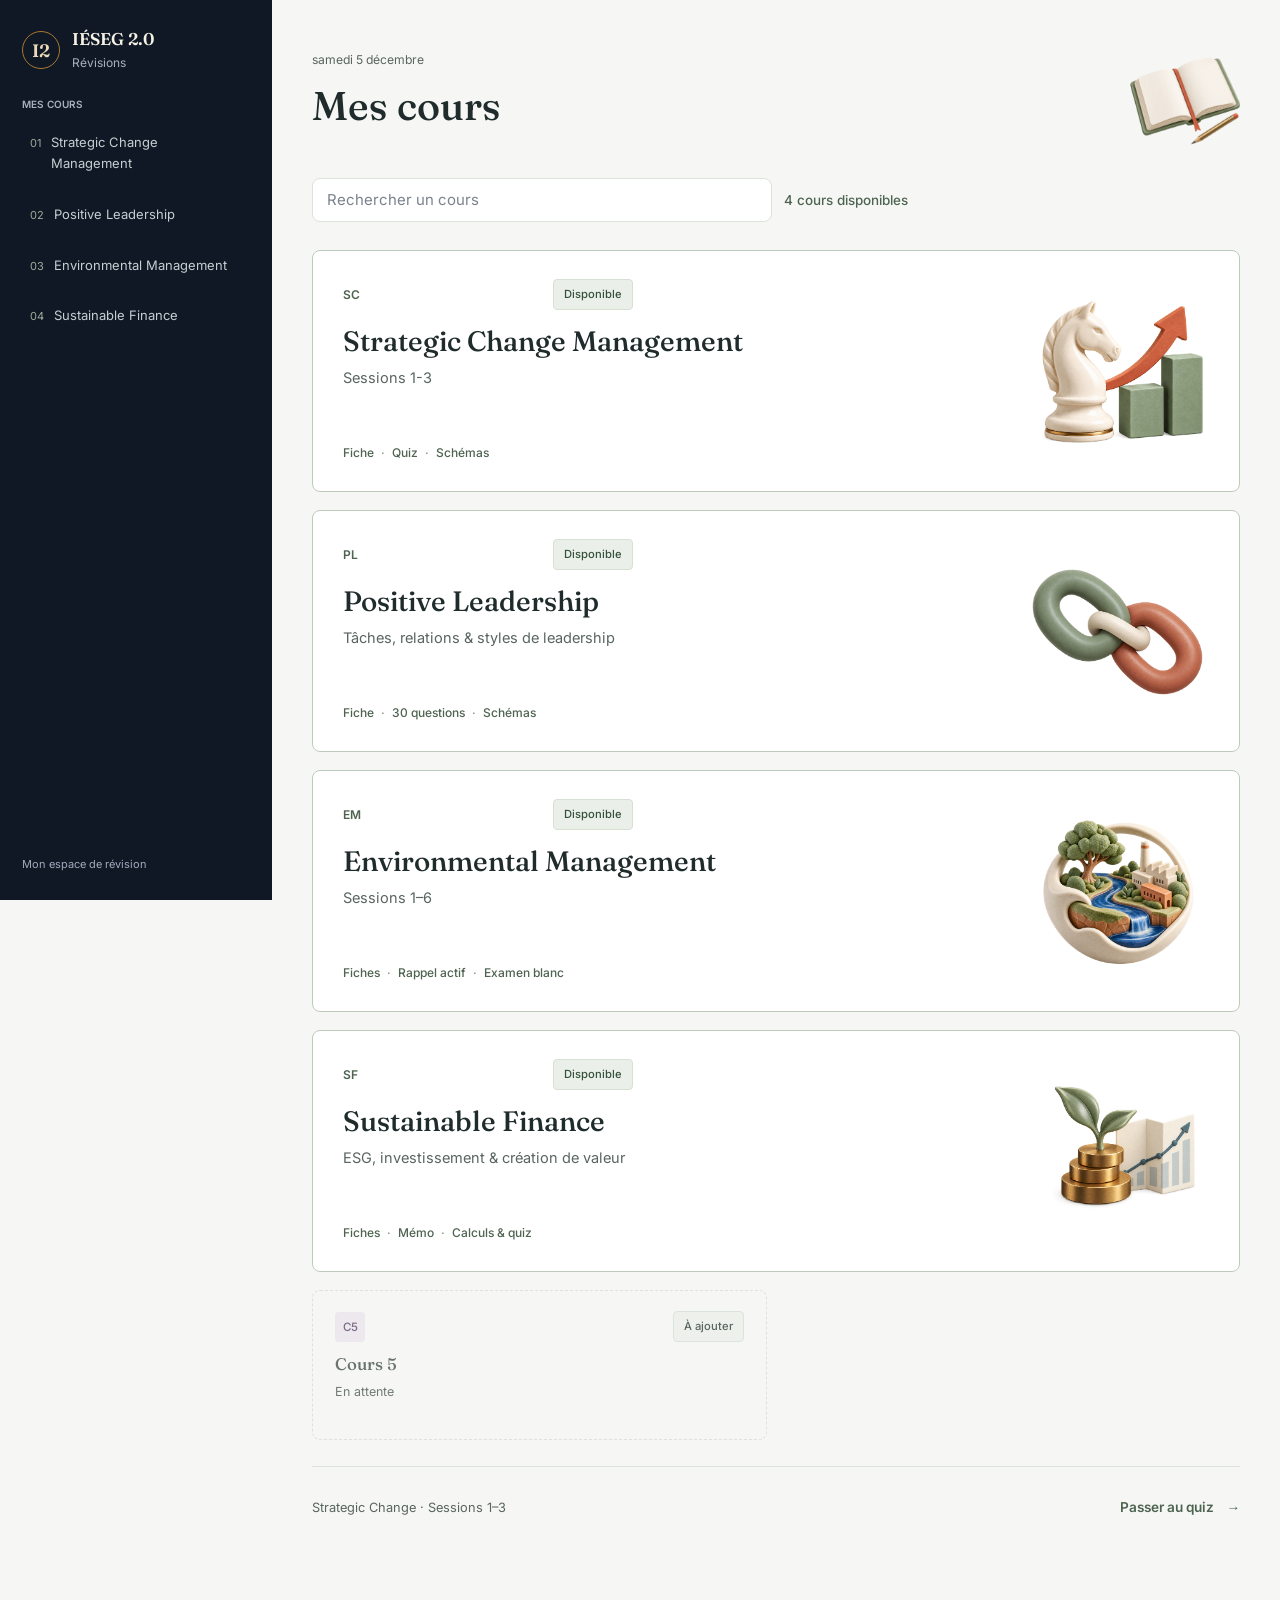
<file: index.html>
<!DOCTYPE html>
<html lang="fr">
<head>
<meta charset="UTF-8">
<meta name="viewport" content="width=device-width, initial-scale=1.0">
<title>IÉSEG 2.0</title>
<link rel="preconnect" href="https://fonts.googleapis.com">
<link rel="preconnect" href="https://fonts.gstatic.com" crossorigin>
<link href="https://fonts.googleapis.com/css2?family=Fraunces:opsz,wght@9..144,400;9..144,500;9..144,600;9..144,700&amp;family=Inter:wght@400;500;600;700;800&amp;display=swap" rel="stylesheet">
<style>
:root{
  --paper:#F5F2E8;
  --paper-deep:#ECE5D3;
  --card:#FFFDF8;
  --ink:#20242B;
  --ink-soft:#4A4F58;
  --navy:#101826;
  --navy-soft:#1B2739;
  --brass:#A9782E;
  --brass-deep:#8A611F;
  --brass-tint:#EBDBB8;
  --sage:#4E6350;
  --red:#9C4B3E;
  --green:#3E7355;
  --line:#DED4B9;
  --line-soft:#E9E2CD;
  --radius:8px;
  --shadow:0 1px 2px rgba(16,24,38,.04), 0 8px 24px rgba(16,24,38,.06);
}
*{box-sizing:border-box;}
html{scroll-behavior:smooth;}
body{
  margin:0;
  background:var(--paper);
  color:var(--ink);
  font-family:'Inter',sans-serif;
  font-size:16px;
  line-height:1.55;
  -webkit-font-smoothing:antialiased;
}
a{color:inherit;}
:focus-visible{outline:2px solid var(--brass); outline-offset:2px;}
.shell{display:flex; min-height:100vh;}
.sidebar{
  width:272px;
  flex-shrink:0;
  background:var(--navy);
  color:#EDE7D6;
  position:fixed;
  top:0;
  left:0;
  bottom:0;
  padding:28px 22px;
  display:flex;
  flex-direction:column;
  border-right:1px solid rgba(255,255,255,.06);
}
.brand{
  display:flex;
  align-items:center;
  gap:12px;
  text-decoration:none;
  margin-bottom:28px;
}
.brand-mark{
  width:38px;
  height:38px;
  border-radius:50%;
  border:1.5px solid var(--brass);
  color:var(--brass-tint);
  display:grid;
  place-items:center;
  font-family:'Fraunces',serif;
  font-weight:700;
}
.brand-text{
  font-family:'Fraunces',serif;
  color:#F5F1E4;
  line-height:1.25;
}
.brand-text b{
  display:block;
  font-size:1.02rem;
  font-weight:600;
}
.brand-text span{
  display:block;
  color:#9AA3B5;
  font-family:'Inter',sans-serif;
  font-size:.72rem;
  letter-spacing:.03em;
}
.side-label{
  color:#6C7690;
  font-size:.68rem;
  font-weight:700;
  letter-spacing:.09em;
  margin:8px 4px 7px;
  text-transform:uppercase;
}
.side-list{
  display:flex;
  flex-direction:column;
  gap:2px;
}
.side-list a,.side-list span{
  color:#C7CBD6;
  text-decoration:none;
  font-size:.89rem;
  font-weight:500;
  padding:10px 12px;
  border-radius:8px;
  display:flex;
  align-items:center;
  gap:10px;
}
.side-list a:hover{
  background:rgba(255,255,255,.05);
  color:#F2EEE0;
}
.side-list a.active{
  background:rgba(169,120,46,.16);
  color:#F5EFDD;
}
.dot{
  width:6px;
  height:6px;
  border-radius:50%;
  background:#4A5468;
  flex-shrink:0;
}
.active .dot{background:var(--brass); transform:scale(1.35);}
.sidebar-foot{
  margin-top:auto;
  padding-top:18px;
  border-top:1px solid rgba(255,255,255,.08);
  color:#7A8396;
  font-size:.74rem;
}
.main{
  margin-left:272px;
  width:calc(100% - 272px);
  min-height:100vh;
}
.topbar{
  padding:34px 56px 0;
  max-width:1180px;
}
h1,h2{
  margin:0;
  color:var(--navy);
  font-family:'Fraunces',serif;
  font-weight:600;
  line-height:1.12;
  letter-spacing:0;
}
h1{font-size:2.25rem;}
.tools{
  margin-top:24px;
  display:flex;
  align-items:center;
  gap:12px;
  flex-wrap:wrap;
}
.search{
  width:min(460px,100%);
  min-height:44px;
  border:1px solid var(--line);
  border-radius:8px;
  background:var(--card);
  color:var(--ink);
  padding:0 14px;
  font:inherit;
  box-shadow:var(--shadow);
}
.search::placeholder{color:#7B828D;}
.course-count{
  color:var(--brass-deep);
  font-size:.84rem;
  font-weight:700;
}
.course-section{
  padding:34px 56px 64px;
  max-width:1180px;
}
.course-grid{
  display:grid;
  grid-template-columns:repeat(3,minmax(0,1fr));
  gap:16px;
}
.course{
  min-height:218px;
  background:var(--card);
  border:1px solid var(--line);
  border-radius:var(--radius);
  padding:20px 22px;
  text-decoration:none;
  color:var(--ink);
  display:flex;
  flex-direction:column;
  box-shadow:var(--shadow);
  transition:transform .15s ease, border-color .15s ease, box-shadow .15s ease;
}
.course:hover{
  transform:translateY(-2px);
  border-color:var(--brass);
  box-shadow:0 14px 32px rgba(16,24,38,.09);
}
.course.empty{
  pointer-events:none;
  background:rgba(255,253,248,.58);
  box-shadow:none;
}
.course-top{
  display:flex;
  align-items:flex-start;
  justify-content:space-between;
  gap:14px;
  margin-bottom:18px;
}
.course-code{
  width:44px;
  height:44px;
  border-radius:8px;
  display:grid;
  place-items:center;
  background:var(--navy);
  color:#F5EFDD;
  font-family:'Fraunces',serif;
  font-weight:700;
}
.course:nth-child(2) .course-code{background:var(--brass);}
.course:nth-child(3) .course-code{background:var(--sage);}
.course:nth-child(4) .course-code{background:var(--red);}
.course:nth-child(5) .course-code{background:var(--green);}
.badge{
  border:1px solid var(--line);
  border-radius:999px;
  padding:5px 10px;
  color:var(--ink-soft);
  background:var(--paper-deep);
  font-size:.73rem;
  font-weight:700;
}
.badge.ready{
  background:var(--brass);
  border-color:var(--brass);
  color:#fff;
}
.course h2{
  font-size:1.26rem;
  margin-bottom:7px;
}
.course p{
  margin:0;
  color:var(--ink-soft);
  font-size:.91rem;
}
.chips{
  display:flex;
  gap:7px;
  flex-wrap:wrap;
  margin-top:auto;
  padding-top:20px;
}
.chips span{
  border:1px solid var(--line-soft);
  border-radius:999px;
  color:var(--ink-soft);
  background:var(--paper);
  padding:5px 9px;
  font-size:.73rem;
  font-weight:700;
}
.course.empty h2,.course.empty p{color:#888071;}
.empty-state{
  display:none;
  margin-top:18px;
  padding:18px 20px;
  border:1px solid var(--line);
  border-radius:var(--radius);
  background:var(--card);
  color:var(--ink-soft);
  box-shadow:var(--shadow);
}
.empty-state.show{display:block;}
@media (max-width:960px){
  .sidebar{
    position:static;
    width:100%;
    min-height:auto;
    padding:22px;
  }
  .shell{display:block;}
  .main{
    margin-left:0;
    width:100%;
  }
  .sidebar-foot{display:none;}
  .topbar,.course-section{padding-left:24px; padding-right:24px;}
  .course-grid{grid-template-columns:repeat(2,minmax(0,1fr));}
}
@media (max-width:620px){
  .side-list{display:grid; grid-template-columns:1fr 1fr;}
  .topbar{padding-top:28px;}
  h1{font-size:1.85rem;}
  .course-grid{grid-template-columns:1fr;}
}
</style>
<style>
/* Shared typography stays aligned with the revision sheet. */
:root{--paper:#F6F7F5;--paper-deep:#EAF0E9;--line:#DCE2DC;--line-soft:#E6EAE5;}
[hidden]{display:none!important;}
.side-list>.active{border-left:2px solid #A7BC9E;}
.side-list>a,.side-list>span{transition:background .2s,color .2s;}
.side-list .dot{padding:0;display:block;}
.side-list>span{opacity:.5;}
.sidebar-foot{color:#A7B0BC;}
.topbar{padding-top:44px;}
.heading-row{display:flex;align-items:center;justify-content:space-between;gap:20px;}
.heading-copy{min-width:0;}
.today{display:block;font-size:.76rem;color:var(--ink-soft);margin-bottom:12px;}
.header-art{width:112px;height:112px;object-fit:contain;animation:welcome-art .85s ease-out both;}
.tools{margin-top:22px;}
.search{box-shadow:none;transition:border-color .2s,box-shadow .2s;}
.search:focus{border-color:var(--sage);box-shadow:0 0 0 3px #4E635014;outline:none;}
.course-count{color:var(--sage);font-weight:500;}
.course-section{padding-top:28px;}
.course-grid{grid-template-columns:repeat(2,minmax(0,1fr));gap:18px;}
.course{position:relative;overflow:hidden;min-height:208px;box-shadow:none;animation:arrive .55s ease-out backwards;transition:transform .25s ease,box-shadow .25s ease,border-color .25s ease;}
.course:nth-child(2){animation-delay:.07s;}
.course:nth-child(3){animation-delay:.14s;}
.course:nth-child(4){animation-delay:.21s;}
.course:nth-child(5){animation-delay:.28s;}
.course.featured{grid-column:1/-1;min-height:242px;padding:28px 30px;border-color:#BDCBBA;}
.featured .course-top{margin-bottom:15px;max-width:290px;align-items:center;}
.featured h2{font-size:1.6rem;max-width:410px;}
.featured h2,.featured p,.featured .chips{position:relative;margin-right:210px;}
.course.featured .course-code{width:auto;height:auto;background:none;color:var(--sage);font:600 .75rem 'Inter',sans-serif;}
.course-art{position:absolute;right:22px;top:18px;width:200px;height:200px;object-fit:contain;transition:transform .45s ease;}
.badge{border-radius:4px;font-weight:500;font-size:.7rem;}
.badge.ready{background:#EAF0E9;color:#36503C;border-color:#D7E1D3;}
.chips span{border:0;padding:0;background:none;color:var(--sage);font-size:.75rem;font-weight:500;}
.chips span+span::before{content:'·';margin-right:7px;color:#899485;}
.course.empty{min-height:150px;background:transparent;border-style:dashed;}
.course.empty .course-code{width:30px;height:30px;background:#E7ECE6;color:#667861;font:500 .72rem 'Inter',sans-serif;border-radius:4px;}
.course.empty:nth-child(3) .course-code{background:#F0E5E0;color:#916654;}
.course.empty:nth-child(4) .course-code{background:#E4EBEE;color:#5E7780;}
.course.empty:nth-child(5) .course-code{background:#ECE8EE;color:#7D6984;}
.course.empty .course-top{margin-bottom:12px;align-items:center;}
.course.empty h2{font-size:1.05rem;color:#697369;}
.course.empty p{font-size:.78rem;color:#727970;}
.course.empty .chips{display:none;}
.quick-access{display:flex;align-items:center;justify-content:space-between;gap:16px;margin-top:26px;padding:20px 0;border-top:1px solid var(--line);animation:arrive .55s .3s ease-out backwards;}
.quick-access p{margin:0;font-size:.8rem;color:var(--ink-soft);}
.quick-access a{display:inline-flex;align-items:center;gap:12px;font-size:.85rem;font-weight:600;text-decoration:none;color:var(--sage);padding:9px 0;}
.arrow{display:inline-block;font-family:Arial,sans-serif;transition:transform .2s;}
.quick-access a:hover .arrow{transform:translateX(4px);}
@media(hover:hover){
  .course.featured:hover{transform:translateY(-4px);border-color:#90A58A;box-shadow:0 12px 28px #263D3010;}
  .featured:hover .course-art{transform:translateY(-5px) rotate(-3deg);}
  .header-art:hover{transform:rotate(5deg);transition:transform .35s;}
}
@keyframes arrive{from{opacity:0;transform:translateY(14px);}to{opacity:1;transform:translateY(0);}}
@keyframes welcome-art{from{opacity:0;transform:translateY(8px) rotate(-8deg);}to{opacity:1;transform:translateY(0) rotate(0);}}
@media(max-width:960px){
  .sidebar{padding:20px 24px;}
  .brand{margin-bottom:12px;}
  .side-label,.side-list>span{display:none;}
  .side-list{display:flex;flex-direction:row;flex-wrap:wrap;}
  .side-list>a{padding:8px 12px;}
  .topbar{padding-top:26px;}
}
@media(max-width:620px){
  .header-art{width:80px;height:80px;}
  .course-grid{grid-template-columns:repeat(2,minmax(0,1fr));gap:12px;}
  .course.featured{padding:22px;min-height:310px;}
  .featured h2{font-size:1.35rem;max-width:230px;}
  .featured h2,.featured p,.featured .chips{margin-right:0;}
  .featured .course-top{margin-bottom:100px;}
  .course-art{width:112px;height:112px;top:39px;right:18px;}
  .course.empty{padding:16px 12px;min-height:154px;}
  .course.empty .course-top{gap:5px;flex-wrap:wrap;}
  .badge{padding:4px 6px;}
  .quick-access{align-items:flex-start;flex-direction:column;gap:2px;}
  .course-count{font-size:.76rem;}
}
@media(prefers-reduced-motion:reduce){
  html{scroll-behavior:auto;}
  *,*::before,*::after{animation:none!important;transition:none!important;}
  .course.featured:hover,.featured:hover .course-art,.header-art:hover{transform:none;}
}
</style>
<link rel="stylesheet" href="./assets/study-ui.css">
<script src="./assets/lucide.min.js" defer></script>
<script src="./assets/study-ui.js?v=finance-1" defer></script>
</head>
<body>
<div class="shell">
  <aside class="sidebar">
    <a class="brand" href="./index.html" aria-label="Accueil">
      <div class="brand-mark">I2</div>
      <div class="brand-text"><b>IÉSEG 2.0</b><span>Révisions</span></div>
    </a>
    <div class="side-label">Cours</div>
    <nav class="side-list" aria-label="Cours">
      <a class="active" href="./revision-strategic-change-management.html"><span class="dot"></span>Strategic Change</a>
      <a href="./revision-positive-leadership.html"><span class="dot"></span>Positive Leadership</a>
      <a href="./revision-environmental-management.html"><span class="dot"></span>Environmental Management</a>
      <span><span class="dot"></span>Cours 4</span>
      <span><span class="dot"></span>Cours 5</span>
    </nav>
    <div class="sidebar-foot">Mon espace de révision</div>
  </aside>

  <main class="main">
    <header class="topbar">
      <div class="heading-row">
        <div class="heading-copy"><time class="today" id="today"></time><h1>Mes cours</h1></div>
        <img class="header-art" src="./assets/notebook-transparent.png" alt="" width="112" height="112">
      </div>
      <div class="tools">
        <input class="search" id="courseSearch" type="search" placeholder="Rechercher un cours" aria-label="Rechercher un cours">
        <div class="course-count" id="courseCount" aria-live="polite">4 cours disponibles</div>
      </div>
    </header>

    <section class="course-section">
      <div class="course-grid" id="courseGrid" aria-label="Liste des cours">
        <a class="course featured" href="./revision-strategic-change-management.html" data-course="strategic change management strategie changement business model temporalite">
          <img class="course-art" src="./assets/strategy-transparent.png" alt="" width="200" height="200" fetchpriority="high">
          <div class="course-top">
            <div class="course-code">SC</div>
            <span class="badge ready">Disponible</span>
          </div>
          <h2>Strategic Change Management</h2>
          <p>Sessions 1-3</p>
          <div class="chips">
            <span>Fiche</span>
            <span>Quiz</span>
            <span>Schémas</span>
          </div>
        </a>

        <a class="course featured" href="./revision-positive-leadership.html" data-course="positive leadership relationnel confiance motivation emotions styles taches">
          <img class="course-art" src="./assets/leadership-transparent.png" alt="" width="200" height="200">
          <div class="course-top">
            <div class="course-code">PL</div>
            <span class="badge ready">Disponible</span>
          </div>
          <h2>Positive Leadership</h2>
          <p>Tâches, relations &amp; styles de leadership</p>
          <div class="chips"><span>Fiche</span><span>30 questions</span><span>Schémas</span></div>
        </a>

        <a class="course featured" href="./revision-environmental-management.html" data-course="environmental environnemental environnement management biodiversite carbone climat ecologie circularite">
          <img class="course-art" src="./assets/environmental-transparent.png" alt="" width="200" height="200">
          <div class="course-top"><div class="course-code">EM</div><span class="badge ready">Disponible</span></div>
          <h2>Environmental Management</h2>
          <p>Sessions 1–6</p>
          <div class="chips"><span>Fiches</span><span>Rappel actif</span><span>Examen blanc</span></div>
        </a>

        <a class="course featured" href="./revision-sustainable-finance.html" data-course="sustainable finance corporate durable esg npv ipv wacc investissement reporting stewardship">
          <img class="course-art" src="./assets/finance-transparent.png" alt="" width="200" height="200">
          <div class="course-top"><div class="course-code">SF</div><span class="badge ready">Disponible</span></div>
          <h2>Sustainable Finance</h2>
          <p>ESG, investissement &amp; création de valeur</p>
          <div class="chips"><span>Fiches</span><span>Mémo</span><span>Calculs &amp; quiz</span></div>
        </a>

        <article class="course empty">
          <div class="course-top">
            <div class="course-code">C5</div>
            <span class="badge">À ajouter</span>
          </div>
          <h2>Cours 5</h2>
          <p>En attente</p>
          <div class="chips"><span>Vide</span></div>
        </article>
      </div>
      <div class="empty-state" id="emptyState">Aucun cours trouvé.</div>
      <div class="quick-access" id="quickAccess">
        <p>Strategic Change · Sessions 1–3</p>
        <a href="./revision-strategic-change-management.html#quiz">Passer au quiz <span class="arrow" aria-hidden="true">→</span></a>
      </div>
    </section>
  </main>
</div>

<script>
const search = document.getElementById('courseSearch');
const courses = [...document.querySelectorAll('.course')];
const emptyState = document.getElementById('emptyState');
const courseCount = document.getElementById('courseCount');
const today = document.getElementById('today');
const now = new Date();
today.dateTime = `${now.getFullYear()}-${String(now.getMonth()+1).padStart(2,'0')}-${String(now.getDate()).padStart(2,'0')}`;
today.textContent = new Intl.DateTimeFormat('fr-FR',{weekday:'long',day:'numeric',month:'long'}).format(now);
const normalize = value => value.normalize('NFD').replace(/[\u0300-\u036f]/g,'').toLowerCase();

function updateCourses(){
  const query = normalize(search.value.trim());
  let visibleReady = 0;
  let visibleTotal = 0;
  courses.forEach(course => {
    const haystack = normalize(`${course.textContent} ${course.dataset.course || ''}`);
    const matches = !query || haystack.includes(query);
    course.hidden = !matches;
    if(matches) visibleTotal++;
    if(matches && !course.classList.contains('empty')) visibleReady++;
  });
  emptyState.classList.toggle('show', visibleTotal === 0);
  document.getElementById('quickAccess').hidden = courses[0].hidden;
  courseCount.textContent = visibleReady === 1 ? '1 cours disponible' : `${visibleReady} cours disponibles`;
}

search.addEventListener('input', updateCourses);
</script>
</body>
</html>
</file>
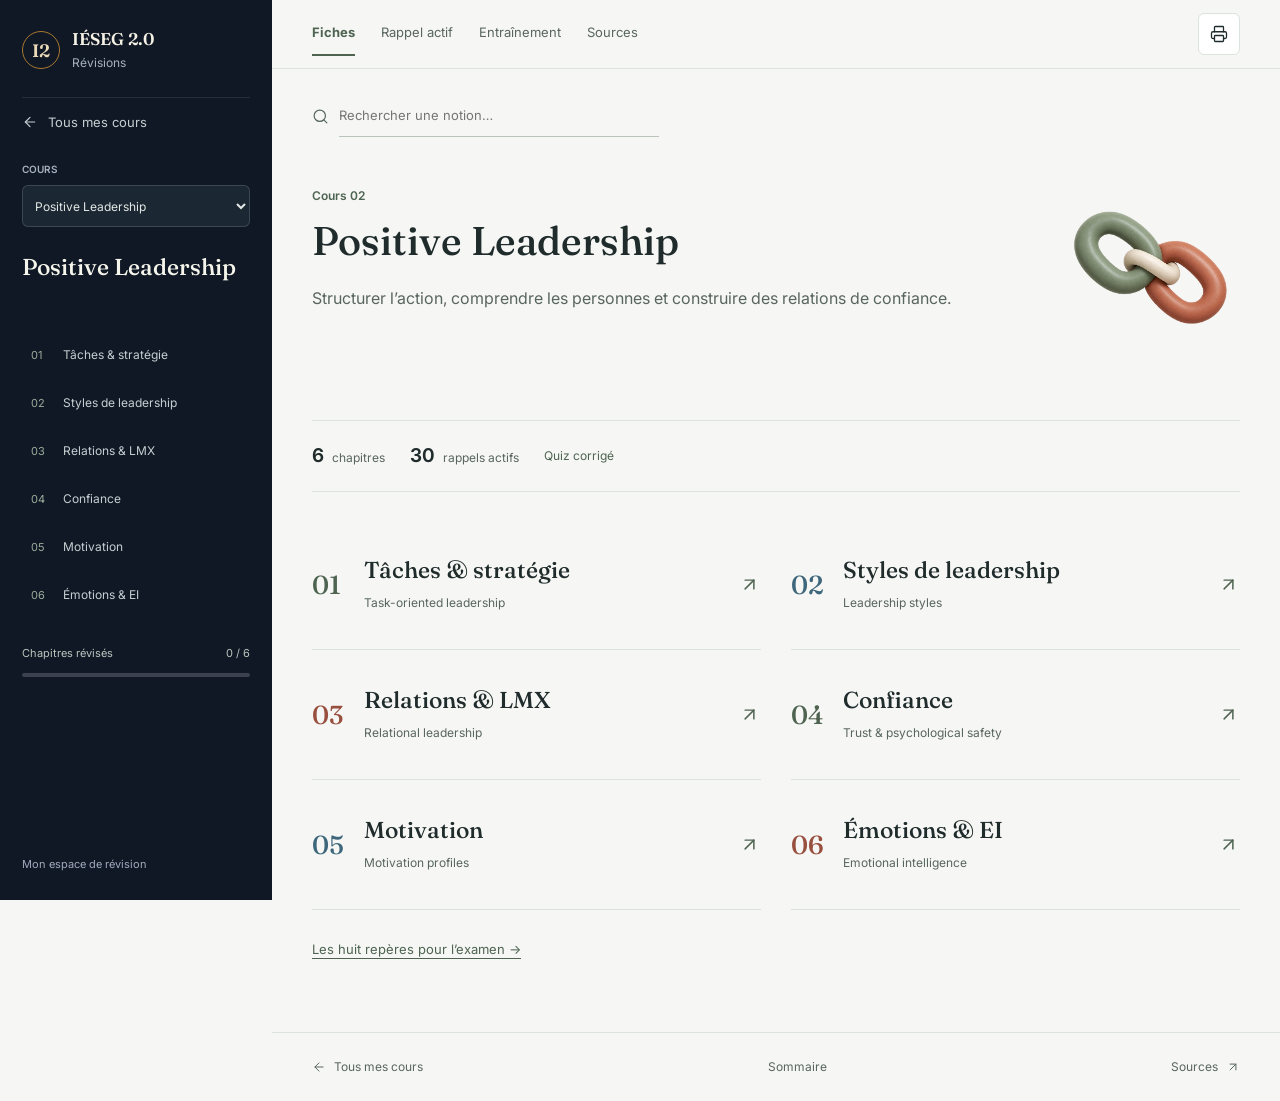
<file: revision-positive-leadership.html>
<!DOCTYPE html>
<html lang="fr">
<head>
<meta charset="UTF-8">
<meta name="viewport" content="width=device-width, initial-scale=1.0">
<title>Positive Leadership · IÉSEG 2.0</title>
<link rel="preconnect" href="https://fonts.googleapis.com">
<link rel="preconnect" href="https://fonts.gstatic.com" crossorigin>
<link href="https://fonts.googleapis.com/css2?family=Fraunces:opsz,wght@9..144,400;9..144,500;9..144,600;9..144,700&amp;family=Inter:wght@400;500;600;700&amp;display=swap" rel="stylesheet">
<link rel="stylesheet" href="./assets/positive-leadership.css">
<script src="./assets/positive-leadership.js" defer></script>
<link rel="stylesheet" href="./assets/study-ui.css">
<script src="./assets/lucide.min.js" defer></script>
<script src="./assets/study-ui.js?v=finance-1" defer></script>
</head>
<body>
<aside class="sidebar">
  <a class="brand" href="./index.html"><span class="brand-mark">I2</span><span><b>Positive Leadership</b><small>Fiche de révision</small></span></a>
  <a class="home-link" href="./index.html">← Accueil</a>
  <nav aria-label="Sommaire">
    <a href="#overview">Vue d’ensemble</a>
    <span class="nav-label">Comprendre</span>
    <a href="#task">01 · Tâches &amp; stratégie</a>
    <a href="#styles">02 · Styles de leadership</a>
    <a href="#lmx">03 · Relations &amp; LMX</a>
    <a href="#trust">04 · Confiance</a>
    <a href="#motivation">05 · Motivation</a>
    <a href="#emotions">06 · Émotions &amp; EI</a>
    <span class="nav-label">Préparer</span>
    <a href="#recap">L’essentiel</a>
    <a href="#quiz">Quiz &amp; cas pratiques</a>
    <a href="#sources">Supports du cours</a>
  </nav>
  <div class="side-foot">IÉSEG 2.0<br>Positive Leadership</div>
</aside>
<main>
  <div class="mobile-nav"><select id="sectionSelect" aria-label="Aller à une section"><option value="overview">Vue d’ensemble</option><option value="task">Tâches &amp; stratégie</option><option value="styles">Styles de leadership</option><option value="lmx">Relations &amp; LMX</option><option value="trust">Confiance</option><option value="motivation">Motivation</option><option value="emotions">Émotions &amp; EI</option><option value="recap">L’essentiel</option><option value="quiz">Quiz</option><option value="sources">Supports</option></select></div>
  <header class="hero" id="overview">
    <img class="hero-art" src="./assets/leadership-transparent.png" alt="" width="160" height="160">
    <div class="hero-copy"><div class="eyebrow">Cours 02 · Positive Leadership</div><h1>Positive Leadership</h1><p class="lede">Structurer l’action, comprendre les personnes et construire des relations de confiance.</p></div>
    <div class="hero-links"><a href="#task">6 thèmes</a><a href="#recap">8 repères clés</a><a href="#quiz">30 questions</a></div>
  </header>

  <section class="section" id="task">
    <div class="kicker">01 · Task-oriented leadership</div><h2>Tâches, équipes &amp; stratégie</h2>
    <p class="source"><a href="./sources/positive-leadership/task-oriented.pptx">Support PowerPoint</a> · diapos 3–8 et 17–25</p>
    <p class="section-intro">Le leadership orienté tâches organise les conditions de l’action : objectifs, décisions, temps, rôles et exécution de la stratégie.</p>
    <div class="four">
      <div class="concept"><span class="big-word">What?</span><h4>Tâches</h4><p>Que faut-il accomplir ? Définir des objectifs réalistes et faire avancer le travail.</p></div>
      <div class="concept terra"><span class="big-word">Who?</span><h4>Relations</h4><p>Avec qui ? Comprendre les personnes et construire des liens.</p></div>
      <div class="concept blue"><span class="big-word">How?</span><h4>Éthique</h4><p>Comment agir ? Considérer l’impact de ses décisions et le long terme.</p></div>
      <div class="concept gold"><span class="big-word">Why?</span><h4>Changement</h4><p>Pourquoi évoluer ? Donner une direction et répondre à la complexité.</p></div>
    </div>
    <h3>Manager et leader : deux fonctions complémentaires</h3>
    <div class="table-scroll"><table class="comparison"><thead><tr><th>Management</th><th>Leadership</th></tr></thead><tbody><tr><td>Faire les choses correctement</td><td>Faire les bonnes choses</td></tr><tr><td>Planifier, budgéter, organiser, recruter</td><td>Porter une vision et aligner les personnes</td></tr><tr><td>Structurer les processus, contrôler et résoudre les problèmes</td><td>Motiver, inspirer et produire du changement</td></tr><tr><td>Ordre, prévisibilité, résultats attendus</td><td>Direction, idées nouvelles, évolution</td></tr></tbody></table></div>
    <div class="note"><b>Piège :</b> le support parle d’une « fausse opposition ». Une même personne peut exercer les deux fonctions ; un titre de manager ne garantit pas à lui seul une capacité d’influence.</div>
    <h3>Trois niveaux d’action</h3>
    <figure><div class="flow"><div class="step"><b>Soi · Self</b><span>Temps, priorités, décisions, résolution de problèmes, maîtrise des biais.</span></div><div class="step"><b>Équipe · Team</b><span>Déléguer, clarifier les rôles, fixer des objectifs collectifs et communiquer.</span></div><div class="step"><b>Organisation</b><span>Planifier, communiquer et mettre en œuvre la stratégie.</span></div></div><figcaption>Trois échelles complémentaires, pas trois étapes obligatoires. PPT, diapos 7–8 et 19–23.</figcaption></figure>
    <p><b>Personal ecology :</b> le support relie l’autogestion à ses ressources personnelles : temps, sommeil, alimentation, santé physique et émotionnelle, exercice, relations et sens. L’idée est de préserver sa capacité à agir.</p>
    <h3>Comprendre le passage à l’action</h3>
    <figure><div class="flow"><div class="step"><b>Attitude + normes + contrôle perçu</b><span>Est-ce que je veux le faire ? Les autres m’y encouragent-ils ? Est-ce que je m’en sens capable ?</span></div><div class="step"><b>Intention</b><span>La volonté de poursuivre le comportement.</span></div><div class="step"><b>Comportement</b><span>Le passage à l’action, avec les contraintes rencontrées.</span></div></div><figcaption>Synthèse du schéma de la diapo 21. Le contrôle comportemental perçu prend en compte les capacités ressenties et les obstacles externes.</figcaption></figure>
    <h3>Planification stratégique</h3>
    <figure><div class="flow five"><div class="step"><span class="step-number">1</span><b>Analyser</b><span>Facteurs internes et externes.</span></div><div class="step"><span class="step-number">2</span><b>SWOT</b><span>Forces, faiblesses, opportunités, menaces.</span></div><div class="step"><span class="step-number">3</span><b>Prioriser</b><span>Enjeux à traiter.</span></div><div class="step"><span class="step-number">4</span><b>Planifier l’action</b><span>Plans d’action de haut niveau.</span></div><div class="step"><span class="step-number">5</span><b>Finaliser</b><span>Plan stratégique.</span></div></div><figcaption>Au niveau de l’organisation : cadrer l’analyse initiale, valider les priorités, approuver les plans d’action et allouer les ressources. PPT, diapo 24.</figcaption></figure>
    <h3>Le cas Taj : le leadership par le système</h3>
    <p class="source">PPT · diapos 9–18, cas attribué dans le support à Deshpande &amp; Raina (2011)</p>
    <p>Le cas interroge les comportements du personnel du Taj en situation de crise. Le cours invite à comparer les explications par la culture nationale, celle du secteur et celle de l’entreprise, puis à examiner le système de management.</p>
    <div class="two"><div class="concept"><h4>Alignement vertical</h4><p>Les pratiques de management soutiennent la stratégie et les comportements recherchés.</p></div><div class="concept terra"><h4>Alignement horizontal</h4><p>Recrutement, sélection, formation, organisation du travail, évaluation et récompenses se renforcent mutuellement.</p></div></div>
    <div class="note warning"><b>N = 1 :</b> un seul cas ne suffit pas à prouver une explication générale. Les contre-exemples du support servent à mettre les hypothèses à l’épreuve. La diapo 16 contient aussi des choix à discuter en cours : leurs réponses ne sont pas toutes explicitement indiquées dans le fichier.</div>
  </section>

  <section class="section" id="styles">
    <div class="kicker">02 · Leadership styles</div><h2>Reconnaître les styles de leadership</h2>
    <p class="source"><a href="./sources/positive-leadership/styles.pdf#page=7">Support Leadership</a> · pages PDF 7–31</p>
    <p><b>Leadership :</b> capacité à influencer un groupe vers une vision ou des objectifs. L’influence ne se limite donc pas à l’autorité hiérarchique.</p>
    <figure><div class="flow"><div class="step"><b>Traits · Qui est le leader ?</b><span>Qualités personnelles : extraversion, conscience professionnelle, ouverture. Logique de sélection.</span></div><div class="step"><b>Comportements · Que fait-il ?</b><span>Comportements observables et possibilité de former les leaders.</span></div><div class="step"><b>Contingence · Dans quel contexte ?</b><span>L’efficacité dépend de l’adéquation entre traits, comportements et situation.</span></div></div><figcaption>Repères chronologiques du support : 1910–1968, 1969–1989, puis 1990 et après. Ce sont les périodes de sa frise pédagogique.</figcaption></figure>
    <div class="note"><b>Émergence ≠ efficacité :</b> être perçu comme un leader ne signifie pas nécessairement être efficace. Les « implicit leadership theories » désignent les conceptions que les personnes ont du leader et qui influencent leur jugement.</div>
    <div class="two">
      <details class="style-card" open><summary>Laissez-faire<span>Évitement des responsabilités</span></summary><p>Le responsable évite les décisions et abandonne ses responsabilités.</p><p><b>Indice :</b> un conflit nécessite un arbitrage, mais il refuse de s’en occuper.</p><p><b>À distinguer de :</b> déléguer avec un cadre, qui n’est pas un abandon.</p></details>
      <details class="style-card" open><summary>Transactional<span>Objectifs, rôles, contreparties</span></summary><p>Clarifie les tâches, guide vers des objectifs établis et utilise récompenses, sanctions et interventions si nécessaire.</p><p><b>Indice :</b> « Voici l’objectif et les critères associés à la prime. »</p><p><b>À distinguer de :</b> transformer les aspirations des collaborateurs.</p></details>
      <details class="style-card" open><summary>Transformational<span>Vision et développement</span></summary><p>Amène les collaborateurs à dépasser leurs intérêts personnels au bénéfice de l’organisation.</p><p><b>Les 4 I :</b> Idealized influence, Inspirational motivation, Intellectual stimulation, Individualized consideration.</p><p><b>Indice :</b> une vision commune, des idées questionnées et un accompagnement individuel.</p></details>
      <details class="style-card" open><summary>Charismatic<span>Attribution de qualités extraordinaires</span></summary><p>Les collaborateurs attribuent au leader des capacités exceptionnelles et lui accordent du pouvoir.</p><p><b>Repères :</b> vision partagée, prise de risque personnelle, sensibilité aux besoins et comportements non conventionnels.</p><p><b>Piège :</b> le charisme ne démontre pas à lui seul le développement individualisé propre au transformationnel.</p></details>
      <details class="style-card" open><summary>Leader–Member Exchange<span>Qualité de chaque relation</span></summary><p>Les relations entre le leader et chaque collaborateur varient en qualité : in-group et out-group.</p><p><b>Indice :</b> certains membres reçoivent plus d’attention, d’opportunités ou de confiance.</p></details>
      <details class="style-card" open><summary>Shared leadership<span>Influence distribuée</span></summary><p>Les rôles de leadership se répartissent entre les membres, qui peuvent s’influencer mutuellement.</p><p><b>Indice :</b> la conduite du travail passe d’un membre à l’autre selon leurs contributions et compétences.</p><p><b>Piège :</b> partager le leadership ne signifie pas laisser l’équipe sans soutien.</p></details>
    </div>
    <h3>Les 4 I du transformationnel</h3>
    <div class="four"><div class="concept"><h4>Influence idéalisée</h4><p>Être un modèle auquel les collaborateurs s’identifient.</p></div><div class="concept terra"><h4>Motivation inspirante</h4><p>Donner du sens à l’effort à travers une vision commune.</p></div><div class="concept blue"><h4>Stimulation intellectuelle</h4><p>Encourager les idées nouvelles et la remise en question des habitudes.</p></div><div class="concept gold"><h4>Considération individualisée</h4><p>Prendre en compte les besoins et le développement de chacun.</p></div></div>
  </section>

  <section class="section" id="lmx">
    <div class="kicker">03 · Relational leadership</div><h2>La relation comme point de départ</h2>
    <p class="source"><a href="./sources/positive-leadership/relational.pdf#page=3">Support Relational Leadership</a> · pages 3–7 et 28–30</p>
    <figure><div class="map"><div class="map-end">Relations de qualité<small>Interactions fréquentes, confiance et investissement réciproque.</small></div><div class="map-center"><span>Confiance</span><span>Motivation</span><span>Affects positifs</span></div><div class="map-end">Relations solides &amp; performance<small>L’intelligence émotionnelle du leader soutient cette dynamique.</small></div></div><figcaption>Carte de synthèse du module relationnel. Les effets sur la performance dépendent du mécanisme considéré ; voir la nuance sur les émotions ci-dessous.</figcaption></figure>
    <h3>LMX : une relation différente avec chaque membre</h3>
    <div class="two"><div class="concept"><h4>In-group</h4><span class="en">High-quality relationships</span><p>Interactions fréquentes, confiance mutuelle, échanges et réciprocité.</p><p>Avantages décrits : attention, privilèges, satisfaction, expériences positives, meilleures évaluations et moindre turnover.</p></div><div class="concept terra"><h4>Out-group</h4><span class="en">Formal relationships</span><p>Relations plus formelles, centrées sur les obligations contractuelles et le respect professionnel de base.</p><p>Pas des mêmes bénéfices relationnels supplémentaires.</p></div></div>
    <div class="note"><b>À retenir :</b> leader et collaborateur doivent continuer à investir dans la relation. Le cours associe la qualité relationnelle à la compatibilité et à la performance perçue ; décrire ce mécanisme ne revient pas à recommander le favoritisme.</div>
    <p><b>Lecture d’un cas :</b> repère qui reçoit des informations, de l’attention ou des possibilités de développement, puis examine si la qualité du lien explique ces différences.</p>
  </section>

  <section class="section" id="trust">
    <div class="kicker">04 · Trust &amp; psychological safety</div><h2>Construire la confiance</h2>
    <p class="source"><a href="./sources/positive-leadership/relational.pdf#page=9">Relational, p. 9–14</a> · <a href="./sources/positive-leadership/styles.pdf#page=37">Leadership, p. PDF 37–39</a></p>
    <p>La confiance repose sur des attentes positives envers l’autre dans une relation d’interdépendance. Elle facilite la prise de risque, le partage d’informations, l’entraide et l’efficacité du groupe.</p>
    <div class="three"><div class="concept"><h4>Dispositionnelle</h4><span class="en">Disposition-based trust</span><p>Ma tendance générale à faire confiance, avant de bien connaître cette personne.</p><p>Elle varie selon les individus et les contextes culturels.</p></div><div class="concept blue"><h4>Cognitive</h4><span class="en">Professional / cognition-based trust</span><p>Mon jugement sur ses compétences, sa bienveillance et son intégrité.</p><p>Je m’appuie sur ce que je sais de son comportement.</p></div><div class="concept terra"><h4>Affective</h4><span class="en">Person / affect-based trust</span><p>Les sentiments positifs et le lien émotionnel que j’éprouve envers elle.</p><p>Elle peut compléter les autres bases de confiance.</p></div></div>
    <figure><div class="flow"><div class="step"><b>Nouvelle relation</b><span>La disposition à faire confiance constitue un point de départ.</span></div><div class="step"><b>La plupart des relations</b><span>Les expériences alimentent la confiance cognitive.</span></div><div class="step"><b>Certaines relations</b><span>Une confiance affective peut aussi se développer.</span></div></div><figcaption>Lecture du schéma « Trust over time », p. 12. Il n’implique pas que toute relation atteigne automatiquement le stade affectif.</figcaption></figure>
    <h3>Les trois bases du jugement cognitif</h3>
    <div class="three"><div class="concept"><span class="big-word">Ability</span><h4>Peut-il le faire ?</h4><p>Compétences techniques et interpersonnelles nécessaires.</p></div><div class="concept terra"><span class="big-word">Benevolence</span><h4>Veut-il mon bien ?</h4><p>Attention portée à mes intérêts, soutien et sollicitude.</p></div><div class="concept blue"><span class="big-word">Integrity</span><h4>Est-il cohérent ?</h4><p>Honnêteté et cohérence entre ce qu’il dit et ce qu’il fait.</p></div></div>
    <h3>Cinq comportements du leader</h3>
    <ol><li><b>Constance comportementale :</b> être prévisible dans ses réactions.</li><li><b>Intégrité comportementale :</b> faire correspondre les paroles et les actes.</li><li><b>Partage et délégation du contrôle :</b> donner de l’autonomie.</li><li><b>Communication :</b> exactitude, explications et ouverture.</li><li><b>Manifestation d’intérêt pour autrui :</b> montrer que l’on se soucie des personnes.</li></ol>
    <div class="note warning"><b>Nuance culturelle :</b> le support indique que le partage et la délégation du contrôle ne prédisent pas la confiance de la même manière dans toutes les régions culturelles. Ne pas en faire une recette universelle.</div>
    <h3>La sécurité psychologique</h3>
    <p>Se sentir capable de prendre des <b>risques interpersonnels dans l’équipe</b> sans craindre d’être puni : poser une question, signaler une erreur, proposer une idée qui contredit l’avis dominant.</p>
    <div class="two"><div class="concept"><h4>Confiance</h4><p>« Puis-je compter sur cette personne ? »</p></div><div class="concept blue"><h4>Sécurité psychologique</h4><p>« Puis-je m’exprimer et prendre ce risque dans cette équipe ? »</p></div></div>
    <p>Elle favorise l’expression d’idées, le partage de connaissances et l’engagement. Elle n’implique pas l’absence d’exigence ou de désaccord.</p>
  </section>

  <section class="section" id="motivation">
    <div class="kicker">05 · Motivation</div><h2>Comprendre ce qui met en mouvement</h2>
    <p class="source"><a href="./sources/positive-leadership/relational.pdf#page=16">Relational Leadership</a> · pages 16–19</p>
    <p>La motivation désigne les forces internes et externes qui déclenchent l’effort au travail et en déterminent la direction, l’intensité et la persistance.</p>
    <div class="three"><div class="concept"><h4>Direction</h4><p>Que vais-je faire ?</p></div><div class="concept terra"><h4>Intensité</h4><p>Avec quel niveau d’effort ?</p></div><div class="concept blue"><h4>Persistance</h4><p>Pendant combien de temps ?</p></div></div>
    <h3>Trois motivations qui peuvent coexister</h3>
    <div class="three"><div class="concept"><span class="big-word">IM</span><h4>Intrinsèque</h4><span class="en">Intrinsic motivation</span><p>L’activité elle-même procure du plaisir ou de l’intérêt.</p><p><b>Leviers :</b> défi, contrôle, curiosité, plaisir.</p><p><b>Exemple construit :</b> résoudre un problème parce qu’il est stimulant.</p></div><div class="concept terra"><span class="big-word">EM</span><h4>Extrinsèque</h4><span class="en">Extrinsic motivation</span><p>Obtenir une récompense externe ou éviter une sanction.</p><p><b>Leviers :</b> prime, carrière, statut, reconnaissance externe.</p><p><b>Exemple construit :</b> terminer un projet pour obtenir une promotion.</p></div><div class="concept blue"><span class="big-word">PM</span><h4>Prosociale</h4><span class="en">Prosocial motivation</span><p>Faire bénéficier les autres de son effort.</p><p><b>Leviers :</b> utilité pour autrui, gratitude, désir de rendre ou transmettre l’aide reçue.</p><p><b>Exemple construit :</b> aider un collègue pour faciliter sa prise de poste.</p></div></div>
    <div class="note"><b>Profil, pas étiquette :</b> une personne peut être motivée simultanément par l’intérêt d’une tâche, sa récompense et son utilité sociale. Le profil peut évoluer. Le cours présente PM comme la plus stable et EM comme la moins stable.</div>
    <h3>Conséquences pour le leader</h3>
    <p>Comprendre les motivations de chaque membre aide à attribuer des tâches et rôles adaptés. Une personne à forte IM peut privilégier une mission intéressante même moins rémunérée ; une personne à forte PM peut bénéficier du contact avec les destinataires de son travail.</p>
    <div class="note warning"><b>Motiver ≠ faire un discours inspirant.</b> Il faut agir sur les motifs. Éviter le piège consistant à n’utiliser que les récompenses externes ; cela ne signifie pas que toute récompense est inutile.</div>
  </section>

  <section class="section" id="emotions">
    <div class="kicker">06 · Emotions &amp; emotional intelligence</div><h2>Comprendre les émotions dans l’équipe</h2>
    <p class="source"><a href="./sources/positive-leadership/relational.pdf#page=21">Relational Leadership</a> · pages 21–29</p>
    <div class="two"><div class="concept terra"><h4>Émotion · Emotion</h4><p>Intense et brève, orientée vers quelqu’un ou quelque chose, déclenchée par un événement précis. Souvent accompagnée d’une expression faciale identifiable.</p></div><div class="concept blue"><h4>Humeur · Mood</h4><p>Moins intense et plus durable ; sa cause est souvent moins claire. Généralement sans expression faciale spécifique.</p></div></div>
    <p>Le support illustre six émotions : peur, colère, tristesse, dégoût, joie et surprise.</p>
    <h3>Deux axes pour situer l’affect</h3>
    <figure><p class="axis-label">Activation forte ↑</p><div class="mood-matrix"><div class="mood-cell"><small>DÉSAGRÉABLE · ACTIVATION FORTE</small><strong>Tension, stress</strong><p>Nervosité, contrariété.</p></div><div class="mood-cell"><small>AGRÉABLE · ACTIVATION FORTE</small><strong>Enthousiasme</strong><p>Excitation, énergie.</p></div><div class="mood-cell"><small>DÉSAGRÉABLE · ACTIVATION FAIBLE</small><strong>Tristesse, ennui</strong><p>Abattement, manque d’élan.</p></div><div class="mood-cell"><small>AGRÉABLE · ACTIVATION FAIBLE</small><strong>Calme, sérénité</strong><p>Détente, contentement.</p></div></div><p class="axis-label">Activation faible ↓ · Valence : désagréable ← → agréable</p><figcaption>Relecture en quatre zones du schéma de la p. 23. Une humeur agréable n’est pas nécessairement très énergique.</figcaption></figure>
    <h3>Contagion et mémoire émotionnelles</h3>
    <p>Les interactions avec un leader déclenchent des réactions affectives qui influencent les attentes lors des rencontres suivantes. Le cours souligne que les émotions négatives sont plus contagieuses que les positives.</p>
    <p>La trace émotionnelle peut rester même quand les détails d’une interaction sont oubliés. Un leader doit donc considérer l’effet de son ton et de ses réactions, pas seulement le contenu de ses messages.</p>
    <div class="note warning"><b>Nuance essentielle :</b> le support décrit un lien faible, au mieux, entre émotions positives et performance dans la tâche. Il souligne davantage leurs liens avec les relations, la proactivité et la créativité. « Bonne humeur = performance garantie » serait faux.</div>
    <h3>Intelligence émotionnelle · EI</h3>
    <p>Capacité à comprendre, réguler et gérer ses émotions et celles des autres de façon constructive. Les quatre étapes du support s’appuient les unes sur les autres.</p>
    <div class="ei-grid"><div class="ei-item"><small>01 · SOI / RECONNAÎTRE</small><strong>Self-awareness</strong><p>Identifier ce que je ressens et son influence sur mon comportement.</p></div><div class="ei-item"><small>02 · SOI / RÉGULER</small><strong>Self-management</strong><p>Maîtrise émotionnelle, adaptabilité, transparence et initiative.</p></div><div class="ei-item"><small>03 · AUTRUI / COMPRENDRE</small><strong>Social awareness</strong><p>Comprendre les émotions des autres et la situation relationnelle.</p></div><div class="ei-item"><small>04 · RELATION / AGIR</small><strong>Relationship management</strong><p>Influencer, développer les autres, créer des liens et soutenir la collaboration ou le changement.</p></div></div>
    <div class="note"><b>Application construite :</b> remarquer sa frustration → éviter une réaction impulsive → comprendre l’inquiétude du collègue → formuler un retour précis et constructif.</div>
  </section>

  <section class="section" id="recap">
    <div class="kicker">Mémo</div><h2>Huit repères pour l’examen</h2>
    <div class="two">
      <details class="flashcard"><summary>Manager = leader ?</summary><p>Non : fonctions distinctes mais complémentaires. Une même personne peut organiser le travail et influencer une vision.</p></details>
      <details class="flashcard"><summary>Transactionnel ou transformationnel ?</summary><p>Transactionnel : rôles, objectifs établis, contreparties. Transformationnel : dépassement de l’intérêt personnel, vision et 4 I.</p></details>
      <details class="flashcard"><summary>LMX : quel est l’objet de l’analyse ?</summary><p>La relation entre le leader et chaque membre, dont la qualité varie. L’investissement est réciproque et continu.</p></details>
      <details class="flashcard"><summary>Les trois piliers de la confiance cognitive ?</summary><p>Ability = compétences ; Benevolence = bienveillance ; Integrity = honnêteté et cohérence.</p></details>
      <details class="flashcard"><summary>Confiance ou sécurité psychologique ?</summary><p>Compter sur l’autre / pouvoir prendre un risque interpersonnel dans l’équipe sans peur d’être puni.</p></details>
      <details class="flashcard"><summary>IM, EM et PM ?</summary><p>Intérêt de l’activité / contreparties externes / bénéfice pour autrui. Elles peuvent coexister et évoluer.</p></details>
      <details class="flashcard"><summary>Une émotion est-elle une humeur ?</summary><p>Émotion : événement précis, intensité, brièveté. Humeur : plus durable, moins intense, cause souvent diffuse.</p></details>
      <details class="flashcard"><summary>L’ordre des quatre étapes de l’EI ?</summary><p>Self-awareness → Self-management → Social awareness → Relationship management.</p></details>
    </div>
  </section>

  <section class="section" id="quiz">
    <div class="kicker">Entraînement</div><h2>Quiz &amp; cas pratiques</h2>
    <p class="section-intro">30 questions créées à partir des supports, avec corrigés expliqués. Ce ne sont pas des questions officielles d’examen.</p>
    <div class="quiz-box">
      <div class="quiz-settings"><label for="quizTopic">Thème</label><select id="quizTopic"><option value="all">Tous les thèmes · 30 questions</option value="task">Tâches &amp; stratégie</option><option value="styles">Styles de leadership</option><option value="lmx">Relations &amp; LMX</option><option value="trust">Confiance</option><option value="motivation">Motivation</option><option value="emotions">Émotions &amp; EI</option></select><button class="btn" id="startQuiz" type="button">Commencer</button></div>
      <div id="quizRun" hidden>
        <div class="quiz-meta"><span id="quizPosition"></span><span id="quizScore"></span></div><progress id="quizProgress" max="30" value="0" aria-label="Questions répondues"></progress>
        <h3 class="question" id="quizQuestion" tabindex="-1"></h3>
        <div class="answers" id="quizAnswers" role="group" aria-labelledby="quizQuestion"></div>
        <div class="feedback" id="quizFeedback" aria-live="polite" hidden></div>
        <div class="quiz-actions"><button class="btn" id="nextQuestion" type="button" disabled>Question suivante</button></div>
      </div>
      <div id="quizResult" hidden tabindex="-1"><h3>Résultat</h3><p class="score" id="finalScore"></p><p id="resultMessage"></p><div class="quiz-actions"><button class="btn" id="retryMissed" type="button">Revoir mes erreurs</button><button class="btn secondary" id="restartQuiz" type="button">Recommencer</button></div></div>
    </div>
  </section>

  <section class="section" id="sources">
    <div class="kicker">Références</div><h2>Supports du cours</h2>
    <p class="section-intro">Les trois supports de cours sont conservés avec la fiche. La synthèse est organisée par thèmes : le PDF nommé S1 porte le titre « Module #2: Relational Leadership », tandis que le PowerPoint traite du module orienté tâches.</p>
    <ol class="source-list"><li><a href="./sources/positive-leadership/task-oriented.pptx">Task-oriented Leadership · PowerPoint</a><small>26 diapositives · fichier original : Slideshow Session #1 (2).pptx</small></li><li><a href="./sources/positive-leadership/relational.pdf">Relational Leadership · PDF</a><small>30 pages · fichier original : S1 Course slideshow .pdf</small></li><li><a href="./sources/positive-leadership/styles.pdf">Leadership · Support alternatif</a><small>41 pages PDF · fichier original : S2 Leadership- alternative slideshow.pdf</small></li></ol>
    <p class="source">Les numéros de pages cités correspondent aux pages du PDF, qui peuvent différer des numéros imprimés. Exemples construits et questions d’entraînement ajoutés pour la révision. Les contenus HMM ne figuraient pas dans le dossier fourni.</p>
  </section>
  <footer class="page-foot"><a href="./index.html">← Tous mes cours</a></footer>
</main>
</body>
</html>
</file>
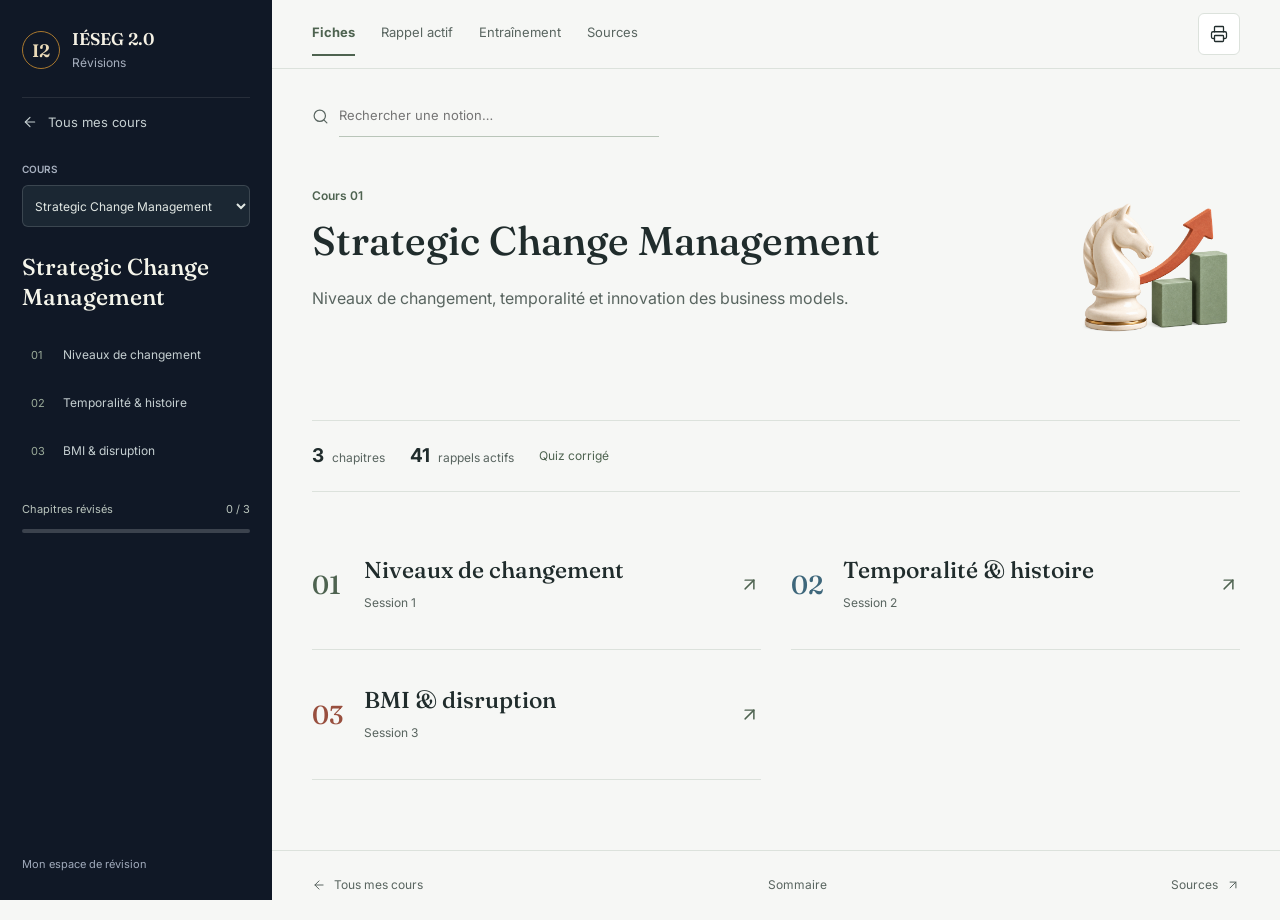
<file: revision-strategic-change-management.html>
<!DOCTYPE html>
<html lang="fr">
<head>
<meta charset="UTF-8">
<meta name="viewport" content="width=device-width, initial-scale=1.0">
<title>Strategic Change Management — Révisions</title>
<link rel="preconnect" href="https://fonts.googleapis.com">
<link rel="preconnect" href="https://fonts.gstatic.com" crossorigin>
<link href="https://fonts.googleapis.com/css2?family=Fraunces:opsz,wght@9..144,400;9..144,500;9..144,600;9..144,700&amp;family=Inter:wght@400;500;600;700;800&amp;display=swap" rel="stylesheet">
<style>
:root{
  --paper:#F5F2E8;
  --paper-deep:#ECE5D3;
  --card:#FFFDF8;
  --ink:#20242B;
  --ink-soft:#4A4F58;
  --navy:#101826;
  --navy-soft:#1B2739;
  --navy-tint:#26364F;
  --brass:#A9782E;
  --brass-deep:#8A611F;
  --brass-tint:#EBDBB8;
  --sage:#4E6350;
  --sage-tint:#DCE5DA;
  --red:#9C4B3E;
  --red-tint:#F2DCD6;
  --green:#3E7355;
  --green-tint:#DCEADF;
  --line:#DED4B9;
  --line-soft:#E9E2CD;
  --radius:8px;
  --shadow: 0 1px 2px rgba(16,24,38,.04), 0 8px 24px rgba(16,24,38,.06);
}
*{box-sizing:border-box;}
html{scroll-behavior:smooth;}
body{
  margin:0;
  background:var(--paper);
  color:var(--ink);
  font-family:'Inter',sans-serif;
  font-size:16px;
  line-height:1.6;
  -webkit-font-smoothing:antialiased;
}
h1,h2,h3,h4{
  font-family:'Fraunces',serif;
  font-weight:600;
  line-height:1.15;
  margin:0 0 .5em 0;
  color:var(--navy);
  letter-spacing:0;
}
p{margin:0 0 1em 0;}
a{color:var(--brass-deep);}
::selection{background:var(--brass-tint);}
button{font-family:inherit;}
:focus-visible{outline:2px solid var(--brass); outline-offset:2px;}

/* ---------- Layout shell ---------- */
.shell{display:flex; min-height:100vh;}

.sidebar{
  width:272px;
  flex-shrink:0;
  background:var(--navy);
  color:#EDE7D6;
  position:fixed;
  top:0; left:0; bottom:0;
  display:flex;
  flex-direction:column;
  padding:28px 22px;
  z-index:50;
  border-right:1px solid rgba(255,255,255,.06);
}
.brand{
  display:flex; align-items:center; gap:12px;
  margin-bottom:30px;
  text-decoration:none;
}
.brand-mark{
  width:38px;height:38px;border-radius:50%;
  border:1.5px solid var(--brass);
  position:relative;
  flex-shrink:0;
}
.brand-mark::before,.brand-mark::after{
  content:"";
  position:absolute;
  background:var(--brass);
  top:50%; left:50%;
  transform-origin:0 0;
  border-radius:2px;
}
.brand-mark::before{ width:9px; height:2px; transform:rotate(-45deg) translateY(-1px);}
.brand-mark::after{ width:6px; height:2px; transform:rotate(70deg) translateY(-1px);}
.brand-text{font-family:'Fraunces',serif; font-size:.98rem; line-height:1.25; color:#F5F1E4;}
.brand-text b{display:block; font-weight:600; font-size:1.02rem;}
.brand-text span{font-size:.72rem; color:#9AA3B5; letter-spacing:.03em;}

.nav{display:flex; flex-direction:column; gap:2px; margin-top:6px;}
.nav a{
  text-decoration:none;
  color:#C7CBD6;
  font-size:.89rem;
  font-weight:500;
  padding:10px 12px;
  border-radius:9px;
  display:flex;
  align-items:center;
  gap:10px;
  transition:background .15s ease, color .15s ease;
}
.nav a .dot{
  width:6px;height:6px;border-radius:50%;
  background:#4A5468;
  flex-shrink:0;
  transition:background .15s ease, transform .15s ease;
}
.nav a:hover{ background:rgba(255,255,255,.05); color:#F2EEE0;}
.nav a.active{ background:rgba(169,120,46,.16); color:#F5EFDD;}
.nav a.active .dot{ background:var(--brass); transform:scale(1.4);}
.home-link{
  text-decoration:none;
  color:#F5EFDD;
  background:rgba(255,255,255,.06);
  border:1px solid rgba(255,255,255,.1);
  border-radius:8px;
  padding:10px 12px;
  display:flex;
  align-items:center;
  gap:10px;
  font-size:.89rem;
  font-weight:700;
  margin-bottom:14px;
}
.home-link:hover{ background:rgba(255,255,255,.1); color:#fff; }
.home-link .dot{ background:var(--brass); }
.nav-group-label{
  font-size:.68rem; text-transform:uppercase; letter-spacing:.09em;
  color:#6C7690; margin:18px 4px 6px; font-weight:600;
}
.sidebar-foot{
  margin-top:auto;
  padding-top:18px;
  border-top:1px solid rgba(255,255,255,.08);
  font-size:.74rem;
  color:#7A83967;
  color:#7A8396;
}

.menu-toggle{
  display:none;
  position:fixed; top:14px; right:14px; z-index:60;
  width:42px; height:42px; border-radius:50%;
  background:var(--navy); border:none; color:#EDE7D6;
  font-size:1.1rem; cursor:pointer;
  box-shadow:var(--shadow);
}

.main{
  margin-left:272px;
  flex:1;
  min-width:0;
}
.section{
  padding:64px 56px;
  max-width:960px;
  border-bottom:1px solid var(--line-soft);
}
.section.tight{padding-top:44px;}
#quiz.section{max-width:1040px;}

/* ---------- Hero ---------- */
.hero{
  background:var(--navy);
  color:#F2EEE0;
  padding:72px 56px 58px;
  position:relative;
  overflow:hidden;
  border-bottom:none;
}
.hero::after{
  content:"";
  position:absolute; right:-120px; top:-120px;
  width:420px; height:420px; border-radius:50%;
  border:1px solid rgba(169,120,46,.25);
  display:none;
}
.hero::before{
  content:"";
  position:absolute; right:-40px; top:-40px;
  width:300px; height:300px; border-radius:50%;
  border:1px solid rgba(169,120,46,.18);
  display:none;
}
.eyebrow{
  font-size:.82rem; color:#B79F73; font-weight:600;
  margin-bottom:14px; letter-spacing:.02em;
}
.hero h1{
  color:#FBF8EF;
  font-size:2.85rem;
  max-width:640px;
  margin-bottom:.28em;
}
.hero p.lede{
  color:#C6CAD6; font-size:1.12rem; max-width:560px; margin-bottom:30px;
}
.hero-stats{ display:flex; gap:38px; flex-wrap:wrap; position:relative; z-index:2;}
.hero-stat b{
  display:block; font-family:'Fraunces',serif; font-size:2rem; color:var(--brass-tint); font-weight:600;
}
.hero-stat span{ font-size:.8rem; color:#9AA3B5;}
.hero-line{
  margin-top:44px; display:flex; align-items:center; gap:0; position:relative; z-index:2;
}
.hero-node{
  display:flex; flex-direction:column; align-items:center; gap:8px; width:120px; text-align:center;
}
.hero-node b{
  width:34px;height:34px;border-radius:50%; background:var(--navy-soft); border:1.5px solid var(--brass);
  display:flex; align-items:center; justify-content:center; font-family:'Fraunces',serif; color:var(--brass-tint); font-size:.95rem;
}
.hero-node span{font-size:.72rem; color:#9AA3B5; line-height:1.3;}
.hero-connector{ flex:1; height:1px; background:linear-gradient(90deg, rgba(169,120,46,.5), rgba(169,120,46,.15)); margin:0 -6px 26px; min-width:20px;}

/* ---------- Typography helpers ---------- */
.kicker{
  font-size:.78rem; font-weight:700; color:var(--brass-deep);
  letter-spacing:.02em; margin-bottom:10px; display:flex; align-items:center; gap:8px;
}
.kicker .num{
  width:22px;height:22px;border-radius:50%; background:var(--brass); color:#fff;
  display:flex; align-items:center; justify-content:center; font-size:.72rem; font-family:'Fraunces',serif;
}
h2.title{ font-size:1.9rem; margin-bottom:.35em;}
h3.sub{ font-size:1.28rem; margin:2.4em 0 .6em; padding-top:.2em;}
h3.sub:first-of-type{margin-top:1.2em;}
.section-intro{ color:var(--ink-soft); font-size:1.02rem; max-width:640px; margin-bottom:1.6em;}

/* ---------- Cards & grids ---------- */
.grid{ display:grid; gap:16px; margin:20px 0;}
.grid-2{ grid-template-columns:repeat(2,1fr);}
.grid-3{ grid-template-columns:repeat(3,1fr);}
.grid-4{ grid-template-columns:repeat(4,1fr);}
.card{
  background:var(--card);
  border:1px solid var(--line);
  border-radius:var(--radius);
  padding:20px 22px;
  box-shadow:var(--shadow);
}
.card h4{ font-size:1.02rem; margin-bottom:.4em; color:var(--navy);}
.card p{ font-size:.92rem; color:var(--ink-soft); margin-bottom:0;}
.card .meta{
  font-size:.72rem; color:var(--brass-deep); font-weight:600; margin-bottom:8px; text-transform:none;
}
.card ul{ margin:6px 0 0; padding-left:18px; font-size:.9rem; color:var(--ink-soft);}
.card ul li{ margin-bottom:4px;}

.pillcard{
  border-left:3px solid var(--brass);
}
.pillcard.sage{border-left-color:var(--sage);}
.pillcard.red{border-left-color:var(--red);}
.pillcard.green{border-left-color:var(--green);}

/* callouts */
.callout{
  background:var(--paper-deep);
  border:1px solid var(--line);
  border-radius:var(--radius);
  padding:22px 24px;
  margin:22px 0;
  position:relative;
}
.callout .tag{
  font-size:.72rem; font-weight:700; text-transform:none; color:var(--brass-deep); margin-bottom:8px; display:block;
}
.callout.case{ background:#FBF8EF; border-color:var(--brass-tint);}
.callout.quote{
  font-family:'Fraunces',serif; font-size:1.15rem; font-style:italic; color:var(--navy);
  border-left:3px solid var(--brass); background:transparent; padding:6px 0 6px 22px; border-radius:0;
}
.callout.quote cite{ display:block; font-family:'Inter',sans-serif; font-style:normal; font-size:.78rem; color:var(--ink-soft); margin-top:8px;}

/* key takeaways */
.takeaways{
  background:var(--navy);
  color:#EDE7D6;
  border-radius:var(--radius);
  padding:26px 28px;
  margin-top:34px;
}
.takeaways h4{ color:#F5EFDD; font-family:'Fraunces',serif; font-size:1.15rem; margin-bottom:14px;}
.takeaways ol{ margin:0; padding-left:20px; display:grid; gap:10px;}
.takeaways li{ font-size:.92rem; color:#C6CAD6;}
.takeaways li b{ color:#F2EEE0; font-weight:600;}

/* tables */
.table-wrap{ overflow-x:auto; margin:18px 0;}
table{ width:100%; border-collapse:collapse; font-size:.9rem; background:var(--card); border-radius:10px; overflow:hidden;}
table th, table td{ text-align:left; padding:11px 14px; border-bottom:1px solid var(--line-soft); vertical-align:top;}
table th{ background:var(--paper-deep); color:var(--navy); font-weight:600; font-size:.82rem;}
table tr:last-child td{border-bottom:none;}

/* flow / process chain */
.flow{ display:flex; align-items:stretch; gap:0; margin:22px 0; flex-wrap:wrap;}
.flow-step{
  background:var(--card); border:1px solid var(--line); border-radius:12px;
  padding:16px 18px; flex:1; min-width:150px; position:relative;
}
.flow-step h5{ font-family:'Fraunces',serif; font-size:.98rem; margin:0 0 6px; color:var(--navy);}
.flow-step p{ font-size:.84rem; color:var(--ink-soft); margin:0;}
.flow-arrow{
  display:flex; align-items:center; justify-content:center; color:var(--brass); font-size:1.2rem; padding:0 8px; flex-shrink:0;
}

/* levels of change nested circles */
.levels-wrap{ display:flex; justify-content:center; margin:32px 0 12px;}
.levels{
  width:340px; height:340px; border-radius:50%;
  border:1.5px dashed var(--brass);
  display:flex; align-items:center; justify-content:center;
  position:relative;
}
.levels span.outer-label{
  position:absolute; top:14px; left:50%; transform:translateX(-50%);
  font-size:.72rem; color:var(--brass-deep); font-weight:600;
}
.lvl{ border-radius:50%; display:flex; align-items:center; justify-content:center; text-align:center;}
.lvl-org{ width:270px; height:270px; background:var(--brass); color:#fff;}
.lvl-group{ width:190px; height:190px; background:var(--sage); color:#fff;}
.lvl-ind{ width:110px; height:110px; background:var(--navy); color:#F5EFDD;}
.lvl b{ font-size:.86rem; font-weight:600; font-family:'Fraunces',serif;}
.lvl-ind b{font-size:.78rem;}

/* ERRC / four-box style 2x2 grids */
.quad{ display:grid; grid-template-columns:1fr 1fr; gap:14px; margin:20px 0;}
.quad .qcard{
  border-radius:12px; padding:18px 20px; border:1.5px solid transparent;
}
.quad .qcard h5{ font-family:'Fraunces',serif; font-size:1rem; margin:0 0 8px;}
.quad .qcard ul{ margin:0; padding-left:18px; font-size:.87rem; color:var(--ink-soft);}
.quad .qcard ul li{margin-bottom:4px;}
.q-eliminate{ background:var(--red-tint); border-color:#E3BFB6;}
.q-eliminate h5{color:var(--red);}
.q-reduce{ background:var(--brass-tint); border-color:#DDBD84;}
.q-reduce h5{color:var(--brass-deep);}
.q-raise{ background:var(--green-tint); border-color:#B9D6C1;}
.q-raise h5{color:var(--green);}
.q-create{ background:var(--sage-tint); border-color:#BFCFC0;}
.q-create h5{color:var(--sage);}
.q-neutral{ background:var(--paper-deep); border-color:var(--line);}
.q-neutral h5{color:var(--navy);}

/* small tags */
.tag-row{ display:flex; flex-wrap:wrap; gap:8px; margin:18px 0;}
.tag{
  background:var(--paper-deep); border:1px solid var(--line); border-radius:20px;
  padding:6px 13px; font-size:.8rem; color:var(--ink-soft);
}

/* references table */
.refs{ margin-top:16px;}
.refs table td:first-child{ font-weight:600; color:var(--navy); white-space:nowrap;}

/* divider */
.divider{ display:flex; align-items:center; gap:14px; margin:46px 0 30px;}
.divider .line{ flex:1; height:1px; background:var(--line);}
.divider span{ font-family:'Fraunces',serif; font-size:1.05rem; color:var(--brass-deep);}

/* ---------- Quiz ---------- */
.quiz-panel{ display:none;}
.quiz-panel.active{ display:block;}
.filters{ display:flex; gap:10px; flex-wrap:wrap; margin:22px 0 8px;}
.filter-btn{
  border:1.5px solid var(--line); background:var(--card); color:var(--ink-soft);
  padding:9px 16px; border-radius:24px; font-size:.86rem; font-weight:600; cursor:pointer;
  transition:all .15s ease;
}
.filter-btn.selected{ background:var(--navy); color:#F2EEE0; border-color:var(--navy);}
.filter-btn:hover:not(.selected){ border-color:var(--brass);}
.start-row{ margin-top:26px; display:flex; align-items:center; gap:18px;}
.btn-primary{
  background:var(--brass); color:#fff; border:none; border-radius:10px;
  padding:14px 28px; font-size:.98rem; font-weight:700; cursor:pointer;
  box-shadow:0 6px 18px rgba(169,120,46,.28);
  transition:transform .12s ease, box-shadow .12s ease;
}
.btn-primary:hover{ transform:translateY(-1px); box-shadow:0 8px 22px rgba(169,120,46,.36);}
.btn-primary:disabled{ opacity:.45; cursor:not-allowed; box-shadow:none; transform:none;}
.btn-secondary{
  background:transparent; border:1.5px solid var(--line); color:var(--navy);
  border-radius:10px; padding:12px 22px; font-weight:600; font-size:.92rem; cursor:pointer;
}
.btn-secondary:hover{ border-color:var(--brass); color:var(--brass-deep);}
.quiz-count-note{ font-size:.86rem; color:var(--ink-soft);}

.qbar{ display:flex; align-items:center; justify-content:space-between; margin-bottom:14px;}
.qbar .qcounter{ font-size:.84rem; color:var(--ink-soft); font-weight:600;}
.qbar .qscore{ font-size:.84rem; color:var(--brass-deep); font-weight:700;}
.progressbar{ height:6px; background:var(--line-soft); border-radius:6px; overflow:hidden; margin-bottom:26px;}
.progressbar > div{ height:100%; background:var(--brass); border-radius:6px; transition:width .25s ease;}

.qcard-box{
  background:var(--card); border:1px solid var(--line); border-radius:var(--radius);
  padding:30px 32px; box-shadow:var(--shadow);
}
.qcard-box .qsession{ font-size:.75rem; font-weight:700; color:var(--brass-deep); margin-bottom:10px; display:block;}
.qcard-box h3{ font-size:1.24rem; margin-bottom:22px; line-height:1.35;}
.options{ display:flex; flex-direction:column; gap:10px;}
.option-btn{
  text-align:left; border:1.5px solid var(--line); background:var(--paper); border-radius:11px;
  padding:14px 16px; font-size:.96rem; color:var(--ink); cursor:pointer;
  display:flex; align-items:center; gap:12px; transition:border-color .12s ease, background .12s ease;
}
.option-btn .letter{
  width:26px;height:26px;border-radius:50%; background:var(--card); border:1.5px solid var(--line);
  display:flex; align-items:center; justify-content:center; font-size:.78rem; font-weight:700; color:var(--ink-soft); flex-shrink:0;
}
.option-btn:hover:not(:disabled){ border-color:var(--brass);}
.option-btn:disabled{ cursor:default;}
.option-btn.correct{ border-color:var(--green); background:var(--green-tint);}
.option-btn.correct .letter{ background:var(--green); border-color:var(--green); color:#fff;}
.option-btn.incorrect{ border-color:var(--red); background:var(--red-tint);}
.option-btn.incorrect .letter{ background:var(--red); border-color:var(--red); color:#fff;}

.explain{
  margin-top:20px; padding:16px 18px; border-radius:10px; font-size:.9rem;
  display:none;
}
.explain.show{ display:block;}
.explain.ok{ background:var(--green-tint); color:#1F4B32;}
.explain.ko{ background:var(--red-tint); color:#5E241A;}
.explain b{display:block; margin-bottom:4px; font-size:.82rem;}

.qfoot{ display:flex; justify-content:flex-end; margin-top:22px;}

.result-hero{ text-align:center; padding:36px 20px 10px;}
.result-hero .score-big{ font-family:'Fraunces',serif; font-size:3.4rem; color:var(--navy);}
.result-hero .score-sub{ color:var(--ink-soft); margin-top:6px; font-size:1rem;}
.result-actions{ display:flex; gap:14px; justify-content:center; margin:26px 0 10px;}
.review-list{ display:grid; gap:12px; margin-top:30px;}
.review-item{ border:1px solid var(--line); border-radius:12px; padding:16px 18px; background:var(--card);}
.review-item.wrong{ border-left:4px solid var(--red);}
.review-item.right{ border-left:4px solid var(--green);}
.review-item .rq{ font-weight:600; margin-bottom:6px; font-size:.94rem;}
.review-item .ra{ font-size:.85rem; color:var(--ink-soft);}
.review-item .ra b{color:var(--navy);}

/* footer of main */
.pagefoot{ padding:34px 56px 64px; color:var(--ink-soft); font-size:.82rem;}

/* ---------- Responsive ---------- */
@media (max-width:980px){
  .grid-3, .grid-4{ grid-template-columns:repeat(2,1fr);}
  .quad{ grid-template-columns:1fr;}
}
@media (max-width:860px){
  .sidebar{ transform:translateX(-100%); transition:transform .2s ease; box-shadow:0 0 40px rgba(0,0,0,.3);}
  .sidebar.open{ transform:translateX(0);}
  .main{ margin-left:0;}
  .menu-toggle{ display:block;}
  .section{ padding:48px 24px;}
  .hero{ padding:96px 24px 56px;}
  .hero h1{ font-size:2.2rem;}
  .grid-2, .grid-3, .grid-4{ grid-template-columns:1fr;}
  .flow{ flex-direction:column;}
  .flow-arrow{ transform:rotate(90deg); padding:6px 0;}
  .levels{ width:280px; height:280px;}
  .lvl-org{ width:220px; height:220px;}
  .lvl-group{ width:150px; height:150px;}
  .lvl-ind{ width:88px; height:88px;}
  .qcard-box{ padding:22px 18px;}
}
</style>
<link rel="stylesheet" href="./assets/study-ui.css">
<script src="./assets/lucide.min.js" defer></script>
<script src="./assets/study-ui.js?v=finance-1" defer></script>
</head>
<body>

<button class="menu-toggle" id="menuToggle" aria-label="Ouvrir le menu">☰</button>

<div class="shell">
  <!-- SIDEBAR -->
  <aside class="sidebar" id="sidebar">
    <a class="brand" href="./index.html" aria-label="Accueil">
      <div class="brand-mark"></div>
      <div class="brand-text"><b>Strategic Change</b><span>Fiche de révision</span></div>
    </a>
    <a class="home-link" href="./index.html">
      <span class="dot"></span>
      Accueil
    </a>
    <nav class="nav" id="nav">
      <a href="#home"><span class="dot"></span>Vue d'ensemble</a>
      <div class="nav-group-label">Stratégie — S1 à S3</div>
      <a href="#s1"><span class="dot"></span>S1 · Niveaux de changement</a>
      <a href="#s2"><span class="dot"></span>S2 · Temporalité</a>
      <a href="#s3"><span class="dot"></span>S3 · BMI &amp; disruption</a>
      <div class="nav-group-label">Entraînement</div>
      <a href="#quiz"><span class="dot"></span>Quiz &amp; auto-évaluation</a>
    </nav>
    <div class="sidebar-foot">IÉSEG — Strategic Change Management<br>Sessions 1, 2 &amp; 3 · Fiche personnelle</div>
  </aside>

  <!-- MAIN -->
  <main class="main">

    <!-- HERO / HOME -->
    <section class="hero" id="home">
      <div class="eyebrow">Révisions QCM · Sessions 1–3</div>
      <h1>Strategic Change Management</h1>
      <p class="lede">Toutes les notions, exemples et cadres des trois premières sessions, réunis pour réviser efficacement — et un quiz pour tester ce qui est vraiment acquis.</p>
      <div class="hero-stats">
        <div class="hero-stat"><b>3</b><span>sessions couvertes</span></div>
        <div class="hero-stat"><b>20+</b><span>cadres &amp; modèles</span></div>
        <div class="hero-stat"><b>41</b><span>questions de quiz</span></div>
      </div>
      <div class="hero-line">
        <div class="hero-node"><b>S1</b><span>Niveaux de changement organisationnel</span></div>
        <div class="hero-connector"></div>
        <div class="hero-node"><b>S2</b><span>Temporalité &amp; histoire</span></div>
        <div class="hero-connector"></div>
        <div class="hero-node"><b>S3</b><span>BMI &amp; disruption stratégique</span></div>
      </div>
    </section>

    <!-- ============================================================ -->
    <!-- SESSION 1 -->
    <!-- ============================================================ -->
    <section class="section" id="s1">
      <div class="kicker"><span class="num">1</span>SESSION 1</div>
      <h2 class="title">Introduction — Niveaux de changement organisationnel</h2>
      <p class="section-intro">Lecture requise : R. Burke WW (2018), <em>Organization Change: Theory and Practice</em>, 5ᵉ éd., Sage — Ch. 6.</p>

      <h3 class="sub">Qu'entend-on par « stratégie » ?</h3>
      <p>La stratégie d'une entreprise s'exprime à travers son <b>positionnement</b>, son <b>ambition</b>, sa <b>culture</b> et son <b>identité</b>. Pour les dirigeants, elle est tournée vers l'avenir : « Comment devons-nous répondre aux défis et opportunités à venir ? » La stratégie n'est pas un plan figé : c'est un ensemble continu de choix sur où investir, quoi offrir, et ce que l'on veut devenir. Ces choix se ramènent à deux questions centrales :</p>
      <div class="grid grid-2">
        <div class="card pillcard"><h4>Où être en concurrence ?</h4><p>Marchés, segments, zones géographiques et partenaires que l'entreprise choisit d'engager.</p></div>
        <div class="card pillcard sage"><h4>Comment être en concurrence ?</h4><p>Différenciation, position de coût, et capacités qui créent un avantage.</p></div>
      </div>
      <div class="grid grid-3">
        <div class="card"><div class="meta">Positionnement</div><p>Espace occupé par rapport aux rivaux — premium vs. valeur, large vs. niche.</p></div>
        <div class="card"><div class="meta">Ambition</div><p>Vision à long terme qui guide les décisions — ce que l'entreprise veut devenir.</p></div>
        <div class="card"><div class="meta">Culture &amp; identité</div><p>Valeurs partagées et façons de travailler qui déterminent l'exécution de la stratégie.</p></div>
      </div>
      <p><b>Hiérarchie de la stratégie</b> — les choix stratégiques se déclinent en cascade sur trois niveaux :</p>
      <div class="flow">
        <div class="flow-step"><h5>Stratégie corporate</h5><p>Dans quels secteurs et marchés être présent.</p></div>
        <div class="flow-arrow">→</div>
        <div class="flow-step"><h5>Stratégie business</h5><p>Comment gagner face aux rivaux sur chaque marché.</p></div>
        <div class="flow-arrow">→</div>
        <div class="flow-step"><h5>Stratégie opérationnelle</h5><p>Processus et ressources qui livrent ce choix.</p></div>
      </div>

      <h3 class="sub">Stratégie et gestion du changement</h3>
      <p>Trois questions clés à retenir : qu'est-ce que la stratégie business ? pourquoi se soucier de gérer le changement ? comment stratégie et gestion du changement sont-elles liées ?</p>
      <div class="grid grid-2">
        <div class="card"><h4>La stratégie définit le « quoi » et le « pourquoi »</h4><p>Vision, mission et objectifs stratégiques tracent la direction à long terme et impliquent intrinsèquement un passage d'un état actuel à un état désiré.</p></div>
        <div class="card"><h4>La gestion du changement définit le « comment »</h4><p>Elle fournit l'approche, les outils et techniques nécessaires pour traduire la vision stratégique en étapes concrètes.</p></div>
      </div>

      <h3 class="sub">Caractéristiques contextuelles des programmes de changement stratégique</h3>
      <p class="section-intro">D'après Balogun &amp; Hope Hailey (2004) — huit dimensions à évaluer avant de concevoir un programme de changement.</p>
      <div class="grid grid-4">
        <div class="card"><h4>Temps</h4><p>À quelle vitesse le changement doit-il intervenir ?</p></div>
        <div class="card"><h4>Ampleur (scope)</h4><p>Quelle est l'étendue du changement nécessaire ?</p></div>
        <div class="card"><h4>Préservation</h4><p>Quelles ressources et caractéristiques organisationnelles doivent être maintenues ?</p></div>
        <div class="card"><h4>Diversité</h4><p>Quelle est l'homogénéité des équipes et divisions de l'organisation ?</p></div>
        <div class="card"><h4>Capabilité</h4><p>Quelle est la capacité managériale et personnelle à mettre en œuvre le changement ?</p></div>
        <div class="card"><h4>Capacité</h4><p>Quel est le degré de ressources disponibles pour le changement ?</p></div>
        <div class="card"><h4>Disposition (readiness)</h4><p>Le personnel est-il prêt à changer ?</p></div>
        <div class="card"><h4>Pouvoir</h4><p>Quel pouvoir le leader du changement a-t-il pour l'imposer ?</p></div>
      </div>
      <div class="callout">
        <span class="tag">À retenir</span>
        <p style="margin:0">Exemple donné en cours — <b>Préservation</b> : une entreprise logicielle en croissance qui formalise sa structure doit conserver l'expertise et la motivation de ses experts techniques, même si les nouveaux processus perturbent d'abord leurs habitudes de travail.</p>
      </div>

      <h3 class="sub">Cas d'étude — Twitter/X</h3>
      <p>La résistance identifiée chez Twitter/X ne s'est pas produite en un seul endroit : elle est apparue <b>à plusieurs niveaux à la fois</b>.</p>
      <div class="grid grid-3">
        <div class="card pillcard"><h4>Organisation</h4><ul><li>Rebranding en X</li><li>Politique de modération assouplie</li><li>Pression financière (exode des annonceurs)</li></ul><p style="margin-top:8px"><em>Stratégie, marque, identité</em></p></div>
        <div class="card pillcard sage"><h4>Groupe</h4><ul><li>L'équipe Trust &amp; Safety résiste à la modération plus souple</li><li>Les équipes d'ingénierie les plus touchées par les licenciements</li></ul><p style="margin-top:8px"><em>Identité d'équipe, territoire, allégeance</em></p></div>
        <div class="card pillcard red"><h4>Individu</h4><ul><li>Licenciements soudains, communication abrupte</li><li>L'ultimatum « hardcore » sur les heures de travail</li></ul><p style="margin-top:8px"><em>Sécurité de l'emploi, équilibre vie pro/perso</em></p></div>
      </div>

      <h3 class="sub">Les niveaux de changement</h3>
      <p>Le changement s'inscrit dans des cercles imbriqués, du plus large au plus étroit :</p>
      <div class="levels-wrap">
        <div class="levels">
          <span class="outer-label">Système / champ</span>
          <div class="lvl lvl-org">
            <b style="align-self:flex-start; margin:14px 0 0 18px; position:absolute;">Organisation</b>
            <div class="lvl lvl-group">
              <b style="align-self:flex-start; margin:12px 0 0 14px; position:absolute;">Groupe</b>
              <div class="lvl lvl-ind"><b>Individu</b></div>
            </div>
          </div>
        </div>
      </div>

      <h3 class="sub">Changement au niveau individuel</h3>
      <p>Lorsque le changement entraîne une <b>perte de choix ou de liberté</b>, il peut provoquer de la résistance (Hambrick &amp; Cannella, 1989) :</p>
      <div class="table-wrap">
        <table>
          <tr><th>Type de résistance</th><th>Comment y répondre</th></tr>
          <tr><td><b>Résistance aveugle</b> — peur de tout changement</td><td>Rassurance, faire preuve de patience</td></tr>
          <tr><td><b>Résistance politique</b> — menace de perte (ressources ou statut)</td><td>Négociation, relier les pertes court terme aux gains long terme</td></tr>
          <tr><td><b>Résistance idéologique</b> — doutes sur l'efficacité du changement</td><td>Expliquer, persuader, communiquer les jalons</td></tr>
        </table>
      </div>
      <div class="callout quote">La résistance reste préférable à l'apathie.</div>

      <h3 class="sub">Gérer la transition (Bridges, 1986)</h3>
      <p>Les individus traversent trois phases pour lâcher prise et cesser de s'identifier à l'ancien modèle :</p>
      <div class="flow">
        <div class="flow-step"><h5>1. Renoncement (surrender)</h5><p>Il faut abandonner qui l'on est (rôle, titre, statut). Établir un sentiment d'urgence tout en permettant d'atteindre une clôture.</p></div>
        <div class="flow-arrow">→</div>
        <div class="flow-step"><h5>2. No man's land</h5><p>Sentiment de non-sens, ambiguïté, confusion. Phase de réorientation et formation de nouveaux schémas psychologiques.</p></div>
        <div class="flow-arrow">→</div>
        <div class="flow-step"><h5>3. Nouveau départ</h5><p>Nouvelles compétences et relations qui incarnent la nouvelle vision.</p></div>
      </div>
      <p style="font-size:.92rem; color:var(--ink-soft)">Tout le monde ne traverse pas ces phases avec la même facilité. <b>Impliquer les employés</b> dans le programme de changement stimule le sentiment d'appropriation (<em>ownership</em>).</p>

      <h3 class="sub">Changement au niveau du groupe</h3>
      <div class="grid grid-3">
        <div class="card"><h4>Team-building</h4><p>Soutient le changement organisationnel plus large, notamment quand une équipe de spécialistes travaille sur des tâches complexes par synergie (1+1&gt;2).</p><ul><li>Usage maximal du capital personnel, interaction constructive</li><li>Piège potentiel : <b>pensée de groupe</b></li></ul></div>
        <div class="card"><h4>Auto-gestion</h4><p>Les fonctions managériales traditionnelles (planification, coordination, staffing) sont déléguées aux membres du groupe.</p><ul><li>Le contrôle sur son travail favorise le bonheur</li><li>Pièges : ambiguïté des rôles, conflits de pouvoir</li></ul></div>
        <div class="card"><h4>Dynamiques intergroupes</h4><p>Découlent de l'interdépendance des groupes pour atteindre les objectifs organisationnels.</p><ul><li>Transactions, négociation, coordination</li><li>Piège : conflit « factice » lié à l'anxiété, la peur de l'inconnu, les stéréotypes</li></ul></div>
      </div>

      <p><b>Réponses du groupe au changement organisationnel :</b></p>
      <ul>
        <li><b>Protection de territoire, compétition</b> — lutte pour la survie</li>
        <li><b>Resserrement des rangs</b> — unification contre un « ennemi commun »</li>
        <li><b>Changement d'allégeance ou de propriété</b> — volonté d'indépendance (spin-off), ou alliance avec une autre division</li>
        <li><b>Demande d'un nouveau leadership</b> — remise en cause de l'agent du changement</li>
      </ul>
      <p><b>Aider les groupes à faire face au changement :</b></p>
      <ul>
        <li>Expliquer, fournir de l'information, lever l'ambiguïté</li>
        <li>Permettre au groupe d'atteindre une clôture (sessions de groupe)</li>
        <li>Implication, participation (ex. ateliers) pour renforcer l'appropriation</li>
        <li>Recomposer le groupe en changeant sa composition (ajouter des compétences, réaffecter les membres les plus résistants)</li>
      </ul>

      <h3 class="sub">Changement au niveau de l'organisation</h3>
      <p><b>Les ordres de changement :</b></p>
      <div class="flow">
        <div class="flow-step"><h5>1ᵉʳ ordre</h5><p>Modifications incrémentales au sein des structures, processus ou sous-systèmes existants (ex. une division).</p></div>
        <div class="flow-arrow">→</div>
        <div class="flow-step"><h5>2ᵉ ordre</h5><p>Changements profonds/disruptifs exigeant un nouvel apprentissage et une progression non-linéaire d'un état à un autre.</p></div>
        <div class="flow-arrow">→</div>
        <div class="flow-step"><h5>3ᵉ ordre</h5><p>Changement résultant d'une séquence de multiples facteurs — typiquement le résultat de changements de 1ᵉʳ/2ᵉ ordre soutenus sur une longue période.</p></div>
      </div>
      <p style="font-size:.92rem; color:var(--ink-soft)">Le changement à l'échelle de toute l'organisation reflète généralement un changement de <b>3ᵉ ordre</b>.</p>

      <p><b>Réponses aux programmes de changement à grande échelle :</b></p>
      <ul>
        <li><b>La révolution devient évolution</b> — si les anciennes structures persistent, l'effort de changement perd de son élan</li>
        <li><b>Sentiment d'urgence insuffisant</b> — le scepticisme mène à l'inaction (mais trop de scepticisme bloque la masse critique)</li>
        <li><b>Tactiques de diversion</b> — soulever toutes sortes de problèmes sans rapport</li>
        <li><b>Manque de soutien (followership)</b> — remise en question du leader et du changement proposé</li>
      </ul>

      <div class="takeaways">
        <h4>Points clés — Session 1</h4>
        <ol>
          <li><b>Stratégie et changement sont liés :</b> la stratégie fixe le « quoi » et le « pourquoi », la gestion du changement fournit le « comment ».</li>
          <li><b>Le contexte façonne le changement :</b> temps, ampleur, préservation, diversité, capabilité, capacité, disposition et pouvoir déterminent la conception d'un programme.</li>
          <li><b>Le changement se produit à plusieurs niveaux à la fois :</b> individu, groupe et organisation — chacun exige une réponse différente.</li>
          <li><b>La résistance est normale, pas un échec :</b> résistance aveugle, politique et idéologique appellent chacune une réponse différente — la résistance reste préférable à l'apathie.</li>
          <li><b>L'ampleur change la nature du changement :</b> les changements de 1ᵉʳ, 2ᵉ et 3ᵉ ordre demandent des approches différentes.</li>
        </ol>
      </div>

      <div class="table-wrap refs">
        <p style="font-weight:600; margin:26px 0 6px; color:var(--navy)">Repères auteurs à connaître — Session 1</p>
        <table>
          <tr><td>Balogun &amp; Hope Hailey (2004)</td><td>8 caractéristiques contextuelles des programmes de changement stratégique</td></tr>
          <tr><td>Hambrick &amp; Cannella (1989)</td><td>3 types de résistance individuelle : aveugle, politique, idéologique</td></tr>
          <tr><td>Bridges (1986)</td><td>3 phases de transition : renoncement, no man's land, nouveau départ</td></tr>
        </table>
      </div>
    </section>

    <!-- ============================================================ -->
    <!-- SESSION 2 -->
    <!-- ============================================================ -->
    <section class="section" id="s2">
      <div class="kicker"><span class="num">2</span>SESSION 2</div>
      <h2 class="title">Temporalité</h2>
      <p class="section-intro">Lecture requise : Sasaki, I., Kotosaka, M., &amp; De Massis, A. (2024). <em>When Top Managers' Temporal Orientations Collide: Middle managers and the strategic use of the past.</em> Organization Studies, 45(6), 825-853.</p>
      <p>Agenda : temps horloge vs. temps événement · mémoire organisationnelle et contexte historique · temporalité et changement.</p>

      <div class="callout case">
        <span class="tag">Cas d'étude — NASA</span>
        <p style="margin:0">La sécurité est un aspect fondamental des opérations de la NASA (Terrier et al., 2017) : elle façonne jusqu'au contrôle de mission. La NASA ne ressent pas l'urgence d'adopter de nouvelles idées immédiatement : elle maintient les anciennes technologies aussi longtemps que possible comme filet de sécurité, tout en planifiant des missions qui s'étendent sur des décennies. <b>Question posée en cours :</b> qu'est-ce qui explique cette approche presque réticente de l'innovation technologique ?</p>
      </div>

      <h3 class="sub">Temps horloge vs. temps événement</h3>
      <div class="grid grid-2">
        <div class="card pillcard"><h4>Clock time</h4><p>Le temps comme continuum linéaire divisible en unités objectives et quantifiables (jours, semaines, années...). Le changement organisationnel est censé produire des résultats dans un délai donné — sinon il est jugé être un échec (Ancona et al., 2001).</p></div>
        <div class="card pillcard sage"><h4>Event time</h4><p>Le moment « où » des actions, décisions ou tournants spécifiques se produisent. Le temps trouve son sens dans des événements importants (Hernes, 2017), ex. l'introduction d'une nouvelle politique ou d'un nouveau dirigeant. Le succès/échec d'une initiative de changement dépend fortement de « quand » elle intervient.</p></div>
      </div>
      <div class="callout">
        <span class="tag">Discussion</span>
        <p style="margin:0">Cas Volkswagen &amp; BP : pourquoi ces entreprises ont-elles dû initier un changement ? Comment le timing a-t-il été un facteur ?</p>
      </div>

      <h3 class="sub">Temporalité</h3>
      <p><b>Temporalité :</b> la façon dont les individus traitent le passé, le présent ou le futur dans leur prise de décision (Bluedorn, 2002).</p>
      <ul>
        <li>Les structures profondes et le futur émergent d'une organisation dérivent souvent de sa <b>trajectoire historique</b> (Pettigrew, 1992).</li>
        <li>Beaucoup de managers font face à un <b>« piège de la décision »</b> où ils étirent les activités temporelles actuelles au détriment du temps disponible pour les activités futures (Van Oorschot et al., 2013).</li>
        <li>Des décisions qui semblaient bonnes à un moment donné peuvent devenir catastrophiques plus tard, lorsque d'autres événements interviennent (MacKay &amp; Chia, 2013).</li>
        <li>L'équilibre entre préoccupations politiques et économiques peut évoluer au fil de la vie d'une organisation, favorisant différentes stratégies de management (Monin et al., 2013).</li>
      </ul>

      <h3 class="sub">Temporalité et changement</h3>
      <p>L'orientation temporelle d'un agent du changement affecte son approche du changement :</p>
      <div class="grid grid-3">
        <div class="card"><h4>Focus futur</h4><p>Atteindre un état futur imaginé (Karniol &amp; Ross, 1996).</p></div>
        <div class="card"><h4>Focus présent</h4><p>Mettre l'accent sur des objectifs proximaux à court terme (Strobel et al., 2013).</p></div>
        <div class="card"><h4>Focus passé</h4><p>Achever ce qui est resté en suspens (Rafferty &amp; Restubog, 2010).</p></div>
      </div>
      <p><b>Profondeur temporelle</b> (Nadkarni et al., 2016) : jusqu'où, dans le passé et le futur, les individus ou collectifs remontent lorsqu'ils envisagent des voies d'action.</p>
      <div class="grid grid-2">
        <div class="card"><h4>Horizons courts</h4><p>Offrent de la flexibilité mais peuvent inciter au court-termisme.</p></div>
        <div class="card"><h4>Horizons longs</h4><p>Apportent de la prévoyance managériale mais retardent l'adaptation.</p></div>
      </div>

      <h3 class="sub">Le travail temporel (temporal work)</h3>
      <p>Trois dimensions de la temporalité que les acteurs utilisent pour structurer leurs activités (Wood et al., 2020) :</p>
      <div class="flow">
        <div class="flow-step"><h5>Initialisation</h5><p>Le moment jugé approprié par l'agent du changement pour lancer l'action.</p></div>
        <div class="flow-arrow">→</div>
        <div class="flow-step"><h5>Rythme (pace)</h5><p>Le temps écoulé entre l'action initiale et le résultat désiré.</p></div>
        <div class="flow-arrow">→</div>
        <div class="flow-step"><h5>Chronologie</h5><p>L'enchaînement des actions et événements vers la réalisation d'un jalon organisationnel.</p></div>
      </div>
      <p style="font-size:.92rem; color:var(--ink-soft)">Le travail temporel est un ingrédient clé des récits orientés changement.</p>

      <div class="callout case">
        <span class="tag">Cas d'étude — Starbucks</span>
        <p style="margin:0">Interview du WSJ avec Brian Niccol (CEO), utilisée pour illustrer la façon dont un dirigeant articule passé, présent et futur dans son discours de changement.</p>
      </div>

      <div class="divider"><div class="line"></div><span>Contexte historique et stratégie</span><div class="line"></div></div>

      <h3 class="sub">Exploiter l'histoire pour le changement stratégique</h3>
      <p>La temporalité est associée à la façon dont le passé, le présent et le futur sont perçus, reliés et mis en action. L'histoire représente les événements, décisions, succès et échecs passés d'une organisation. C'est le <b>récit accumulé et la mémoire collective</b> qui façonnent le présent.</p>
      <div class="tag-row">
        <span class="tag">Pourquoi l'histoire compte-t-elle autant pour Patek Philippe et Coca-Cola ?</span>
      </div>

      <h3 class="sub">Pourquoi l'histoire est-elle importante ?</h3>
      <p>Comprendre l'histoire aide à comprendre la position stratégique d'une organisation :</p>
      <div class="grid grid-2">
        <div class="card"><h4>Expérience organisationnelle des managers</h4><p>Les managers ayant passé de nombreuses années dans une organisation ou un secteur doivent pouvoir « prendre du recul » vis-à-vis de cette histoire pour comprendre son influence sur eux-mêmes et leurs collègues.</p></div>
        <div class="card"><h4>Éviter le biais de récence</h4><p>Les managers peuvent accorder trop de poids aux événements récents, oubliant les schémas passés — d'où un optimisme ou un pessimisme excessif.</p></div>
        <div class="card"><h4>Mauvaise attribution du succès</h4><p>Sait-on clairement d'où viennent les bases actuelles du succès, comment elles se sont développées, et comment cela peut informer la stratégie future ?</p></div>
        <div class="card"><h4>Détecter et éviter la dérive stratégique</h4><p>En se sensibilisant à l'influence de leur histoire, les managers ont plus de chances de voir la stratégie actuelle comme ce que Henry Mintzberg décrit comme <em>« un motif dans un flux de décisions »</em>.</p></div>
      </div>

      <h3 class="sub">Dépendance de sentier (path dependency)</h3>
      <p><b>Dépendance de sentier :</b> les événements et décisions précoces établissent des trajectoires qui ont des effets durables sur les événements et décisions ultérieurs. C'est une façon utile de penser le rôle et l'influence de l'histoire.</p>
      <div class="callout">
        <span class="tag">Exemple classique</span>
        <p style="margin:0">Le clavier <b>QWERTY</b> : il existe des dispositions plus optimales, mais QWERTY est resté en usage dans la plupart des pays depuis plus de 150 ans, malgré la disparition des touches mécaniques et l'apparition des ordinateurs personnels.</p>
      </div>
      <p>Cela concerne aussi tout comportement qui trouve son origine dans le passé et devient ancré : dans un contexte organisationnel et stratégique, cela se traduit au fil du temps par des routines comportementales soutenues par du matériel et des technologies (systèmes de vente, marketing, recrutement, comptabilité, etc.).</p>

      <h3 class="sub">Le verrouillage (lock-in)</h3>
      <p>Le <b>lock-in</b> apparaît lorsque les aspects institutionnalisés de l'organisation se <b>renforcent mutuellement</b>, influençant le type de choix stratégiques qu'elle peut faire à l'avenir. Six éléments qui se renforcent entre eux :</p>
      <div class="grid grid-3">
        <div class="card">Technologie</div>
        <div class="card">Objets : équipements, documents</div>
        <div class="card">Comportement quotidien des personnes</div>
        <div class="card">Formation et éducation</div>
        <div class="card">Standards, règles, systèmes institutionnalisés</div>
        <div class="card">Système de valeurs (ex. fournisseurs, clients)</div>
      </div>
      <p>Être conscient de la dépendance de sentier est crucial :</p>
      <ul>
        <li>Construire la stratégie autour des capacités « path dependent » développées au sein de l'organisation</li>
        <li><b>Création de sentier :</b> chercher activement à modifier et dévier des façons de faire path-dependent au bénéfice de l'organisation — <b>aller trop loin peut être risqué</b></li>
        <li>Innover à partir des capacités historiques</li>
      </ul>

      <div class="callout case">
        <span class="tag">Cas d'étude — Jaguar</span>
        <p style="margin:0">« Copy nothing » : discussion sur les choix stratégiques de Jaguar (repositionnement radical de marque) au regard de la dépendance de sentier et de l'histoire de la marque.</p>
      </div>

      <div class="takeaways">
        <h4>Points clés — Session 2</h4>
        <ol>
          <li><b>Le temps n'est pas que le temps horloge :</b> le changement se juge aussi en temps événement — l'importance du <em>quand</em> plutôt que seulement la durée.</li>
          <li><b>L'orientation temporelle d'un agent du changement façonne son approche :</b> passé, présent et futur mènent chacun à une stratégie de changement différente.</li>
          <li><b>Le travail temporel est une compétence :</b> initialisation, rythme et chronologie doivent être gérés activement pour construire un récit de changement crédible.</li>
          <li><b>L'histoire est un actif stratégique, pas juste un contexte :</b> elle aide les managers à éviter le biais de récence, la mauvaise attribution du succès et la dérive stratégique.</li>
          <li><b>La dépendance de sentier peut enfermer les organisations :</b> les décisions passées ancrent routines et capacités — utile à exploiter, risqué à ignorer.</li>
        </ol>
      </div>

      <div class="table-wrap refs">
        <p style="font-weight:600; margin:26px 0 6px; color:var(--navy)">Repères auteurs à connaître — Session 2</p>
        <table>
          <tr><td>Ancona et al. (2001)</td><td>Clock time — échec si pas de résultat dans le délai imparti</td></tr>
          <tr><td>Hernes (2017)</td><td>Event time — importance du « quand »</td></tr>
          <tr><td>Bluedorn (2002)</td><td>Définition de la temporalité</td></tr>
          <tr><td>Pettigrew (1992)</td><td>Structures profondes issues de la trajectoire historique</td></tr>
          <tr><td>Van Oorschot et al. (2013)</td><td>Le « piège de la décision » (decision trap)</td></tr>
          <tr><td>MacKay &amp; Chia (2013)</td><td>Décisions pouvant devenir catastrophiques avec le temps</td></tr>
          <tr><td>Monin et al. (2013)</td><td>Équilibre politique/économique évoluant dans le temps</td></tr>
          <tr><td>Karniol &amp; Ross (1996)</td><td>Focus temporel futur</td></tr>
          <tr><td>Strobel et al. (2013)</td><td>Focus temporel présent</td></tr>
          <tr><td>Rafferty &amp; Restubog (2010)</td><td>Focus temporel passé</td></tr>
          <tr><td>Nadkarni et al. (2016)</td><td>Profondeur temporelle (temporal depth)</td></tr>
          <tr><td>Wood et al. (2020)</td><td>Travail temporel : initialisation, rythme, chronologie</td></tr>
          <tr><td>Mintzberg</td><td>Stratégie = « un motif dans un flux de décisions »</td></tr>
        </table>
      </div>
    </section>

    <!-- ============================================================ -->
    <!-- SESSION 3 -->
    <!-- ============================================================ -->
    <section class="section" id="s3">
      <div class="kicker"><span class="num">3</span>SESSION 3</div>
      <h2 class="title">Business Model Innovation &amp; Strategic Disruption</h2>
      <p class="section-intro">Lectures requises : Magretta, J. (2002). <em>Why Business Models Matter.</em> HBR, 80(5), 86–92 · Outil ERRC Grid (Blue Ocean Strategy).</p>
      <p>Agenda : types et moteurs de la BMI (business model innovation) · disruption concurrentielle et pensée Blue Ocean · utiliser l'ERRC Grid pour cartographier un repositionnement stratégique.</p>

      <h3 class="sub">Qu'est-ce qu'un business model ?</h3>
      <p>Un business model est fondamentalement <b>une histoire</b>. Il répond aux questions historiques de Peter Drucker : qui est le client, ce qu'il valorise, et la logique économique sous-jacente. Magretta (2002) le présente comme une chaîne de valeur en deux parties : <b>fabriquer quelque chose</b> et <b>vendre quelque chose</b>.</p>
      <div class="flow">
        <div class="flow-step"><h5>Qui est le client ?</h5><p>Que valorise-t-il ?</p></div>
        <div class="flow-arrow">→</div>
        <div class="flow-step"><h5>Fabriquer quelque chose</h5><p>Concevoir, sourcer, produire.</p></div>
        <div class="flow-arrow">→</div>
        <div class="flow-step"><h5>Vendre quelque chose</h5><p>Atteindre les clients, transiger, livrer.</p></div>
      </div>
      <div class="callout">
        <span class="tag">Comment gagnons-nous de l'argent ?</span>
        <p style="margin:0">Quelle est la logique économique sous-jacente ? Deux tests : <b>l'histoire tient-elle debout</b>, et <b>le compte de résultat fonctionne-t-il</b> ?</p>
      </div>
      <p style="font-size:.9rem; color:var(--ink-soft)"><em>Un business model décrit l'architecture des mécanismes de création, de livraison et de capture de valeur employés.</em></p>

      <div class="callout case">
        <span class="tag">Cas d'étude — Peloton (WSJ « What Went Wrong »)</span>
        <p style="margin:0">Un business model né de la pandémie qui n'a pas survécu au retour de la demande normale.</p>
      </div>

      <h3 class="sub">Quand les business models échouent</h3>
      <div class="grid grid-2">
        <div class="card pillcard red"><h4>Échec du récit — WeWork (2019)</h4><p>WeWork se présentait comme une entreprise technologique élevant « la conscience du monde ». En réalité, elle signait des baux longs et sous-louait des bureaux courts.</p><p>Lors de son introduction en bourse en 2019, les marchés ont vu l'écart instantanément. L'IPO a été retirée, la valorisation est passée de <b>47 Md$ à moins de 3 Md$</b>, et WeWork a fait faillite en 2023.</p><p><em>L'histoire ne tenait tout simplement pas debout.</em></p></div>
        <div class="card pillcard"><h4>Échec des chiffres — Peloton (2021–2022)</h4><p>Le modèle de Peloton reposait sur la vente de matériel premium et la conversion des acheteurs en abonnés à 39$/mois. Valorisation de 50 Md$ pendant les confinements.</p><p>À la réouverture des salles de sport, les ventes de matériel se sont effondrées, les entrepôts se sont remplis de vélos invendus, et l'entreprise a enregistré une perte nette de <b>2,83 Md$</b> sur l'exercice 2022.</p><p><em>Les chiffres n'ont jamais fonctionné, quelle que soit la façon d'arranger les hypothèses.</em></p></div>
      </div>

      <h3 class="sub">Business model ≠ stratégie</h3>
      <p><b>Business model :</b> décrit le système — comment toutes les pièces s'assemblent pour créer et délivrer de la valeur.<br><b>Stratégie :</b> explique comment on surperforme les rivaux — faire quelque chose qu'aucune autre entreprise ne fait, d'une façon difficile à dupliquer.</p>
      <div class="grid grid-2">
        <div class="card"><h4>Wal-Mart vs. Kmart</h4><p><b>Même business model :</b> discount retailing (peu d'agréments, libre-service, prix bas).<br><b>Stratégie différente :</b> Wal-Mart a ciblé les villes rurales isolées (5 000 à 25 000 hab.) avec des marques nationales à prix bas et une logistique supérieure. Kmart a voulu être tout pour tout le monde. L'un a prospéré, l'autre s'est effondré.</p></div>
        <div class="card"><h4>Dell Computer</h4><p><b>Innovation du modèle EN TANT QUE stratégie :</b> vente directe aux clients finaux, en supprimant les revendeurs — donnant à Dell une gestion des stocks supérieure et des coûts d'obsolescence plus faibles.<br><b>Les rivaux ne pouvaient pas copier :</b> passer à la vente directe aurait détruit leurs propres canaux de distribution. Ils étaient piégés par leurs propres stratégies.</p></div>
      </div>
      <div class="callout quote">Un modèle peut être copié. La stratégie est ce qui vous rend différent et difficile à imiter.</div>

      <h3 class="sub">Pourquoi la BMI est importante</h3>
      <p>Une même technologie, commercialisée via deux business models différents, produit deux résultats économiques totalement différents.</p>
      <div class="flow">
        <div class="flow-step"><h5>Xerox PARC invente</h5><p>Interface graphique, souris, imprimante laser, Ethernet (années 1970) — technologies fondatrices du PC.</p></div>
        <div class="flow-arrow">→</div>
        <div class="flow-step"><h5>Apple commercialise</h5><p>Construit l'interface graphique du Macintosh à partir des inventions de Xerox — le business model correspond à la technologie.</p></div>
      </div>
      <div class="grid grid-2">
        <div class="card"><h4>Business model de Xerox</h4><p>Vendre et louer des photocopieurs — la logique de revenus ne peut pas absorber ces nouvelles technologies.</p></div>
        <div class="card"><h4>Apple capture la valeur</h4><p>Le marché de l'informatique personnelle, construit sur la R&amp;D de Xerox.</p></div>
      </div>
      <p style="font-size:.9rem; color:var(--ink-soft)"><em>Les entreprises ont souvent des processus solides pour l'innovation produit/technologique, mais peu de capacité à innover leur business model. Cet écart explique pourquoi les innovateurs échouent souvent à tirer profit de leurs propres avancées.</em></p>

      <h3 class="sub">Le piège de la logique dominante</h3>
      <p>Les entreprises établies développent une <b>« logique dominante »</b> : un filtre cognitif construit sur le succès passé qui détermine ce qu'elles voient, dans quoi elles investissent, et ce qu'elles rejettent.</p>
      <div class="grid grid-2">
        <div class="card"><h4>Barrières physiques</h4><ul><li>Conflits avec les canaux de distribution ou partenaires existants</li><li>Cannibalisation des flux de revenus actuels</li><li>Allocation des ressources verrouillée sur les priorités du modèle actuel</li><li>Contrats et engagements existants qui contraignent le changement</li></ul></div>
        <div class="card"><h4>Barrières cognitives</h4><ul><li>Incapacité à voir au-delà de la formule de profit actuelle : « c'est comme ça que fonctionne notre secteur »</li><li>Biais de succès : le modèle passé a réussi, donc supposé rester valide</li><li>Sous-évaluation des innovations qui ne correspondent pas à la logique de revenus actuelle</li><li>Identité du leadership liée au modèle existant (« nous sommes une entreprise X »)</li></ul></div>
      </div>
      <div class="callout case">
        <span class="tag">Exemple classique — Kodak</span>
        <p style="margin:0">Les ingénieurs de Kodak ont inventé l'appareil photo numérique en <b>1975</b>. Mais la logique dominante de Kodak était la pellicule, un modèle de consommable à forte marge. Le numérique menaçait ce modèle de façon existentielle. La technologie a été mise de côté. En <b>2012</b>, Kodak a fait faillite.</p>
      </div>

      <h3 class="sub">Trois façons d'innover son business model</h3>
      <p>Un business model est un système d'activités interconnectées et interdépendantes. Changer n'importe quelle partie de ce système est une forme de BMI.</p>
      <div class="grid grid-3">
        <div class="card"><h4>1 · Ajouter de nouvelles activités</h4><p>Intégration en amont ou en aval ; entrer dans des marchés adjacents ou d'autres étapes de la chaîne de valeur.</p><p><em>Ex. Amazon passant de détaillant en ligne à fournisseur logistique, puis au cloud computing (AWS).</em></p></div>
        <div class="card"><h4>2 · Relier les activités de façon inédite</h4><p>Nouveaux mécanismes de coordination, plateformes ou écosystèmes qui connectent les activités différemment.</p><p><em>Ex. L'App Store d'Apple reliant développeurs, utilisateurs et appareils via une seule plateforme.</em></p></div>
        <div class="card"><h4>3 · Changer qui exécute les activités</h4><p>Externalisation, co-production avec des partenaires, ou un nouveau collaborateur qui réalise les activités différemment.</p><p><em>Ex. Marvel s'associant à Paramount pour la distribution des films.</em></p></div>
      </div>

      <h3 class="sub">Qu'est-ce qui rend une BMI durable ?</h3>
      <p>Amit &amp; Zott (2012) identifient quatre moteurs de valeur qui déterminent si une innovation de business model crée un avantage durable, plutôt qu'un avantage rapidement copiable :</p>
      <div class="grid grid-4">
        <div class="card"><h4>Nouveauté</h4><p>Configurations d'activités nouvelles, inexistantes auparavant dans le secteur.</p></div>
        <div class="card"><h4>Verrouillage (lock-in)</h4><p>Coûts de changement qui empêchent partenaires et clients de partir vers un rival.</p></div>
        <div class="card"><h4>Complémentarités</h4><p>Activités qui se renforcent mutuellement, si bien que le tout vaut plus que la somme des parties.</p></div>
        <div class="card"><h4>Efficience</h4><p>Réduction des coûts de transaction le long de la chaîne de valeur.</p></div>
      </div>

      <h3 class="sub">BMI et changement stratégique : le lien</h3>
      <p>La BMI est l'une des formes de changement stratégique les plus puissantes — et les plus disruptives — car elle reconfigure toute la logique de création de valeur d'une entreprise, pas seulement un produit ou un processus.</p>
      <p><b>Christensen et al. (2016) — le cadre des quatre cases du business model :</b></p>
      <div class="quad">
        <div class="qcard q-neutral"><h5>Proposition de valeur client</h5><p style="font-size:.87rem; color:var(--ink-soft); margin:0">Quel problème est résolu, et pourquoi mieux que les alternatives ?</p></div>
        <div class="qcard q-neutral"><h5>Formule de profit</h5><p style="font-size:.87rem; color:var(--ink-soft); margin:0">Modèle de revenus, structure de coûts, modèle de marge, vitesse des ressources.</p></div>
        <div class="qcard q-neutral"><h5>Ressources clés</h5><p style="font-size:.87rem; color:var(--ink-soft); margin:0">Personnes, technologie, produits, installations, marques, information.</p></div>
        <div class="qcard q-neutral"><h5>Processus clés</h5><p style="font-size:.87rem; color:var(--ink-soft); margin:0">Formation, R&amp;D, fabrication, planification, budgétisation, conformité.</p></div>
      </div>
      <p><b>Pourquoi cela compte pour le changement stratégique :</b></p>
      <ul>
        <li>Une BMI incompatible avec le modèle actuel d'une entreprise rencontre une résistance interne <b>structurelle</b>, pas seulement culturelle</li>
        <li>Les dirigeants doivent évaluer la compatibilité d'une BMI proposée avec les priorités du modèle actuel avant de la lancer</li>
        <li>Cela guide les décisions : où loger l'initiative, comment la mesurer, si les processus existants la soutiendront ou l'éteindront</li>
      </ul>

      <div class="divider"><div class="line"></div><span>Outils &amp; application</span><div class="line"></div></div>

      <h3 class="sub">Introduction à la Blue Ocean Strategy</h3>
      <div class="grid grid-2">
        <div class="card pillcard red"><h4>Océan rouge</h4><ul><li>Concurrencer dans un espace de marché existant et défini</li><li>Battre la concurrence sur des métriques existantes</li><li>Exploiter la demande existante</li><li>Faire le compromis valeur-coût : différenciation OU coût réduit</li><li>Aligner tout le système sur ce choix stratégique</li></ul><p style="margin-top:8px"><em>Résultat : les rivaux se battent pour une part de demande existante, les marges s'érodent.</em></p></div>
        <div class="card pillcard green"><h4>Océan bleu</h4><ul><li>Créer un espace de marché inexploité, rendre la concurrence non pertinente</li><li>Créer et capturer une nouvelle demande</li><li>Rompre le compromis valeur-coût</li><li>Aligner tout le système pour poursuivre différenciation ET coût réduit</li></ul><p style="margin-top:8px"><em>Résultat : crée une demande nouvelle et incrémentale plutôt que de redistribuer la demande existante.</em></p></div>
      </div>
      <p><b>Innovation-valeur :</b> plutôt que de se battre pour la demande existante, l'innovation-valeur rend la concurrence non pertinente en créant un saut de valeur pour les acheteurs et l'entreprise. Les océans bleus naissent typiquement non pas de percées technologiques seules, mais de la <b>réinvention du business model</b> (Kim &amp; Mauborgne, 2004/2005).</p>

      <h3 class="sub">Le cadre des quatre actions</h3>
      <p>Avant de construire l'ERRC Grid, il faut comprendre les quatre questions qui la structurent — chacune remet en cause la logique sectorielle existante.</p>
      <div class="quad">
        <div class="qcard q-eliminate"><h5>Éliminer</h5><p style="font-size:.87rem; color:var(--ink-soft); margin:0 0 8px">Quels facteurs, sur lesquels le secteur se bat depuis longtemps, devraient être éliminés ?</p><p style="font-size:.85rem; margin:0"><em>Cirque du Soleil : élimination des stars, des numéros d'animaux, des pistes multiples.</em></p></div>
        <div class="qcard q-raise"><h5>Renforcer (raise)</h5><p style="font-size:.87rem; color:var(--ink-soft); margin:0 0 8px">Quels facteurs devraient être portés bien au-dessus du standard du secteur ?</p><p style="font-size:.85rem; margin:0"><em>Cirque du Soleil : qualité artistique, expérience du lieu, narration thématique.</em></p></div>
        <div class="qcard q-reduce"><h5>Réduire</h5><p style="font-size:.87rem; color:var(--ink-soft); margin:0 0 8px">Quels facteurs devraient être réduits bien en dessous du standard du secteur ?</p><p style="font-size:.85rem; margin:0"><em>Southwest Airlines : service repas, variété de classes de sièges, connectivité aux hubs.</em></p></div>
        <div class="qcard q-create"><h5>Créer</h5><p style="font-size:.87rem; color:var(--ink-soft); margin:0 0 8px">Quels facteurs, jamais offerts par le secteur, devraient être créés ?</p><p style="font-size:.85rem; margin:0"><em>Marvel : un univers cinématographique interconnecté, une catégorie inédite.</em></p></div>
      </div>

      <h3 class="sub">L'ERRC Grid — vue d'ensemble de l'outil</h3>
      <p>L'ERRC Grid (Éliminer-Réduire-Renforcer-Créer) est l'outil analytique central de la Blue Ocean Strategy. Il rend le cadre des quatre actions actionnable en demandant aux managers de remplir les quatre sections simultanément.</p>
      <ul>
        <li>Cartographier les activités et facteurs clés du business model actuel dans les quatre sections</li>
        <li><b>Éliminer &amp; Réduire d'abord</b> — cela libère des ressources pour financer Renforcer &amp; Créer</li>
        <li>Chaque entrée doit être spécifique, pas « réduire les coûts » mais ex. « réduire la force de vente en magasin »</li>
        <li>La grille doit raconter une histoire cohérente : ce que l'on arrête de faire finance ce que l'on commence à faire</li>
        <li>Modèle disponible sur : blueoceanstrategy.com/tools/errc-grid</li>
      </ul>

      <h3 class="sub">Cas — Marvel dans les années 1990</h3>
      <p>Marvel Entertainment a déposé le bilan (Chapitre 11) en <b>décembre 1996</b>. Une entreprise possédant certaines des propriétés intellectuelles les plus reconnaissables au monde n'avait plus de trésorerie.</p>
      <div class="flow">
        <div class="flow-step"><h5>PI Marvel</h5><p>Spider-Man, X-Men, Hulk — licenciées pour des frais fixes + petites royalties.</p></div>
        <div class="flow-arrow">→</div>
        <div class="flow-step"><h5>Fox, Sony, Universal, New Line</h5><p>X-Men, Spider-Man, Hulk et autres propriétés.</p></div>
        <div class="flow-arrow">→</div>
        <div class="flow-step"><h5>Les studios captent l'essentiel du box-office</h5><p>Marvel dépose le bilan en décembre 1996.</p></div>
      </div>
      <div class="callout">
        <span class="tag">Le piège de la logique dominante</span>
        <p style="margin:0">L'identité de Marvel était « une entreprise de comics et de licences ». Même quand ses personnages généraient des milliards pour d'autres, l'organisation ne pouvait pas se voir comme un studio de cinéma capable de produire des films.</p>
      </div>

      <h3 class="sub">Le mouvement Blue Ocean de Marvel — le partenariat Paramount</h3>
      <p>Sous le nouveau CEO Peter Cuneo (post-faillite), Marvel a pris une décision qui a transformé son business model : arrêter d'être licencieur, devenir studio.</p>
      <div class="flow">
        <div class="flow-step"><h5>1 · Financement</h5><p>525 M$ de financement de production auprès de Merrill Lynch Commercial Finance Corp. — Marvel finance ses films sans dépendre de l'argent des studios ni céder le contrôle créatif.</p></div>
        <div class="flow-arrow">→</div>
        <div class="flow-step"><h5>2 · Partenariat de distribution</h5><p>Accord signé avec Paramount Pictures. Paramount gère la distribution mondiale contre des frais ; Marvel conserve la propriété de la production, le contrôle créatif et la majorité des revenus.</p></div>
        <div class="flow-arrow">→</div>
        <div class="flow-step"><h5>3 · Premier film : Iron Man (2008)</h5><p>Produit par Marvel Studios, distribué par Paramount. Budget ~140 M$. Box-office mondial : 585 M$. Lance le Marvel Cinematic Universe.</p></div>
      </div>
      <p style="font-size:.9rem; color:var(--ink-soft)"><em>Type de BMI : principalement le mécanisme 3 — changer qui exécute les activités. Marvel a restructuré toute sa chaîne de valeur, en internalisant la production et en ne conservant Paramount que pour la distribution — passant de bénéficiaire de royalties à propriétaire de studio.</em></p>

      <h3 class="sub">L'ERRC Grid de Marvel — exemple complet</h3>
      <p>Cartographie de la transformation du business model de Marvel, de licencieur de PI à studio de divertissement intégré :</p>
      <div class="quad">
        <div class="qcard q-eliminate">
          <h5>Éliminer</h5>
          <ul>
            <li>Dépendance envers des studios tiers pour le contrôle créatif et financier</li>
            <li>Architecture de revenus limitée aux royalties (frais de licence fixes)</li>
            <li>Cession des droits box-office, streaming et dérivés aux licenciés</li>
          </ul>
        </div>
        <div class="qcard q-reduce">
          <h5>Réduire</h5>
          <ul>
            <li>Nombre de personnages licenciés à des studios concurrents</li>
            <li>Dépendance aux produits dérivés comme source de revenus principale</li>
            <li>Négociation de deals au coup par coup par personnage (remplacée par une stratégie de franchise)</li>
          </ul>
        </div>
        <div class="qcard q-raise">
          <h5>Renforcer</h5>
          <ul>
            <li>Propriété créative et cohérence narrative sur toutes les propriétés</li>
            <li>Part des revenus box-office, vidéo à domicile et streaming</li>
            <li>Capital de marque via une interprétation cohérente des personnages</li>
          </ul>
        </div>
        <div class="qcard q-create">
          <h5>Créer</h5>
          <ul>
            <li>Capacité de production cinématographique interne (Marvel Studios)</li>
            <li>Univers cinématographique interconnecté, une catégorie de produit inédite</li>
            <li>Modèle de partenariat direct studio-distributeur (accord Paramount)</li>
          </ul>
        </div>
      </div>

      <h3 class="sub">Discussion — ce qui a rendu la BMI de Marvel si difficile</h3>
      <div class="callout quote">Les business models, par nature, sont conçus pour ne pas changer — et deviennent moins flexibles et plus résistants au changement à mesure qu'ils mûrissent.<cite>Christensen, Bartman &amp; Van Bever (2016)</cite></div>
      <div class="grid grid-2">
        <div class="card"><h4>Identité</h4><p>« Nous sommes une entreprise de comics, pas un studio de cinéma. » L'identité organisationnelle liée au modèle existant crée une résistance cognitive profonde à la transformation.</p></div>
        <div class="card"><h4>Écart de capacités</h4><p>Aucune production, réalisation, casting ou infrastructure de studio en interne. Le nouveau modèle exigeait des capacités que Marvel ne possédait pas.</p></div>
        <div class="card"><h4>Risque financier</h4><p>La facilité de dette de 525 M$ créait un risque de perte catastrophique. Si Iron Man avait échoué, Marvel aurait fait face à une seconde faillite, terminale.</p></div>
        <div class="card"><h4>Risque lié aux parties prenantes</h4><p>Les partenaires de licence existants (Fox, Sony, Universal) devenaient de facto des concurrents, mettant en péril les relations avant que le nouveau modèle ait fait ses preuves.</p></div>
      </div>

      <h3 class="sub">Pourquoi les partenariats permettent la BMI</h3>
      <p>Les partenariats sont l'un des mécanismes les plus courants par lesquels les entreprises établies tentent l'innovation de business model, souvent parce qu'ils permettent d'accéder à des capacités absentes en interne :</p>
      <ul>
        <li>Accéder à des capacités absentes du modèle actuel (ex. Marvel avait la PI mais pas la capacité de production)</li>
        <li>Partager le risque financier lié à l'entrée dans une nouvelle étape du business model</li>
        <li>Tester de nouvelles configurations d'activités sans engagement interne complet</li>
        <li>Légitimité : un partenaire crédible signale la viabilité aux parties prenantes et investisseurs</li>
        <li>Vitesse : acquérir des capacités via un partenaire est plus rapide que de les construire en interne</li>
      </ul>

      <h3 class="sub">Risques des partenariats dans la BMI</h3>
      <ul>
        <li><b>Conflit de capture de valeur :</b> qui capte la valeur créée par le partenariat ?</li>
        <li><b>Dépendance aux capacités :</b> dépendre d'un partenaire pour des activités clés limite la flexibilité stratégique</li>
        <li><b>Désalignement culturel :</b> des organisations différentes peuvent avoir des logiques dominantes incompatibles</li>
        <li><b>Asymétrie de pouvoir :</b> le partenaire le plus important peut absorber ou rediriger l'innovation à son propre avantage</li>
        <li><b>Incohérence du modèle :</b> le partenariat peut ajouter des activités qui entrent en conflit avec la logique du modèle existant de l'entreprise</li>
      </ul>

      <h3 class="sub">À quoi ressemble une ERRC Grid solide</h3>
      <div class="grid grid-2">
        <div class="card"><h4>Spécifique</h4><p>Chaque entrée nomme un facteur concret, pas « réduire les coûts » mais « réduire la dépendance aux distributeurs tiers pour le commerce physique ». Des entrées vagues signalent une analyse superficielle.</p></div>
        <div class="card"><h4>Ancrée</h4><p>Chaque entrée est reliée à un aspect réel et documenté du business model actuel ou proposé de l'entreprise. Les entrées doivent être vérifiables à partir de sources fiables.</p></div>
        <div class="card"><h4>Équilibrée</h4><p>Les quatre quadrants sont remplis. Si « Éliminer » est vide, l'analyse est presque certainement incomplète — il faut chercher plus loin ce que l'entreprise arrête vraiment de faire.</p></div>
        <div class="card"><h4>Cohérente</h4><p>La grille raconte une histoire : Éliminer/Réduire doit logiquement libérer des ressources ou capacités qui financent/permettent les mouvements Renforcer/Créer. La logique doit se connecter.</p></div>
      </div>
      <div class="callout"><span class="tag">Non-évidente</span><p style="margin:0">Une grille solide révèle quelque chose qui nécessite de l'analyse pour être vu, pas seulement ce que dit le communiqué de presse. <b>Erreur fréquente :</b> confondre les améliorations opérationnelles avec des changements de business model. La BMI consiste à reconfigurer l'architecture de valeur, pas seulement à faire les mêmes choses plus efficacement.</p></div>

      <div class="takeaways">
        <h4>Points clés — Session 3</h4>
        <ol>
          <li><b>Business model ≠ stratégie :</b> le business model décrit le système ; la stratégie explique comment on surperforme les rivaux avec ou au-delà de ce système. Les deux sont nécessaires et doivent être mutuellement cohérents.</li>
          <li><b>La BMI détermine qui capte la valeur :</b> une même technologie, commercialisée via deux business models différents, produit deux résultats économiques totalement différents.</li>
          <li><b>Les business models sont conçus pour ne pas changer :</b> leur rigidité les rend efficients — et résistants au changement stratégique. Le piège de la logique dominante explique pourquoi les acteurs en place ne s'autodisruptent souvent pas.</li>
          <li><b>Trois mécanismes de BMI :</b> ajouter de nouvelles activités ; relier les activités de façon inédite ; changer qui exécute les activités.</li>
        </ol>
      </div>

      <div class="table-wrap refs">
        <p style="font-weight:600; margin:26px 0 6px; color:var(--navy)">Repères auteurs à connaître — Session 3</p>
        <table>
          <tr><td>Magretta (2002)</td><td>Business model = chaîne de valeur « fabriquer + vendre » ; deux tests : histoire &amp; P&amp;L</td></tr>
          <tr><td>Amit &amp; Zott (2012)</td><td>4 moteurs de valeur de la BMI durable : Nouveauté, Lock-in, Complémentarités, Efficience</td></tr>
          <tr><td>Christensen, Bartman &amp; Van Bever (2016)</td><td>Cadre des 4 cases du business model ; les BM sont conçus pour ne pas changer</td></tr>
          <tr><td>Kim &amp; Mauborgne (2004 / 2005)</td><td>Blue Ocean Strategy, innovation-valeur, cadre des 4 actions (ERRC)</td></tr>
        </table>
      </div>
    </section>

    <!-- ============================================================ -->
    <!-- QUIZ -->
    <!-- ============================================================ -->
    <section class="section" id="quiz">
      <div class="kicker"><span class="num">Q</span>ENTRAÎNEMENT</div>
      <h2 class="title">Quiz &amp; auto-évaluation</h2>
      <p class="section-intro">41 questions couvrant les trois sessions. Choisissez ce que vous voulez réviser, puis testez-vous — feedback immédiat et corrigé à la fin.</p>

      <!-- START PANEL -->
      <div class="quiz-panel active" id="panel-start">
        <p style="font-weight:600; color:var(--navy); margin-bottom:8px;">Quelles sessions voulez-vous réviser ?</p>
        <div class="filters" id="filters">
          <button class="filter-btn selected" data-filter="all">Toutes les sessions (41)</button>
          <button class="filter-btn" data-filter="1">Session 1 — Niveaux (14)</button>
          <button class="filter-btn" data-filter="2">Session 2 — Temporalité (13)</button>
          <button class="filter-btn" data-filter="3">Session 3 — BMI (14)</button>
        </div>
        <div class="start-row">
          <button class="btn-primary" id="startBtn">Commencer le quiz</button>
          <span class="quiz-count-note" id="countNote">41 questions sélectionnées</span>
        </div>
      </div>

      <!-- PLAY PANEL -->
      <div class="quiz-panel" id="panel-play">
        <div class="qbar">
          <span class="qcounter" id="qCounter">Question 1 / 41</span>
          <span class="qscore" id="qScore">Score : 0</span>
        </div>
        <div class="progressbar"><div id="progressFill" style="width:0%"></div></div>
        <div class="qcard-box">
          <span class="qsession" id="qSession">Session 1</span>
          <h3 id="qText">Question</h3>
          <div class="options" id="qOptions"></div>
          <div class="explain" id="qExplain"></div>
        </div>
        <div class="qfoot">
          <button class="btn-primary" id="nextBtn" disabled>Question suivante</button>
        </div>
      </div>

      <!-- END PANEL -->
      <div class="quiz-panel" id="panel-end">
        <div class="result-hero">
          <div class="score-big" id="finalScore">0 / 0</div>
          <div class="score-sub" id="finalMsg">Résultat</div>
          <div class="result-actions">
            <button class="btn-primary" id="restartBtn">Recommencer</button>
            <button class="btn-secondary" id="reviewToggle">Voir le corrigé détaillé</button>
          </div>
        </div>
        <div class="review-list" id="reviewList" style="display:none;"></div>
      </div>
    </section>

    <div class="pagefoot">Fiche de révision réalisée à partir des supports de cours — Sessions 1, 2 &amp; 3, Strategic Change Management, IÉSEG.</div>
  </main>
</div>

<script>
/* ---------------- Quiz data ---------------- */
const QUESTIONS = [
// ---- SESSION 1 ----
{s:1, q:"Selon le cours, à quelles deux questions centrales se ramènent finalement les choix stratégiques ?", o:["Croître ou stagner / investir ou désinvestir","Où être en concurrence ? / Comment être en concurrence ?","Vendre ou fabriquer / interne ou externe","Long terme ou court terme / local ou global"], a:1, e:"La stratégie se ramène à deux questions : où être en concurrence (marchés, géographies, partenaires) et comment être en concurrence (différenciation, coûts, capacités)."},
{s:1, q:"Quel est l'ordre correct de la hiérarchie de la stratégie ?", o:["Opérationnelle → Business → Corporate","Business → Corporate → Opérationnelle","Corporate → Business → Opérationnelle","Corporate → Opérationnelle → Business"], a:2, e:"La hiérarchie va du corporate (quels secteurs/marchés) au business (comment gagner face aux rivaux) puis à l'opérationnel (processus et ressources)."},
{s:1, q:"Qui a développé le modèle des huit « caractéristiques contextuelles » d'un programme de changement stratégique (temps, ampleur, préservation, diversité, capabilité, capacité, disposition, pouvoir) ?", o:["Bridges (1986)","Hambrick & Cannella (1989)","Balogun & Hope Hailey (2004)","Kim & Mauborgne (2004)"], a:2, e:"Ce modèle des 8 dimensions contextuelles est attribué à Balogun & Hope Hailey (2004)."},
{s:1, q:"Laquelle des caractéristiques contextuelles pose la question « Quelles ressources et caractéristiques organisationnelles doivent être maintenues ? »", o:["Capacité","Préservation","Diversité","Readiness"], a:1, e:"La Préservation concerne les compétences clés et caractéristiques à conserver pour le développement futur de l'organisation."},
{s:1, q:"Dans le cas Twitter/X étudié en cours, le rebranding en X, l'assouplissement de la modération et la pression des annonceurs relèvent de quel niveau de changement ?", o:["Individu","Groupe","Organisation","Système/champ"], a:2, e:"Ces éléments (stratégie, marque, identité) relèvent du niveau organisationnel."},
{s:1, q:"Dans le modèle des « niveaux de changement » vu en cours, quel est l'ordre des cercles, du plus large au plus étroit ?", o:["Individu > Groupe > Organisation > Système/champ","Système/champ > Organisation > Groupe > Individu","Organisation > Système/champ > Groupe > Individu","Groupe > Organisation > Individu > Système/champ"], a:1, e:"Le modèle va du plus large (système/champ) à l'organisation, puis au groupe, puis à l'individu."},
{s:1, q:"D'après Hambrick & Cannella (1989), quel type de résistance individuelle correspond à « une menace de perte de ressources ou de statut » ?", o:["Résistance aveugle","Résistance politique","Résistance idéologique","Résistance systémique"], a:1, e:"La résistance politique naît de la menace de perte de ressources ou de statut ; elle se traite par la négociation."},
{s:1, q:"Quelle est la meilleure réponse à une résistance idéologique (doutes sur l'efficacité du changement) ?", o:["Rassurance, patience","Négociation, relier pertes court terme et gains long terme","Expliquer, persuader, communiquer les jalons","Ignorer et avancer"], a:2, e:"La résistance idéologique se traite par l'explication, la persuasion et la communication des étapes/jalons."},
{s:1, q:"Selon le cours, la résistance est...", o:["Toujours un échec du management","Pire que l'apathie","Toujours préférable à l'apathie","Sans rapport avec la gestion du changement"], a:2, e:"« La résistance est encore préférable à l'apathie » — un message clé du cours."},
{s:1, q:"Quel est l'ordre correct des trois phases de transition selon Bridges (1986) ?", o:["No man's land → Renoncement → Nouveau départ","Renoncement → No man's land → Nouveau départ","Nouveau départ → Renoncement → No man's land","Renoncement → Nouveau départ → No man's land"], a:1, e:"Les 3 phases sont : Renoncement (surrender), No man's land, puis Nouveau départ."},
{s:1, q:"Dans le team-building comme forme de changement au niveau du groupe, quel est le principal piège potentiel identifié en cours ?", o:["La pensée de groupe (groupthink)","L'ambiguïté des rôles","Le conflit factice","La sous-performance individuelle"], a:0, e:"Le team-building maximise l'usage du capital personnel mais expose au risque de pensée de groupe (groupthink)."},
{s:1, q:"Quel ordre de changement organisationnel désigne des « modifications incrémentales au sein des structures existantes » ?", o:["1ᵉʳ ordre","2ᵉ ordre","3ᵉ ordre","Aucun de ces ordres"], a:0, e:"Le 1ᵉʳ ordre correspond à des modifications incrémentales dans les structures, processus ou sous-systèmes existants."},
{s:1, q:"Le changement à l'échelle de toute une organisation (organization-wide) reflète typiquement quel ordre de changement ?", o:["1ᵉʳ ordre uniquement","2ᵉ ordre uniquement","3ᵉ ordre","Aucun ordre défini"], a:2, e:"Le changement à l'échelle de l'organisation reflète typiquement un changement de 3ᵉ ordre, résultat de facteurs sur la durée."},
{s:1, q:"Parmi les réponses possibles à un programme de changement à grande échelle, laquelle correspond à « soulever toutes sortes de problèmes sans rapport » ?", o:["Manque de followership","Tactiques de diversion","Insuffisance du sentiment d'urgence","La révolution devient évolution"], a:1, e:"Les tactiques de diversion consistent à soulever des problèmes non liés pour freiner le changement."},

// ---- SESSION 2 ----
{s:2, q:"Selon Ancona et al. (2001), le concept de « clock time » (temps horloge) implique que le changement organisationnel...", o:["N'a pas besoin de délai précis","Est jugé être un échec s'il ne produit pas de résultats dans un délai donné","Se juge uniquement par des événements marquants","N'est jamais évalué"], a:1, e:"Avec le clock time, un changement qui ne produit pas de résultats dans un délai donné est considéré comme un échec."},
{s:2, q:"Le concept d'« event time » (temps événement), évoqué via Hernes (2017), met l'accent sur...", o:["La durée exacte en mois/années","Le moment (« quand ») où des actions ou décisions significatives surviennent","Le budget alloué au changement","Le nombre d'employés impliqués"], a:1, e:"L'event time souligne l'importance du « quand » un événement significatif se produit (ex. nouvelle politique, nouveau leader)."},
{s:2, q:"Qui définit la « temporalité » comme la façon dont les individus traitent le passé, le présent ou le futur dans leur prise de décision ?", o:["Bluedorn (2002)","Pettigrew (1992)","Wood et al. (2020)","Nadkarni et al. (2016)"], a:0, e:"Bluedorn (2002) définit la temporalité comme la manière de gérer passé/présent/futur dans la décision."},
{s:2, q:"D'après Pettigrew (1992), les structures profondes et le futur émergent d'une organisation dérivent souvent de...", o:["Sa taille actuelle","Sa trajectoire historique","Son secteur d'activité","Son organigramme"], a:1, e:"Pettigrew (1992) souligne que les structures profondes dérivent de la trajectoire historique de l'organisation."},
{s:2, q:"Le « piège de la décision » (decision trap), où les managers étirent les activités présentes au détriment du temps disponible pour le futur, est décrit par...", o:["Van Oorschot et al. (2013)","MacKay & Chia (2013)","Monin et al. (2013)","Karniol & Ross (1996)"], a:0, e:"Van Oorschot et al. (2013) décrivent ce piège de la décision."},
{s:2, q:"Quel focus temporel d'un agent du changement correspond à « achever ce qui est resté en suspens » (Rafferty & Restubog, 2010) ?", o:["Focus futur","Focus présent","Focus passé","Focus systémique"], a:2, e:"Le focus passé vise à compléter des affaires inachevées (unfinished business)."},
{s:2, q:"La notion de « profondeur temporelle » (temporal depth), c'est-à-dire jusqu'où l'on remonte dans le passé et le futur pour envisager une action, est développée par...", o:["Nadkarni et al. (2016)","Strobel et al. (2013)","Ancona et al. (2001)","Bluedorn (2002)"], a:0, e:"Nadkarni et al. (2016) introduisent la profondeur temporelle."},
{s:2, q:"Des horizons temporels courts offrent de la flexibilité mais risquent d'inciter à...", o:["La prévoyance managériale","Le court-termisme","Un excès d'analyse","Un excès de prudence"], a:1, e:"Les horizons courts apportent de la flexibilité mais peuvent inciter au court-termisme."},
{s:2, q:"Selon Wood et al. (2020), quelles sont les trois dimensions du « travail temporel » (temporal work) ?", o:["Passé, présent, futur","Vitesse, direction, intensité","Initialisation, rythme (pace), chronologie","Ambition, culture, identité"], a:2, e:"Wood et al. (2020) identifient l'initialisation, le rythme (pace) et la chronologie comme les 3 dimensions du travail temporel."},
{s:2, q:"L'exemple du clavier QWERTY, resté dominant plus de 150 ans malgré des dispositions plus optimales, illustre le concept de...", o:["Innovation-valeur","Dépendance de sentier (path dependency)","Résistance idéologique","Temps horloge"], a:1, e:"QWERTY est l'exemple classique de dépendance de sentier : des choix précoces qui persistent longtemps."},
{s:2, q:"Selon le cours, comprendre l'histoire d'une organisation aide notamment à éviter...", o:["Le biais de récence et la mauvaise attribution du succès","Les coûts de transaction","La dépendance de sentier uniquement","La création de nouveaux produits"], a:0, e:"L'histoire aide à éviter le biais de récence, la mauvaise attribution du succès et la dérive stratégique."},
{s:2, q:"Selon Henry Mintzberg, la stratégie peut être décrite comme...", o:["Une réponse aux forces du marché","Un motif dans un flux de décisions","Un plan figé sur 5 ans","Une allocation optimale des ressources"], a:1, e:"Mintzberg décrit la stratégie comme « un motif dans un flux de décisions » (a pattern in a stream of decisions)."},
{s:2, q:"Dans le cas de la NASA discuté en cours, la réticence à adopter rapidement de nouvelles technologies s'explique avant tout par...", o:["Un manque de budget","La priorité donnée à la sécurité","L'absence de concurrents","Une décision politique ponctuelle"], a:1, e:"La sécurité est un aspect fondamental des opérations de la NASA, qui façonne son rythme d'adoption technologique."},

// ---- SESSION 3 ----
{s:3, q:"Selon Magretta (2002), un business model se décrit comme une chaîne de valeur en deux parties :", o:["Financer et investir","Fabriquer quelque chose et vendre quelque chose","Recruter et former","Concevoir et breveter"], a:1, e:"Magretta (2002) décrit le business model comme « faire quelque chose » (make) et « vendre quelque chose » (sell)."},
{s:3, q:"Quels sont les deux tests permettant de vérifier si un business model fonctionne réellement ?", o:["Le brevet et la marque","L'histoire tient-elle debout, et le compte de résultat fonctionne-t-il","Le nombre d'employés et le chiffre d'affaires","La part de marché et la notoriété"], a:1, e:"Les deux tests évoqués sont : est-ce que l'histoire (la logique) tient debout, et est-ce que le P&L (compte de résultat) fonctionne."},
{s:3, q:"L'échec de WeWork (2019) est présenté en cours comme un exemple typique de...", o:["Échec des chiffres (numbers failure)","Échec du récit (narrative failure)","Échec technologique","Échec de gouvernance uniquement"], a:1, e:"WeWork prétendait être une entreprise technologique alors qu'elle signait des baux longs et sous-louait à court terme : l'histoire ne tenait pas debout."},
{s:3, q:"L'échec de Peloton (2021-2022) est présenté comme un exemple typique de...", o:["Échec du récit (narrative failure)","Échec des chiffres (numbers failure)","Échec de fabrication","Échec réglementaire"], a:1, e:"Le modèle économique de Peloton (matériel + abonnement) ne fonctionnait pas financièrement une fois la demande pandémique retombée : perte nette de 2,83 Md$."},
{s:3, q:"Dans l'exemple Wal-Mart vs. Kmart, les deux entreprises partageaient le même business model (discount retailing) mais différaient par leur...", o:["Structure juridique","Stratégie (ciblage géographique, logistique)","Nombre de magasins uniquement","Système comptable"], a:1, e:"Même business model, mais Wal-Mart a ciblé stratégiquement les zones rurales isolées avec une logistique supérieure, contrairement à Kmart."},
{s:3, q:"Chez Dell, l'innovation du business model (vente directe, sans revendeurs) a fonctionné comme :", o:["Une simple réduction de coûts","La stratégie elle-même, difficile à copier par les rivaux","Un échec de distribution","Une décision purement financière"], a:1, e:"Chez Dell, l'innovation du modèle EST la stratégie : les rivaux ne pouvaient pas copier sans détruire leurs propres canaux."},
{s:3, q:"L'exemple Xerox PARC / Apple illustre principalement que :", o:["La technologie seule détermine le succès économique","Une même technologie, selon le business model qui la commercialise, produit des résultats économiques très différents","Xerox n'a jamais innové","Apple a copié illégalement Xerox"], a:1, e:"Même technologie (interface graphique, souris...), mais deux business models différents ont produit deux résultats économiques opposés."},
{s:3, q:"En quelle année les ingénieurs de Kodak ont-ils inventé l'appareil photo numérique, resté ensuite dans les tiroirs à cause de la logique dominante de l'entreprise ?", o:["1975","1996","2001","2012"], a:0, e:"Kodak a inventé l'appareil photo numérique en 1975 mais l'a mis de côté ; l'entreprise a fait faillite en 2012."},
{s:3, q:"Parmi les trois mécanismes de BMI vus en cours, lequel correspond le mieux au partenariat Marvel-Paramount pour la distribution des films ?", o:["Ajouter de nouvelles activités","Relier les activités de façon inédite","Changer qui exécute les activités","Réduire les activités existantes"], a:2, e:"Le partenariat avec Paramount pour la distribution illustre le mécanisme « changer qui exécute les activités »."},
{s:3, q:"Selon Amit & Zott (2012), lequel de ces éléments NE fait PAS partie des quatre moteurs de valeur d'une BMI durable ?", o:["Nouveauté","Lock-in","Diversité","Efficience"], a:2, e:"Les 4 moteurs sont Nouveauté, Lock-in, Complémentarités et Efficience — pas la Diversité (qui est un critère du modèle Balogun & Hope Hailey, session 1)."},
{s:3, q:"Dans le cadre des quatre actions (ERRC), l'exemple de Southwest Airlines (service repas réduit, moins de classes de sièges) illustre l'action :", o:["Éliminer","Réduire","Renforcer","Créer"], a:1, e:"Southwest Airlines a réduit ces facteurs bien en dessous du standard du secteur, sans les éliminer totalement."},
{s:3, q:"Marvel Entertainment a déposé le bilan (Chapitre 11) en :", o:["Décembre 1996","Juin 2005","Mai 2008","Janvier 1999"], a:0, e:"Marvel a fait faillite en décembre 1996, avant sa transformation stratégique sous Peter Cuneo."},
{s:3, q:"Pour financer la production de ses films avant l'accord Paramount, Marvel a obtenu un financement de :", o:["140 millions de dollars","525 millions de dollars","585 millions de dollars","47 milliards de dollars"], a:1, e:"Marvel a sécurisé 525 millions de dollars de financement de production avec Merrill Lynch Commercial Finance Corp."},
{s:3, q:"Parmi les facteurs qui ont rendu la BMI de Marvel particulièrement difficile, lequel concerne le risque que les partenaires de licence (Fox, Sony, Universal) deviennent des concurrents ?", o:["Identité","Écart de capacités","Risque financier","Risque lié aux parties prenantes"], a:3, e:"Le risque lié aux parties prenantes concerne le fait que les licenciés existants devenaient de facto des concurrents."}
];

/* ---------------- Quiz engine ---------------- */
const startPanel = document.getElementById('panel-start');
const playPanel = document.getElementById('panel-play');
const endPanel = document.getElementById('panel-end');
const filterBtns = document.querySelectorAll('.filter-btn');
const startBtn = document.getElementById('startBtn');
const countNote = document.getElementById('countNote');

let currentFilter = 'all';
let quizQueue = [];
let qIndex = 0;
let score = 0;
let answers = []; // {q, chosen, correct}

function countFor(filter){
  if(filter === 'all') return QUESTIONS.length;
  return QUESTIONS.filter(q => String(q.s) === filter).length;
}
filterBtns.forEach(btn=>{
  btn.addEventListener('click', ()=>{
    filterBtns.forEach(b=>b.classList.remove('selected'));
    btn.classList.add('selected');
    currentFilter = btn.dataset.filter;
    countNote.textContent = countFor(currentFilter) + " questions sélectionnées";
  });
});

function shuffle(arr){
  const a = arr.slice();
  for(let i=a.length-1;i>0;i--){
    const j = Math.floor(Math.random()*(i+1));
    [a[i],a[j]] = [a[j],a[i]];
  }
  return a;
}

startBtn.addEventListener('click', ()=>{
  quizQueue = currentFilter === 'all' ? shuffle(QUESTIONS) : shuffle(QUESTIONS.filter(q=>String(q.s)===currentFilter));
  qIndex = 0; score = 0; answers = [];
  startPanel.classList.remove('active');
  endPanel.classList.remove('active');
  playPanel.classList.add('active');
  renderQuestion();
});

const qCounter = document.getElementById('qCounter');
const qScoreEl = document.getElementById('qScore');
const progressFill = document.getElementById('progressFill');
const qSessionEl = document.getElementById('qSession');
const qTextEl = document.getElementById('qText');
const qOptionsEl = document.getElementById('qOptions');
const qExplainEl = document.getElementById('qExplain');
const nextBtn = document.getElementById('nextBtn');
const letters = ['A','B','C','D'];

function renderQuestion(){
  const item = quizQueue[qIndex];
  qCounter.textContent = `Question ${qIndex+1} / ${quizQueue.length}`;
  qScoreEl.textContent = `Score : ${score}`;
  progressFill.style.width = (qIndex/quizQueue.length*100) + '%';
  qSessionEl.textContent = 'Session ' + item.s;
  qTextEl.textContent = item.q;
  qOptionsEl.innerHTML = '';
  qExplainEl.className = 'explain';
  qExplainEl.innerHTML = '';
  nextBtn.disabled = true;
  nextBtn.textContent = (qIndex === quizQueue.length-1) ? 'Voir les résultats' : 'Question suivante';

  item.o.forEach((opt, idx)=>{
    const b = document.createElement('button');
    b.className = 'option-btn';
    b.innerHTML = `<span class="letter">${letters[idx]}</span><span>${opt}</span>`;
    b.addEventListener('click', ()=> selectAnswer(idx, item, b));
    qOptionsEl.appendChild(b);
  });
}

function selectAnswer(idx, item, btnEl){
  const allBtns = qOptionsEl.querySelectorAll('.option-btn');
  allBtns.forEach(b => b.disabled = true);
  const correct = idx === item.a;
  if(correct) score++;
  allBtns[item.a].classList.add('correct');
  if(!correct) btnEl.classList.add('incorrect');

  qExplainEl.classList.add('show', correct ? 'ok' : 'ko');
  qExplainEl.innerHTML = `<b>${correct ? 'Bonne réponse' : 'Pas tout à fait'}</b>${item.e}`;
  nextBtn.disabled = false;
  answers.push({q:item.q, chosen: item.o[idx], correctAns: item.o[item.a], correct, exp:item.e, session:item.s});
}

nextBtn.addEventListener('click', ()=>{
  qIndex++;
  if(qIndex >= quizQueue.length){
    finishQuiz();
  } else {
    renderQuestion();
  }
});

const finalScoreEl = document.getElementById('finalScore');
const finalMsgEl = document.getElementById('finalMsg');
const reviewList = document.getElementById('reviewList');
const reviewToggle = document.getElementById('reviewToggle');
const restartBtn = document.getElementById('restartBtn');

function finishQuiz(){
  playPanel.classList.remove('active');
  endPanel.classList.add('active');
  progressFill.style.width = '100%';
  const total = quizQueue.length;
  finalScoreEl.textContent = `${score} / ${total}`;
  const pct = Math.round(score/total*100);
  let msg;
  if(pct >= 90) msg = `Excellent (${pct}%) — cette matière est maîtrisée.`;
  else if(pct >= 70) msg = `Bien (${pct}%) — quelques notions à consolider.`;
  else if(pct >= 50) msg = `Moyen (${pct}%) — relisez les fiches avant l'examen.`;
  else msg = `À retravailler (${pct}%) — reprenez les sessions concernées.`;
  finalMsgEl.textContent = msg;

  reviewList.innerHTML = '';
  answers.forEach(a=>{
    const div = document.createElement('div');
    div.className = 'review-item ' + (a.correct ? 'right' : 'wrong');
    div.innerHTML = `
      <div class="rq">S${a.session} — ${a.q}</div>
      <div class="ra">${a.correct ? 'Votre réponse : <b>'+a.chosen+'</b> ✓' : 'Votre réponse : <b>'+a.chosen+'</b> — Bonne réponse : <b>'+a.correctAns+'</b>'}</div>
      <div class="ra" style="margin-top:6px">${a.exp}</div>
    `;
    reviewList.appendChild(div);
  });
  reviewList.style.display = 'none';
  reviewToggle.textContent = 'Voir le corrigé détaillé';
}

reviewToggle.addEventListener('click', ()=>{
  const shown = reviewList.style.display !== 'none';
  reviewList.style.display = shown ? 'none' : 'grid';
  reviewToggle.textContent = shown ? 'Voir le corrigé détaillé' : 'Masquer le corrigé';
});

restartBtn.addEventListener('click', ()=>{
  endPanel.classList.remove('active');
  startPanel.classList.add('active');
});
</script>
</body>
</html>
</file>
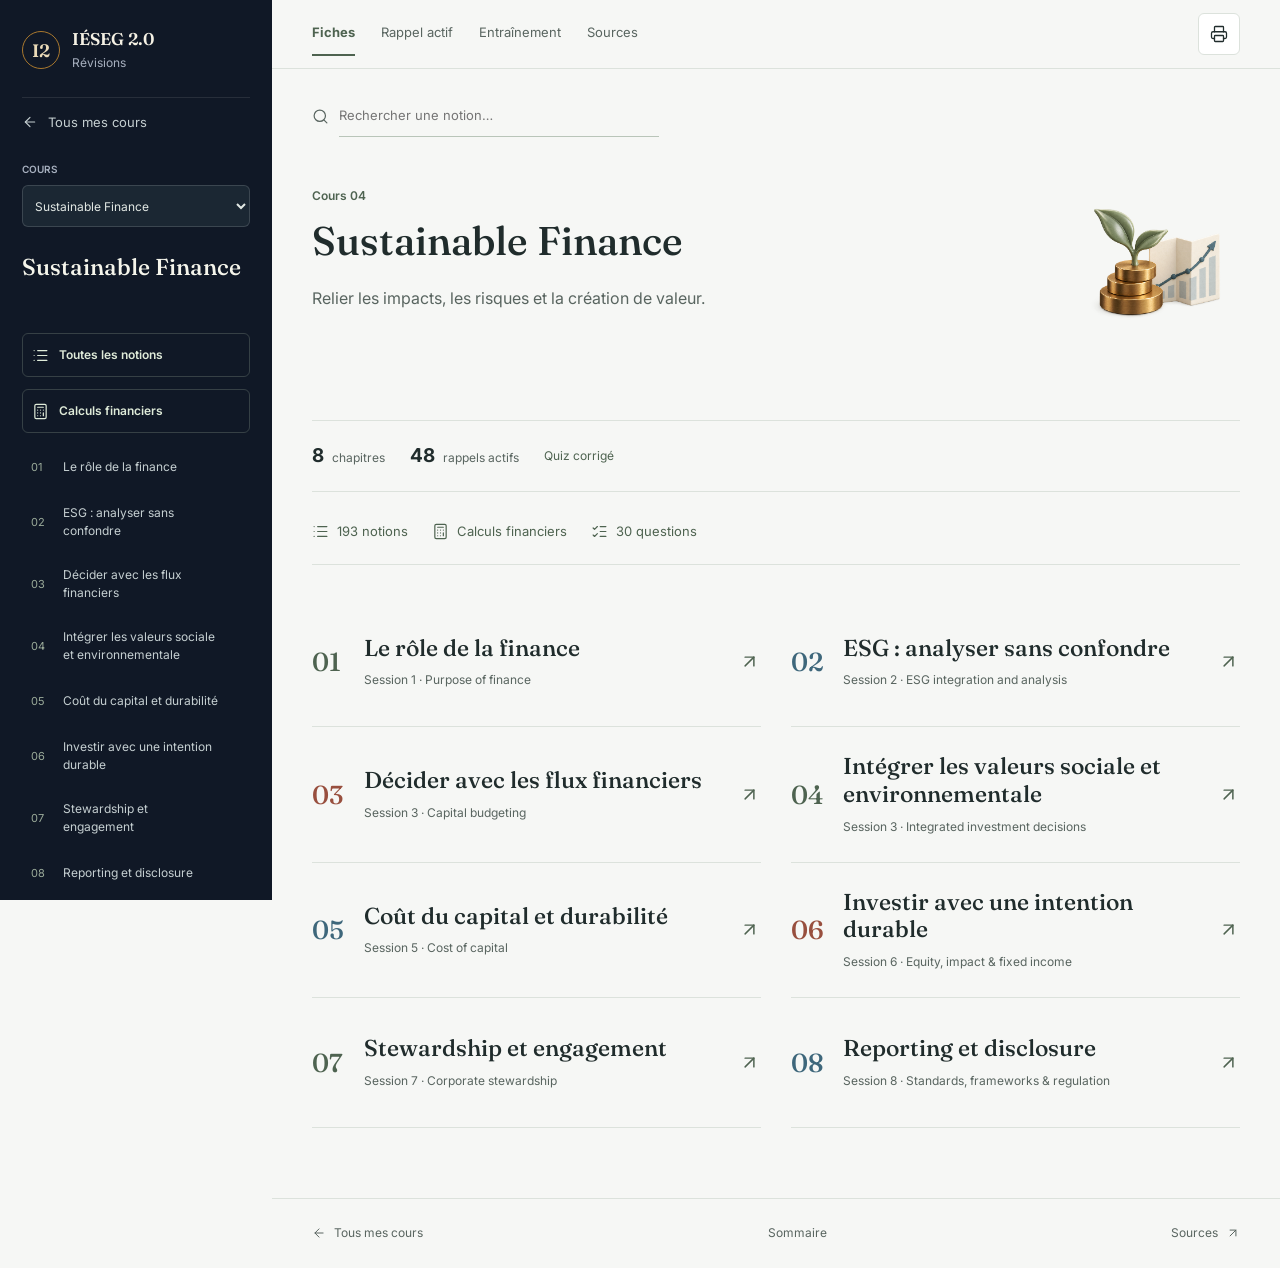
<file: revision-sustainable-finance.html>
<!DOCTYPE html>
<html lang="fr">
<head>
  <meta charset="UTF-8">
  <meta name="viewport" content="width=device-width, initial-scale=1">
  <meta name="theme-color" content="#101826">
  <title>Sustainable Finance · IÉSEG 2.0</title>
  <link rel="preconnect" href="https://fonts.googleapis.com">
  <link rel="preconnect" href="https://fonts.gstatic.com" crossorigin>
  <link href="https://fonts.googleapis.com/css2?family=Fraunces:opsz,wght@9..144,400;9..144,500;9..144,600&amp;family=Inter:wght@400;500;600;700&amp;display=swap" rel="stylesheet">
  <link rel="stylesheet" href="./assets/environmental.css">
  <link rel="stylesheet" href="./assets/study-ui.css">
  <link rel="stylesheet" href="./assets/finance.css">
  <script src="./assets/finance-content.js" defer></script>
  <script src="./assets/finance-content-2.js" defer></script>
  <script src="./assets/finance-practice.js" defer></script>
  <script src="./assets/finance.js" defer></script>
  <script src="./assets/lucide.min.js" defer></script>
  <script src="./assets/study-ui.js?v=finance-1" defer></script>
</head>
<body>
<a href="#main" class="skip">Aller au contenu</a>
<aside class="sidebar"><a href="./index.html">Tous mes cours</a></aside>
<main id="main" tabindex="-1"></main>
<noscript><p>Active JavaScript pour consulter les fiches interactives. <a href="./index.html">Retour à l’accueil</a>.</p></noscript>
</body>
</html>
</file>
<file: assets/study-ui.css>
/* Shared shell and reading system. Course-specific diagrams retain their layouts. */
:root{--paper:#f6f7f5;--bg:#f6f7f5;--surface:#fff;--card:#fff;--ink:#202c2c;--ink-soft:#596560;--muted:#596560;--navy:#101826;--sage:#4e6350;--sage-tint:#e8efe5;--terra:#984f3e;--terra-tint:#f3e6df;--blue:#3e677b;--blue-tint:#e5edf1;--line:#dce2dc;--line-soft:#dce2dc;--paper-deep:#edf0eb;--brass-deep:#79581f;--study-width:272px}
.study-site *{box-sizing:border-box;letter-spacing:0}
.study-site{margin:0;background:var(--paper);color:var(--ink);font:15px/1.7 Inter,Arial,sans-serif;-webkit-font-smoothing:antialiased}
.study-site h1,.study-site h2,.study-site h3,.study-site h4{font-family:Fraunces,Georgia,serif;color:var(--ink);line-height:1.2;font-weight:500}
.study-site h1{font-size:40px;max-width:none;margin:0 0 20px}
.study-site h2{font-size:28px}.study-site h3{font-size:23px}.study-site h4{font-size:19px}
.study-site button,.study-site input,.study-site select,.study-site textarea{font-family:Inter,Arial,sans-serif}
.study-site :focus-visible{outline:3px solid #ae762c;outline-offset:4px}
.study-site [hidden]{display:none!important}
.study-shell{display:block;min-height:100vh}
.study-sidebar{width:var(--study-width);position:fixed;inset:0 auto 0 0;z-index:30;background:#101826;color:#c5cfd1;padding:28px 22px;display:flex;flex-direction:column;overflow-y:auto;border:0}
.study-brand{display:flex;align-items:center;gap:12px;text-decoration:none;margin:0 0 25px;color:#f5f1e4}
.study-mark{width:38px;height:38px;flex:none;border:1px solid #a9782e;border-radius:50%;display:grid;place-items:center;font:600 18px Fraunces,Georgia,serif;color:#ebdbb8}
.study-brand b{display:block;font:600 17px/1.3 Fraunces,Georgia,serif}.study-brand small{display:block;font:12px/1.6 Inter,Arial,sans-serif;color:#a7b0bf;margin-top:3px}
.study-home{display:flex;align-items:center;gap:10px;color:#c5cfd1;text-decoration:none;font-size:13px;padding:13px 0;border-top:1px solid #ffffff18;margin:0 0 16px}.study-home svg{width:16px;height:16px}
.study-label{font:600 10px/1.5 Inter,Arial,sans-serif;text-transform:uppercase;color:#a7b0bf;margin-bottom:8px}
.study-sidebar select{width:100%;min-width:0;background:#1b2733;color:#e2e8e4;border:1px solid #ffffff24;border-radius:6px;padding:10px 8px;font-size:12px;min-height:42px}
.study-course-name{font:500 23px/1.3 Fraunces,Georgia,serif;color:#f5f5eb;text-decoration:none;margin:26px 0 20px;min-height:60px}
.study-chapters{display:grid;gap:4px;margin:0;padding:0}.study-chapters a{display:grid;grid-template-columns:24px minmax(0,1fr) 12px;gap:8px;align-items:center;color:#c5cfd1;text-decoration:none;font:12px/1.5 Inter,Arial,sans-serif;padding:11px 9px;border-radius:6px;min-height:44px}
.study-chapters a:hover,.study-course-list a:hover{background:#ffffff0c}.study-chapters a[aria-current]{background:#c3d9ba18;color:#e1edda}
.study-chapters .nav-number{font-size:11px;color:#9bab9a}.study-chapters .nav-check{color:#b7d3ab}
.study-progress{margin-top:28px;font:11px/1.6 Inter,Arial,sans-serif}.study-progress label{display:flex;justify-content:space-between;color:#bac5bd}.study-progress progress{display:block;width:100%;height:4px;margin:10px 0 0;border:0;border-radius:4px;accent-color:#9fb58e;background:#ffffff18;overflow:hidden}.study-progress progress::-webkit-progress-bar{background:#ffffff18}.study-progress progress::-webkit-progress-value{background:#9fb58e}
.study-side-foot{margin-top:auto;padding-top:28px;color:#a0aabb;font:11px/1.5 Inter,Arial,sans-serif}
.study-course-list{display:grid;gap:6px}.study-course-list a{display:flex;gap:10px;align-items:baseline;color:#c5cfd1;text-decoration:none;font-size:13px;line-height:1.6;padding:12px 8px;border-radius:6px}.study-course-list a>span{font-size:11px;color:#9bab9a}
.study-course .study-page{margin:0 0 0 var(--study-width);min-width:0;min-height:100vh}
.study-toolbar{position:sticky;top:0;z-index:20;display:flex;align-items:center;justify-content:space-between;gap:16px;background:var(--paper);border-bottom:1px solid var(--line);padding:12px 40px;min-height:69px}
.study-tabs{display:flex;gap:26px;align-items:center;min-width:0}.study-tabs a{font:13px/1.5 Inter,Arial,sans-serif;color:var(--muted);text-decoration:none;padding:11px 0;border-bottom:2px solid transparent;white-space:nowrap}.study-tabs a[aria-current]{font-weight:700;color:var(--sage);border-color:var(--sage)}
.study-site .study-icon{display:inline-flex;align-items:center;justify-content:center;width:42px;height:42px;min-height:42px;padding:0;flex:none;background:white;border:1px solid var(--line);border-radius:6px;color:var(--ink);cursor:pointer}.study-icon svg{width:18px;height:18px}
.study-search{max-width:1120px;padding:25px 40px 0;margin:0 auto;display:flex;align-items:center;gap:10px;min-height:70px}.study-search>svg{width:17px;height:17px;color:var(--muted);flex:none}.study-search input{width:320px;max-width:100%;min-width:0;background:transparent;border:0;border-bottom:1px solid #b9c5b9;border-radius:0;padding:10px 0;color:var(--ink);font-size:13px;line-height:1.5}.study-search>span{color:var(--muted);font-size:12px}
.study-course .study-main{margin:0 auto;max-width:1120px;min-width:0;padding:36px 40px 70px;min-height:65vh;flex:none}
.study-main:focus-visible{outline:none}
.study-main>.section,.study-main>.hero{padding:0;max-width:none;border:0;margin:0;background:none;color:var(--ink);box-shadow:none;border-radius:0}
.study-main>.section>h2:first-of-type{font-size:40px;margin:0 0 20px}.study-main .section-intro,.study-main .lead{font-size:16px;color:var(--muted);line-height:1.7;max-width:760px}
.study-main .kicker,.study-main .eyebrow,.study-eyebrow{font:600 12px/1.5 Inter,Arial,sans-serif;color:var(--sage);text-transform:none;margin:0 0 12px}.study-main .kicker .num{display:none}
.study-main .chapter-head{padding-top:0}.study-main .chapter-head h1{font-size:40px}.study-main .lesson{padding:36px 0;scroll-margin-top:90px}.study-main .lesson h2{font-size:28px}
.study-main .sub{font-size:25px;margin-top:36px}.study-main .card,.study-main .quiz-box,.study-main .quiz-panel,.study-main .qcard-box{box-shadow:none;border-radius:8px}.study-main .quiz-panel,.study-main .quiz-box{max-width:none}
.study-main .quiz-panel .qcard-box{border:0;background:transparent;padding:0}.study-main .quiz-box{background:transparent;border:0;padding:0}.study-main .quiz-panel{background:transparent;border:0;padding:0}
.study-main button:not(.answer):not(.option-btn):not(.option):not(.opt):not(.study-icon),.study-main .button{min-height:42px;font-size:13px;padding:10px 16px;border-radius:6px;border:1px solid var(--line);background:#fff;color:var(--ink);font-weight:600;line-height:1.5;cursor:pointer}
.study-main button:disabled{opacity:.45;cursor:default}.study-main :is(.btn-primary,.btn,.primary,.study-primary):not(.secondary){background:var(--sage)!important;border-color:var(--sage)!important;color:#fff!important}.study-main button.selected{background:var(--sage-tint)!important;border-color:var(--sage)!important;color:var(--sage)!important}
.study-main .answer,.study-main .option{font-family:Inter,Arial,sans-serif;border-radius:6px;font-size:14px}.study-main select,.study-main textarea{border:1px solid var(--line);border-radius:6px;padding:10px 12px;background:#fff;color:var(--ink);font-size:13px;max-width:100%}
.study-main input[type="checkbox"]{accent-color:var(--sage);width:17px;height:17px;vertical-align:middle;flex:none}
.study-chapter-actions,.study-main .chapter-actions{display:flex;align-items:center;justify-content:space-between;gap:16px;margin:22px 0 28px;font-size:12px}.study-chapter-actions label,.study-main .chapter-actions label{display:flex;align-items:center;gap:8px}.study-chapter-actions a{color:var(--sage)}
.study-chapter-head{border-bottom:1px solid var(--line);padding:0 0 26px;margin-bottom:30px}.study-chapter-head h1{max-width:800px}.study-toc{columns:2;column-gap:35px;padding:0;list-style:none;margin:25px 0 0}.study-toc li{break-inside:avoid;margin:0 0 9px;font-size:12px}.study-toc a{text-decoration:none;color:var(--muted)}.study-toc a:hover{text-decoration:underline;color:var(--sage)}.study-chapter-head~h3{scroll-margin-top:90px}
.study-heading{position:relative;padding:12px 210px 28px 0;min-height:235px}.study-heading h1{max-width:620px}.study-heading p{font-size:16px;max-width:640px;color:var(--muted);margin:0}.study-heading img{position:absolute;right:0;top:0;width:180px;height:180px;object-fit:contain}
.study-stats{display:flex;gap:25px;align-items:center;flex-wrap:wrap;padding:19px 0;margin:10px 0 28px;border-top:1px solid var(--line);border-bottom:1px solid var(--line);font-size:12px;color:var(--muted)}.study-stats b{font-size:19px;color:var(--ink);margin-right:5px}.study-stats a{color:var(--sage);text-decoration:none}
.study-chapter-list{display:grid;grid-template-columns:repeat(2,minmax(0,1fr));column-gap:30px}.study-chapter-tile{display:grid;grid-template-columns:38px minmax(0,1fr) 22px;gap:14px;align-items:center;min-height:130px;padding:26px 0;border-bottom:1px solid var(--line);text-decoration:none;color:var(--ink)}.study-chapter-tile h2{font-size:23px;margin:0 0 8px}.study-chapter-tile p{font:12px/1.6 Inter,Arial,sans-serif;color:var(--muted);margin:0}.study-chapter-tile svg{width:21px;height:21px;color:var(--sage);transition:transform .18s}.study-chapter-tile:hover svg{transform:translate(2px,-2px)}.study-number{font:500 26px Fraunces,Georgia,serif;color:var(--sage)}.study-chapter-tile:nth-child(3n+2) .study-number{color:var(--blue)}.study-chapter-tile:nth-child(3n) .study-number{color:var(--terra)}.study-extra{display:inline-block;margin-top:28px;font-size:13px;color:var(--sage)}
.study-footer{padding:24px 40px;border-top:1px solid var(--line);display:flex;justify-content:space-between;gap:18px;font-size:12px;color:var(--muted)}.study-footer a{display:flex;align-items:center;gap:8px;color:inherit;text-decoration:none}.study-footer svg{width:14px;height:14px}
.study-next,.study-main .next-chapter{display:flex;justify-content:space-between;gap:20px;border-top:1px solid var(--line);margin-top:40px;padding-top:24px;font-size:13px}.study-next a,.study-main .next-chapter a{color:var(--sage);max-width:48%;text-decoration:none}
.study-sr{position:absolute;width:1px;height:1px;padding:0;margin:-1px;overflow:hidden;clip:rect(0,0,0,0);white-space:nowrap;border:0}
.study-local-source{color:var(--muted);font-size:12px}.study-publication-note{padding:16px 20px;background:var(--sage-tint);border-left:3px solid var(--sage);font-size:13px;margin:20px 0}
.study-memo-link{display:flex;align-items:center;gap:10px;padding:12px 9px;margin:0 0 12px;color:#dfebd9;text-decoration:none;font:600 12px/1.5 Inter,Arial,sans-serif;border:1px solid #c3d9ba35;border-radius:6px}.study-memo-link svg{width:17px;height:17px}.study-memo-link:hover,.study-memo-link[aria-current]{background:#c3d9ba18}
.notions-heading{padding-bottom:22px;border-bottom:1px solid var(--line)}.notions-heading h1{margin-bottom:14px}.notions-meta{display:flex;justify-content:space-between;gap:20px;font-size:12px;color:var(--muted)}.notions-meta a{color:var(--sage)}
.notions-nav{display:flex;flex-wrap:wrap;gap:10px 24px;margin:22px 0 36px}.notions-nav a{font-size:12px;text-decoration:none;color:var(--sage);border-bottom:1px solid #b9c5b9;padding-bottom:3px}
.notions-chapter{padding:24px 0 30px;scroll-margin-top:90px}.notions-chapter>h2{font-size:30px;margin:0 0 28px}.notions-group{margin:0 0 28px}.notions-group>header{display:flex;align-items:center;justify-content:space-between;gap:16px;padding:12px 0;border-bottom:2px solid #8eaa85}.notions-group h3{font:600 14px/1.5 Inter,Arial,sans-serif;margin:0;color:var(--sage)}.notions-group>header>a{width:32px;height:32px;display:grid;place-items:center;color:var(--sage)}.notions-group svg{width:17px;height:17px}.notions-group dl{margin:0}.notion-row{display:grid;grid-template-columns:minmax(180px,31%) minmax(0,1fr);gap:24px;padding:12px 0;border-bottom:1px solid var(--line);font-size:14px;line-height:1.65}.notion-row dt{font-weight:600}.notion-row dd{margin:0;color:var(--muted)}.notions-empty{margin:40px 0}
@media(max-width:850px){.study-memo-link{grid-column:1/-1;margin:0;width:max-content;max-width:100%}}
@media(max-width:560px){.notion-row{grid-template-columns:1fr;gap:4px;padding:13px 0}.notions-nav{gap:10px 18px;margin-bottom:20px}.notions-chapter>h2{font-size:26px}.notions-chapter{padding-top:18px}.notions-group{margin-bottom:24px}}
@media print{.notions-nav,.notions-meta a,.notions-group>header>a{display:none!important}.notions-heading{padding-bottom:12px}.notions-chapter{padding:12px 0}.notions-chapter>h2{font-size:20pt;break-after:avoid}.notions-group>header{break-after:avoid}.notions-group h3{font-size:11pt}.notion-row{grid-template-columns:31% 1fr;gap:15px;padding:6px 0;font-size:10pt;line-height:1.4;break-inside:avoid}.notions-group{margin-bottom:16px}.notions-meta{font-size:10pt}}
.study-site .skip{position:fixed;left:12px;top:-100px;z-index:100;background:white;color:var(--ink);padding:12px}.study-site .skip:focus{top:12px}
.study-storage{position:fixed;bottom:16px;right:16px;z-index:40;background:#fff4df;padding:16px;max-width:340px;border:1px solid #ae762c;font-size:13px}
.study-search-result,.study-main .search-result{padding:22px 0;border-bottom:1px solid var(--line)}.study-search-result a,.study-main .search-result a{font:500 23px/1.3 Fraunces,Georgia,serif;color:var(--ink);text-decoration:none}.study-search-result p{color:var(--muted);font-size:13px;margin:10px 0 0}
.study-recall-tools,.study-main .recall-tools{display:flex;align-items:center;gap:16px;flex-wrap:wrap;margin:28px 0}.study-recall-tools label,.study-main .recall-tools label{display:flex;gap:8px;align-items:center;font-size:13px}
.study-flashcard,.study-environmental .flashcard{padding:36px;background:white;border:1px solid var(--line);border-radius:8px;min-height:320px;margin:0}.study-flashcard h2,.study-environmental .flashcard h2{font-size:28px;line-height:1.35;margin:18px 0 28px}.study-flashcard #recall-answer,.study-environmental .flashcard .answer{margin-top:24px;padding-top:20px;border-top:1px solid var(--line);font-size:15px}.study-flashcard a{color:var(--sage);font-size:13px}
.study-card-footer,.study-main .recall-footer{display:flex;justify-content:space-between;align-items:center;gap:18px;flex-wrap:wrap;margin-top:20px}.study-card-footer>div{display:flex;align-items:center;gap:10px}.study-card-footer span{font-size:12px;min-width:60px;text-align:center}.study-muted{font-size:12px;color:var(--muted);margin-top:22px}.study-source-group{padding:24px 0;border-bottom:1px solid var(--line)}
.study-recall-tools select,.study-main .recall-tools select{width:280px}.study-flashcard h2{max-width:740px}.study-main .recall-nav{gap:10px}.study-main .recall-position{min-width:60px;text-align:center}.study-main .recall-status{font-size:12px;margin-top:22px}.study-main .option-btn{font:400 14px/1.5 Inter,Arial,sans-serif;border-radius:6px}
.study-hub .main{margin-left:var(--study-width);min-width:0}.study-hub .topbar,.study-hub .course-section{max-width:1120px;margin-inline:auto;padding-inline:40px}.study-hub .topbar h1{font-size:40px}
@media(max-width:1100px){:root{--study-width:235px}.study-sidebar{padding:24px 17px}.study-toolbar{padding-inline:28px}.study-course .study-main{padding-inline:28px}.study-search{padding-inline:28px}.study-heading{padding-right:165px}.study-heading img{width:155px;height:155px}.study-chapter-list{gap:0 22px}.study-chapter-tile{grid-template-columns:30px minmax(0,1fr) 20px;gap:10px}.study-chapter-tile h2{font-size:21px}.study-tabs{gap:20px}}
@media(max-width:850px){:root{--study-width:0px}.study-sidebar{position:relative;width:100%;padding:18px 24px;overflow:visible;display:grid;grid-template-columns:minmax(0,1fr) minmax(160px,230px);gap:12px 20px}.study-brand{margin:0}.study-home{justify-self:end;border:0;padding:0;margin:0;grid-column:2;grid-row:1}.study-sidebar>.study-label,.study-course-name,.study-side-foot{display:none}.study-sidebar select{grid-column:1/-1;width:100%;font-size:13px}.study-chapters{grid-column:1/-1;display:flex;overflow-x:auto;gap:6px;max-width:100%;padding-bottom:3px}.study-chapters a{flex:none;padding:8px 10px;grid-template-columns:20px 1fr;max-width:260px}.study-chapters .nav-check{display:none}.study-progress{grid-column:1/-1;margin:0}.study-progress progress{margin-top:6px}.study-toolbar{padding:8px 24px;min-height:62px}.study-tabs{gap:20px}.study-search{padding:20px 24px 0}.study-course .study-main{padding:30px 24px 55px}.study-footer{padding-inline:24px}.study-course-list{grid-column:1/-1;grid-template-columns:repeat(3,minmax(0,1fr))}.study-course-list a{font-size:12px}.study-hub .topbar,.study-hub .course-section{padding-inline:24px}.study-main .lesson{scroll-margin-top:80px}}
@media(max-width:560px){.study-site{font-size:14px}.study-sidebar{padding:16px 18px;gap:12px;grid-template-columns:1fr auto}.study-brand b{font-size:16px}.study-mark{width:34px;height:34px}.study-home{font-size:12px;gap:6px}.study-toolbar{padding:8px 18px;gap:8px}.study-tabs{gap:14px;flex:1}.study-tabs a{font-size:11px}.study-toolbar .study-icon{width:34px;height:38px;min-height:38px}.study-search{padding:18px 18px 0}.study-search input{width:100%}.study-search>span{display:none}.study-course .study-main{padding:28px 18px 45px}.study-site h1,.study-main>.section>h2:first-of-type,.study-main .chapter-head h1{font-size:32px}.study-site h2,.study-main .lesson h2{font-size:26px}.study-heading{padding:0 0 24px;min-height:0}.study-heading h1{padding-right:85px;min-height:84px}.study-heading img{top:16px;right:-5px;width:85px;height:85px}.study-heading p{font-size:15px}.study-stats{gap:12px 20px;font-size:11px;margin:0 0 12px}.study-stats b{font-size:17px}.study-chapter-list{grid-template-columns:1fr}.study-chapter-tile{grid-template-columns:32px minmax(0,1fr) 22px;gap:14px;min-height:112px;padding:24px 0}.study-chapter-tile h2{font-size:23px}.study-footer{padding:22px 18px;font-size:11px;gap:10px}.study-footer svg{width:13px}.study-flashcard,.study-environmental .flashcard{padding:24px;min-height:300px}.study-flashcard h2,.study-environmental .flashcard h2{font-size:25px}.study-recall-tools,.study-main .recall-tools{gap:12px}.study-recall-tools select,.study-main .recall-tools select{width:100%}.study-card-footer{gap:12px}.study-card-footer>div:last-child{margin-left:auto}.study-next,.study-main .next-chapter{font-size:12px}.study-main>.section .grid-2,.study-main>.section .grid-3{grid-template-columns:1fr}.study-main .table-wrap{overflow-x:auto}.study-main .section-intro{font-size:15px}.study-hub .topbar,.study-hub .course-section{padding-inline:18px}.study-course-list{grid-template-columns:1fr}.study-course-list a{padding:7px 0}.study-hub .study-sidebar{gap:8px}.study-main .hero-line{display:none}}
@media(max-width:560px){.study-toc{columns:1}.study-recall-tools select,.study-main .recall-tools select{width:100%}.study-chapter-head h1{font-size:32px}}
@media(max-width:360px){.study-tabs{gap:9px}.study-tabs a{font-size:10px}.study-toolbar{padding-inline:14px}.study-heading{padding-top:76px}.study-heading h1{font-size:29px;padding-right:0;min-height:0}.study-heading img{top:-10px}.study-heading .study-eyebrow{position:absolute;top:20px;left:0}.study-brand b{font-size:14px}.study-home{font-size:11px}}
@media(prefers-reduced-motion:reduce){.study-site *{animation:none!important;transition:none!important;scroll-behavior:auto!important}}
@media print{.study-toc{display:none}}
@media print{.study-sidebar,.study-toolbar,.study-search,.study-footer,.study-chapter-actions,.study-next,.study-recall-tools,.study-card-footer,.study-storage{display:none!important}.study-course .study-page,.study-course .study-main{margin:0;padding:0;max-width:none;min-height:0}.study-site{background:white;font-size:11pt}.study-main>.section{padding:0;max-width:none}.study-main>#quiz:not([hidden]){display:block!important}.study-heading{min-height:0}.study-heading img{width:100px;height:100px}.study-main .lesson{break-inside:auto}.study-site [hidden]{display:none!important}}
</file>
<file: assets/positive-leadership.css>
:root{--paper:#f6f7f5;--card:#fffdf8;--ink:#20242b;--muted:#59615c;--navy:#101826;--sage:#4e6350;--sage-tint:#e8efe5;--terra:#984f3e;--terra-tint:#f3e6df;--blue:#3e677b;--blue-tint:#e5edf1;--gold:#8a611f;--line:#dce2dc;}
*{box-sizing:border-box;letter-spacing:0;}
html{scroll-behavior:smooth;scroll-padding-top:28px;}
body{margin:0;background:var(--paper);color:var(--ink);font:16px/1.65 Inter,system-ui,sans-serif;-webkit-font-smoothing:antialiased;}
a{color:var(--sage);text-underline-offset:4px;}
button,input,select{font:inherit;}button,summary,select{cursor:pointer;}
:focus-visible{outline:3px solid var(--gold);outline-offset:4px;}[hidden]{display:none!important;}
h1,h2,h3,h4{font-family:Fraunces,Georgia,serif;line-height:1.2;color:var(--navy);margin:0 0 14px;}h1{font-size:44px;max-width:620px;}h2{font-size:30px;}h3{font-size:23px;margin-top:30px;}h4{font-size:19px;}p{margin:0 0 16px;}b,strong{font-weight:650;}
.sidebar{width:272px;position:fixed;inset:0 auto 0 0;background:var(--navy);color:#ede7d6;padding:28px 22px;display:flex;flex-direction:column;overflow-y:auto;z-index:10;}
.brand{display:flex;gap:12px;align-items:center;text-decoration:none;color:#f5f1e4;margin-bottom:24px;}.brand-mark{border:1px solid #a9782e;border-radius:50%;width:38px;height:38px;display:grid;place-items:center;flex-shrink:0;color:#ebdbb8;font:600 16px Fraunces,serif;}.brand b{font:600 18px Fraunces,serif;display:block;}.brand small{color:#a6afbf;font-size:11px;}
.home-link{display:block;color:#efe9da;text-decoration:none;padding:10px 12px;border:1px solid #ffffff25;border-radius:6px;margin-bottom:20px;font-size:14px;}
.sidebar nav{display:grid;gap:3px;}.sidebar nav a{color:#bec8d3;text-decoration:none;font-size:13px;padding:9px 12px;border-radius:6px;}.sidebar nav a:hover,.sidebar nav a[aria-current]{background:#ffffff0c;color:#fff;}.nav-label{text-transform:uppercase;color:#99a7b9;font-size:10px;font-weight:600;margin:16px 12px 4px;}.side-foot{margin-top:auto;padding-top:28px;font-size:11px;color:#a6afbf;}
main{margin-left:272px;}.hero,.section{padding:48px 56px;max-width:1180px;}.hero{padding-top:58px;position:relative;border-bottom:1px solid var(--line);}.hero-copy{padding-right:170px;}.hero-art{position:absolute;right:48px;top:46px;width:160px;height:160px;object-fit:contain;}.eyebrow,.kicker{color:var(--sage);font-size:11px;text-transform:uppercase;font-weight:700;margin-bottom:14px;}.lede{color:var(--muted);max-width:620px;}.source{font-size:12px;color:var(--muted);margin:8px 0 24px;}.source a{color:inherit;}.section{border-bottom:1px solid var(--line);}.section-intro{max-width:760px;color:var(--muted);}
.hero-links{display:flex;gap:24px;flex-wrap:wrap;margin-top:28px;}.hero-links a{font-size:13px;text-decoration:none;font-weight:600;border-bottom:1px solid #aebba9;padding-bottom:5px;}.two,.three,.four{display:grid;gap:16px;}.two{grid-template-columns:repeat(2,minmax(0,1fr));}.three{grid-template-columns:repeat(3,minmax(0,1fr));}.four{grid-template-columns:repeat(4,minmax(0,1fr));}.concept{border-top:3px solid var(--sage);padding:20px 0 8px;}.concept p{font-size:14px;}.concept.terra{border-color:var(--terra);}.concept.blue{border-color:var(--blue);}.concept.gold{border-color:var(--gold);}.en{display:block;color:var(--muted);font:12px/1.5 Inter,sans-serif;margin:6px 0 10px;}.big-word{font:600 30px Fraunces,serif;color:var(--sage);display:block;margin-bottom:10px;}
.note{border-left:3px solid var(--sage);background:var(--sage-tint);padding:16px 20px;margin:24px 0;font-size:14px;}.note.warning{border-color:var(--terra);background:var(--terra-tint);}.note p:last-child{margin-bottom:0;}
figure{margin:26px 0;}figcaption{font-size:12px;color:var(--muted);margin-top:12px;}.flow{display:grid;grid-template-columns:repeat(3,minmax(0,1fr));gap:24px;}.flow.five{grid-template-columns:repeat(5,minmax(0,1fr));gap:18px;}.step{position:relative;background:var(--sage-tint);padding:18px 16px;border-radius:6px;}.step:nth-child(2n){background:var(--blue-tint);}.step:last-child{background:var(--terra-tint);}.step:not(:last-child)::after{content:'→';position:absolute;right:-20px;top:40%;color:var(--sage);}.step b{display:block;font-size:14px;}.step span{display:block;font-size:12px;margin-top:8px;}.step .step-number{font:600 24px Fraunces,serif;color:var(--sage);margin:0 0 8px;}
.map{display:grid;grid-template-columns:1fr 1.25fr 1fr;align-items:center;gap:24px;}.map-center{border-left:2px solid var(--sage);padding-left:20px;display:grid;gap:10px;}.map-center span{padding:12px 16px;background:var(--sage-tint);font-weight:600;font-size:14px;}.map-end{font:600 22px/1.35 Fraunces,serif;}.map-end small{display:block;font:13px/1.5 Inter,sans-serif;color:var(--muted);margin-top:8px;}
.comparison{width:100%;border-collapse:collapse;font-size:14px;margin:22px 0;}.comparison th,.comparison td{padding:14px 12px;text-align:left;border-bottom:1px solid var(--line);vertical-align:top;}.comparison th{color:var(--sage);font-size:12px;background:var(--sage-tint);}.table-scroll{overflow-x:auto;}.comparison tr:last-child td{border-bottom:0;}
.style-card,.flashcard{border:1px solid var(--line);border-radius:8px;background:var(--card);padding:18px 20px;}.style-card summary,.flashcard summary{font-weight:600;color:var(--navy);}.style-card summary span{display:block;font-size:12px;color:var(--muted);font-weight:400;padding:5px 0 0 16px;}.style-card p,.flashcard p{margin:16px 0 0;font-size:14px;}.style-card[open]{border-color:#99ae94;}
.mood-matrix{display:grid;grid-template-columns:1fr 1fr;gap:3px;max-width:680px;margin:0 auto;}.mood-cell{padding:24px;background:var(--sage-tint);}.mood-cell:nth-child(1){background:var(--terra-tint);}.mood-cell:nth-child(3){background:var(--blue-tint);}.mood-cell:nth-child(4){background:#efeee4;}.mood-cell strong,.mood-cell small{display:block;}.mood-cell small{font-size:11px;color:var(--muted);margin-bottom:8px;}.mood-cell p{margin:6px 0 0;font-size:13px;}.axis-label{text-align:center;font-size:12px;color:var(--muted);margin:10px 0;}
.ei-grid{display:grid;grid-template-columns:1fr 1fr;gap:14px;}.ei-item{padding:22px;background:var(--sage-tint);border-radius:6px;}.ei-item:nth-child(n+3){background:var(--blue-tint);}.ei-item strong{display:block;font-size:15px;}.ei-item p{font-size:13px;margin:8px 0 0;}.ei-item small{font-size:11px;color:var(--muted);}
.checklist{list-style:none;padding:0;}.checklist li{padding:12px 0;border-bottom:1px solid var(--line);}.checklist label{display:flex;gap:12px;align-items:flex-start;font-size:14px;}.checklist input{width:18px;height:18px;flex-shrink:0;margin-top:3px;accent-color:var(--sage);}.checklist input:checked+span{color:var(--muted);text-decoration:line-through;}
.quiz-box{border:1px solid var(--line);border-radius:8px;padding:28px;background:var(--card);max-width:800px;}.quiz-settings{display:flex;align-items:center;gap:12px;flex-wrap:wrap;margin-bottom:22px;}.quiz-settings label{font-size:13px;}.quiz-settings select{max-width:100%;padding:9px 12px;border:1px solid var(--line);border-radius:5px;background:var(--paper);color:var(--ink);}.quiz-meta{display:flex;justify-content:space-between;gap:16px;font-size:12px;color:var(--muted);}.quiz-box progress{width:100%;height:6px;accent-color:var(--sage);margin:12px 0 24px;}.question{font:600 23px/1.4 Fraunces,serif;}.answers{display:grid;gap:10px;margin:22px 0;}.answer{display:flex;gap:14px;text-align:left;background:var(--card);border:1px solid var(--line);padding:14px 16px;border-radius:6px;line-height:1.5;color:var(--ink);font-size:14px;}.answer:not(:disabled):hover{border-color:var(--sage);background:var(--sage-tint);}.answer:disabled{cursor:default;opacity:1;}.answer.correct{border:2px solid var(--sage);background:var(--sage-tint);}.answer.wrong{border:2px solid var(--terra);background:var(--terra-tint);}.answer-letter{color:var(--muted);font-size:12px;padding-top:2px;}.feedback{border-left:3px solid var(--sage);padding:12px 16px;background:var(--sage-tint);font-size:14px;margin:20px 0;}.feedback a{display:inline-block;margin-top:10px;}.quiz-actions{display:flex;gap:12px;flex-wrap:wrap;}.btn{padding:11px 18px;border:1px solid var(--sage);border-radius:5px;background:var(--sage);color:white;font-size:13px;font-weight:600;}.btn.secondary{background:transparent;color:var(--sage);}.btn:disabled{opacity:.4;cursor:not-allowed;}.score{font:600 48px Fraunces,serif;color:var(--sage);margin:12px 0;}.source-list{padding-left:20px;}.source-list li{margin-bottom:14px;font-size:14px;}.source-list small{display:block;color:var(--muted);}.mobile-nav{display:none;}.page-foot{padding:24px 56px;font-size:12px;color:var(--muted);}
@media(max-width:1100px){.hero,.section{padding:38px 30px;}.hero-art{right:30px;}.flow.five{grid-template-columns:1fr;gap:22px;}.flow.five .step:not(:last-child)::after{content:'↓';top:auto;bottom:-24px;left:50%;right:auto;}.four{grid-template-columns:1fr 1fr;}}
@media(max-width:850px){.sidebar{position:static;width:100%;padding:20px 24px;overflow:visible;}.brand{margin-bottom:14px;}.sidebar nav,.side-foot{display:none;}.home-link{margin:0;display:inline-block;align-self:flex-start;}.mobile-nav{display:block;padding:12px 24px;background:var(--paper);border-bottom:1px solid var(--line);}.mobile-nav select{width:100%;padding:10px;border:1px solid var(--line);border-radius:5px;background:var(--card);color:var(--ink);}main{margin-left:0;}.hero,.section{padding:32px 24px;}h1{font-size:34px;}h2{font-size:28px;}.hero-art{width:110px;height:110px;top:30px;right:24px;}.hero-copy{padding-right:120px;}.hero-links{gap:16px;}.page-foot{padding:24px;}}
@media(max-width:560px){.hero-copy{padding-right:0;}.hero-art{position:static;width:100px;height:100px;margin-bottom:12px;}.two,.three,.four,.flow,.map{grid-template-columns:1fr;}.flow{gap:22px;}.step:not(:last-child)::after{content:'↓';top:auto;bottom:-24px;left:50%;right:auto;}.map-center{margin:0 0 0 12px;}.concept{padding-top:16px;}.ei-grid{grid-template-columns:1fr;}.mood-cell{padding:16px 12px;}.quiz-box{padding:20px 16px;}.question{font-size:21px;}.comparison th,.comparison td{padding:10px 8px;font-size:12px;}h1{font-size:32px;}.hero-links{font-size:12px;}.quiz-settings{align-items:stretch;flex-direction:column;}.quiz-settings select{width:100%;}}
@media(prefers-reduced-motion:reduce){html{scroll-behavior:auto;}}
@media print{.sidebar,.mobile-nav,.hero-links,#quiz,.page-foot{display:none;}main{margin:0;}.hero,.section{padding:20px 0;max-width:none;}body{background:white;font-size:11pt;}.section{break-inside:auto;}figure,.note,.style-card{break-inside:avoid;}details:not([open])>*:not(summary){display:block;}a{color:inherit;}}
</file>
<file: assets/environmental.css>
:root{--bg:#f6f7f5;--surface:#fff;--ink:#202b2c;--muted:#56635e;--navy:#101826;--line:#dce2dc;--sage:#4e6350;--sage-tint:#e7eee4;--blue:#315d91;--blue-tint:#e9f0f7;--terra:#a04e38;--terra-tint:#f6eae4;--accent:var(--sage);--tint:var(--sage-tint)}
*{box-sizing:border-box;letter-spacing:0}html{scroll-behavior:smooth;scroll-padding-top:90px}body{margin:0;background:var(--bg);color:var(--ink);font:15px/1.7 Inter,Arial,sans-serif;-webkit-font-smoothing:antialiased}a{color:inherit;text-underline-offset:4px}button,input,select,textarea{font:inherit}button,a,input,select,summary{touch-action:manipulation}button{cursor:pointer}button:disabled{cursor:default;opacity:.45}button,.button{border:1px solid var(--line);background:var(--surface);color:var(--ink);padding:9px 15px;border-radius:6px;font-weight:600;text-decoration:none;display:inline-flex;align-items:center;justify-content:center;gap:8px;min-height:44px}button:hover,.button:hover{border-color:var(--sage);background:#eef2ec}button.primary,.button.primary{background:var(--sage);color:white;border-color:var(--sage)}:focus-visible{outline:3px solid #b87930;outline-offset:4px}[hidden]{display:none!important}h1,h2,h3,h4,p{margin-top:0}h1,h2,h3{font-family:Fraunces,Georgia,serif;font-weight:500;line-height:1.2}h1{font-size:46px;margin-bottom:20px}h2{font-size:30px}h3{font-size:27px}h4{font:700 15px/1.5 Inter,Arial,sans-serif}p{margin-bottom:18px}ul{padding-left:23px}li{margin:9px 0}small,.muted{color:var(--muted)}.sr-only{position:absolute;width:1px;height:1px;padding:0;margin:-1px;overflow:hidden;clip:rect(0,0,0,0);white-space:nowrap;border:0}.skip{position:fixed;top:-100px;left:12px;z-index:100;background:white;padding:12px}.skip:focus{top:10px}
.sidebar{width:272px;position:fixed;inset:0 auto 0 0;background:var(--navy);color:#d9dfdf;padding:28px 22px;display:flex;flex-direction:column;overflow-y:auto}.brand{display:flex;align-items:center;gap:12px;text-decoration:none;margin-bottom:25px}.brand-mark{width:38px;height:38px;border:1.5px solid #a9782e;border-radius:50%;display:grid;place-items:center;font:600 18px Fraunces,Georgia,serif;color:#ebdbb8}.brand b{font:600 17px Fraunces,Georgia,serif;color:#f5f1e4}.brand small{display:block;font-size:12px;color:#a7b0bf}.home-link{font-size:13px;text-decoration:none;color:#bcc6ce;display:flex;gap:12px;padding:12px 0;border-top:1px solid #ffffff18}.course-name{font:500 23px/1.3 Fraunces,Georgia,serif;text-decoration:none;color:#f5f5eb;margin:24px 0}.sidebar nav{display:grid;gap:5px}.sidebar nav a{display:grid;grid-template-columns:24px 1fr 16px;align-items:center;gap:8px;text-decoration:none;font-size:12px;line-height:1.5;padding:12px 9px;border-radius:6px;color:#c5cfd1}.sidebar nav a:hover{background:#ffffff0c}.sidebar nav a[aria-current]{background:#c3d9ba18;color:#e1edda}.nav-number{color:#9bab9a;font-size:11px}.nav-check{color:#b7d3ab}.side-progress{margin-top:30px;font-size:11px}.side-progress label{display:flex;justify-content:space-between;color:#bac5bd}progress{width:100%;height:4px;border:0;border-radius:4px;accent-color:#9fb58e;overflow:hidden;background:#ffffff18}progress::-webkit-progress-bar{background:#ffffff18}progress::-webkit-progress-value{background:#9fb58e}.side-footer{margin-top:auto;padding-top:25px;color:#a0aabb;font-size:11px}
.page{margin-left:272px;min-width:0}.toolbar{position:sticky;top:0;z-index:10;display:flex;align-items:center;justify-content:space-between;gap:15px;background:#f6f7f5f5;border-bottom:1px solid var(--line);padding:12px 40px}.view-nav{display:flex;gap:26px;flex-wrap:wrap}.view-nav a{font-size:13px;text-decoration:none;padding:10px 0;color:var(--muted);border-bottom:2px solid transparent}.view-nav a[aria-current]{color:var(--sage);border-color:var(--sage);font-weight:700}.toolbar button{font-size:12px;min-height:38px}.search-wrap{max-width:1120px;padding:25px 40px 0;margin:auto;display:flex;align-items:center;gap:14px}.search-wrap input{width:320px;max-width:100%;border:0;border-bottom:1px solid #b9c5b9;background:transparent;padding:10px 0;color:var(--ink);font-size:13px;border-radius:0}.search-wrap span{font-size:12px}main{max-width:1120px;margin:auto;padding:36px 40px 70px;min-height:65vh;outline:none}.page-footer{padding:25px 40px;border-top:1px solid var(--line);display:flex;justify-content:space-between;gap:16px;font-size:11px;color:var(--muted);flex-wrap:wrap}.page-footer a{text-decoration:none}.eyebrow{font-size:12px;color:var(--accent);margin-bottom:12px;font-weight:700}.lead{font-size:17px;color:var(--muted);max-width:670px;line-height:1.7}.overview-head{position:relative;padding:12px 240px 28px 0;min-height:220px}.overview-head h1{font-size:42px;max-width:690px}.overview-art{position:absolute;right:0;top:-30px;width:230px;height:230px;object-fit:contain;animation:art-in .8s ease both}.exam-date{display:inline-flex;gap:8px;font-size:12px;color:var(--sage);align-items:center}.exam-date::before{content:'';width:6px;height:6px;background:var(--sage);border-radius:50%}.overview-stats{display:flex;gap:25px;margin:10px 0 30px;padding:18px 0;border-top:1px solid var(--line);border-bottom:1px solid var(--line);font-size:12px;flex-wrap:wrap}.overview-stats b{font-size:19px;color:var(--ink);margin-right:5px}.chapter-list{display:grid;grid-template-columns:1fr 1fr;gap:0 30px;grid-auto-flow:dense}.chapter-tile{display:grid;grid-template-columns:40px minmax(0,1fr) 25px;gap:12px;align-items:center;min-height:133px;padding:23px 0;border-bottom:1px solid var(--line);text-decoration:none;transition:background .2s,transform .2s}.chapter-tile:hover{transform:translateX(4px)}.chapter-tile .chapter-num{font:400 24px Fraunces,Georgia,serif;color:var(--accent)}.chapter-tile h2{font-size:22px;margin:0 0 7px}.chapter-tile p{font-size:12px;color:var(--muted);margin:0}.tile-arrow{color:var(--accent);font-size:23px}.blue{--accent:var(--blue);--tint:var(--blue-tint)}.terra{--accent:var(--terra);--tint:var(--terra-tint)}.sage{--accent:var(--sage);--tint:var(--sage-tint)}.study-actions{display:flex;gap:12px;margin-top:30px;flex-wrap:wrap}.study-actions .button{font-size:13px}.chapter-head{border-bottom:1px solid var(--line);padding:12px 0 26px;margin-bottom:30px}.chapter-head h1{max-width:800px}.chapter-actions{display:flex;gap:20px;align-items:center;justify-content:space-between;flex-wrap:wrap}.chapter-actions label{display:flex;align-items:center;gap:9px;font-size:13px}input[type=checkbox]{accent-color:var(--sage);width:17px;height:17px;flex-shrink:0}.toc{columns:2;column-gap:35px;padding:0;list-style:none;margin:25px 0 0}.toc li{break-inside:avoid;margin:0 0 9px;font-size:12px}.toc a{text-decoration:none;color:var(--muted)}.toc a:hover{color:var(--accent);text-decoration:underline}.lesson{padding:34px 0 40px;border-bottom:1px solid var(--line);scroll-margin-top:90px}.lesson h2{font-size:29px;margin:0 0 22px}.lesson p,.lesson li{max-width:850px}.lesson>p b,.lesson li b{font-weight:650}.source-link{font-size:11px;color:var(--muted);display:inline-block;margin:12px 0 0}.lesson-footer{display:flex;justify-content:space-between;gap:15px;align-items:center}.back-top{font-size:11px;color:var(--muted)}.next-chapter{display:flex;justify-content:space-between;gap:15px;margin-top:32px;flex-wrap:wrap}.next-chapter a{font-size:13px;text-decoration:none}.table-scroll{overflow-x:auto;margin:24px 0;border-top:2px solid var(--accent);max-width:100%}table{width:100%;border-collapse:collapse;min-width:540px;text-align:left;font-size:13px;line-height:1.65}th{color:var(--accent);background:var(--tint);font-size:12px;padding:14px 15px;vertical-align:top}td{padding:15px;border-bottom:1px solid var(--line);vertical-align:top}td:first-child{font-weight:600;width:25%}tr:nth-child(even) td{background:#ffffff65}.note{border-left:3px solid var(--accent);padding:17px 22px;background:var(--tint);margin:25px 0;font-size:13px}.note strong{color:var(--accent);display:block;margin-bottom:7px}.note p{margin:0}.comparison{display:grid;grid-template-columns:1fr 1fr;gap:0;margin:26px 0;border-block:1px solid var(--line);background:var(--surface)}.comparison>div{padding:24px}.comparison>div+div{border-left:1px solid var(--line)}.comparison h4{color:var(--accent);margin-bottom:10px}.comparison p{font-size:14px;margin-bottom:0}.flow{list-style:none;padding:0;display:flex;gap:22px;margin:28px 0;align-items:stretch}.flow li{position:relative;flex:1;min-width:0;padding:15px 10px;border-top:2px solid var(--accent);background:var(--tint);font-size:12px;line-height:1.6;margin:0}.flow li:not(:last-child)::after{content:'→';position:absolute;right:-19px;top:18px;color:var(--accent)}.nested-world{padding:20px 25px;background:#dbe8d6;margin:25px auto;max-width:550px;text-align:center;color:#314835;font-size:13px;border-radius:50% 50% 8px 8px}.nested-world>div{background:#dce8ee;margin:12px 20px 0;padding:20px 20px 0;border-radius:50% 50% 0 0;color:#2e4f66}.nested-world>div>div{background:#f6e4d7;margin:12px 20px 0;padding:24px 10px;color:#80492e;border-radius:50% 50% 0 0}.materiality-matrix{display:grid;grid-template-columns:1fr 1fr;gap:2px;background:var(--line);padding:2px;margin:25px 0}.materiality-matrix>div{background:var(--sage-tint);padding:22px;font-size:13px}.materiality-matrix>div:nth-child(2){background:#d4e2d0}.materiality-matrix>div:nth-child(3){background:#edf0ec}.materiality-matrix span{display:block;margin-top:8px;font-size:12px}.scope-diagram{display:grid;grid-template-columns:1fr 1.2fr 1fr;gap:20px;margin:26px 0}.scope-diagram>div{padding:22px;background:var(--blue-tint);border-top:3px solid var(--blue)}.scope-diagram>div:nth-child(2){background:#e7eee4;border-color:var(--sage)}.scope-diagram small{color:var(--accent);display:block;font-size:11px}.scope-diagram b{display:block;margin:6px 0}.scope-diagram span{font-size:12px}.scope-diagram hr{border:0;border-top:1px solid #bdccbc;margin:20px 0}.formula{display:flex;gap:16px;align-items:center;justify-content:center;padding:28px 20px;background:var(--blue-tint);margin:25px 0;font-size:17px;flex-wrap:wrap;color:var(--blue)}.illustration{margin:26px auto;max-width:760px}.illustration img{width:100%;height:auto;display:block;max-height:350px;object-fit:contain}.illustration figcaption{font-size:11px;text-align:center;color:var(--muted);margin-top:10px}.value-hill{display:grid;grid-template-columns:1fr 1fr 1fr;align-items:end;gap:3px;min-height:220px;margin:25px 0}.value-hill>div{padding:24px 15px;background:var(--terra-tint);text-align:center;border-top:3px solid var(--terra)}.value-hill>div:nth-child(2){padding-top:55px;padding-bottom:35px;background:var(--sage-tint);border-color:var(--sage)}.value-hill span{display:block;font-size:12px;margin-top:10px}.value-hill b{font-family:Fraunces,Georgia,serif;font-size:22px}.calc{border:1px solid var(--line);border-radius:8px;padding:25px;margin-top:25px;background:white}.calc h3{font-size:23px}.calc-fields{display:grid;grid-template-columns:1fr 1fr 1fr;gap:15px}.calc label{display:block;font-size:12px}.calc input,.calc select{width:100%;margin-top:7px;padding:10px;border:1px solid #aeb9b1;border-radius:4px;background:white;min-width:0}.calc output{display:block;font-size:22px;color:var(--blue);margin-top:20px;font-weight:600}.calc .error{color:#a13928;font-size:12px}.recall-tools{display:flex;gap:15px;align-items:center;flex-wrap:wrap;margin:25px 0}.recall-tools select,.exam-select{border:1px solid #b9c5b9;border-radius:5px;padding:10px;background:white;max-width:100%}.recall-tools label{font-size:12px;display:flex;align-items:center;gap:7px}.flashcard{background:white;border:1px solid var(--line);border-radius:8px;padding:36px;min-height:300px}.flashcard h2{font-size:28px;max-width:740px}.flashcard .answer{border-top:1px solid var(--line);margin-top:25px;padding-top:25px;font-size:16px}.flashcard .source-link{display:block}.recall-footer{display:flex;justify-content:space-between;align-items:center;gap:15px;margin-top:20px;flex-wrap:wrap}.recall-nav{display:flex;align-items:center;gap:12px}.icon-button{width:44px;height:44px;padding:0;font-size:22px}.recall-position{font-size:12px;min-width:60px;text-align:center}.recall-status{font-size:12px;color:var(--muted);margin-top:15px}.exam-intro{border-bottom:1px solid var(--line);padding-bottom:25px}.exam-format{display:grid;grid-template-columns:repeat(4,1fr);gap:0;margin:25px 0}.exam-format>div{padding:15px;border-left:1px solid var(--line);font-size:12px}.exam-format b{font:500 30px Fraunces,Georgia,serif;display:block;color:var(--sage)}.exam-group{padding:35px 0;border-bottom:1px solid var(--line)}.exam-group h2{font-size:28px}.exam-item{margin:25px 0}.exam-item h3{font:600 15px/1.6 Inter,Arial,sans-serif}.exam-item textarea{width:100%;min-height:110px;resize:vertical;border:1px solid #bbc5bc;border-radius:5px;padding:14px;background:#fff;line-height:1.7}.exam-item textarea.essay-answer{min-height:220px}.answer-label{display:block;font-size:12px;color:var(--muted);margin-bottom:7px}.exam-item details,.review-details{border-top:1px solid var(--line);border-bottom:1px solid var(--line);margin-top:12px}.exam-item summary,.review-details summary{cursor:pointer;font-weight:600;font-size:13px;padding:13px 0;color:var(--sage)}.correction{font-size:14px;padding:12px 0 20px}.score-row{display:flex;align-items:center;gap:12px;font-size:12px}.score-row select{padding:6px;border:1px solid #bbc5bc;border-radius:4px;background:white}.activity-choice{display:flex;gap:10px;align-items:flex-start;font-size:14px;font-weight:600;margin:18px 0}.activity-choice input{margin-top:5px}.exam-score{position:sticky;bottom:16px;background:var(--navy);color:white;display:flex;gap:16px;justify-content:space-between;align-items:center;padding:18px 24px;border-radius:8px;box-shadow:0 8px 28px #10182620;font-size:12px}.exam-score b{font:500 24px Fraunces,Georgia,serif}.source-list{list-style:none;padding:0}.source-list li{padding:19px 0;border-bottom:1px solid var(--line);margin:0;display:flex;justify-content:space-between;gap:20px;align-items:center}.source-list a{font-weight:600;font-size:14px}.source-list span{font-size:12px;white-space:nowrap}.search-result{padding:20px 0;border-bottom:1px solid var(--line)}.search-result a{font:500 23px Fraunces,Georgia,serif;text-decoration:none}.search-result p{font-size:13px;color:var(--muted);margin:9px 0 0}.search-result small{display:block;margin-bottom:8px}.storage-status{position:fixed;right:20px;bottom:20px;max-width:360px;background:#fff4df;border:1px solid #b87930;padding:16px;z-index:30;font-size:13px}.screen-intro{animation:arrive .35s ease both}@keyframes arrive{from{opacity:0;transform:translateY(7px)}to{opacity:1;transform:translateY(0)}}@keyframes art-in{from{opacity:0;transform:translateY(12px) rotate(-4deg)}to{opacity:1;transform:translateY(0) rotate(0)}}
@media(min-width:1500px){main{padding-top:50px}.overview-head h1{font-size:48px}}
@media(max-width:1100px){.sidebar{width:235px;padding:24px 17px}.page{margin-left:235px}main{padding-inline:28px}.toolbar{padding-inline:28px}.view-nav{gap:18px}.search-wrap{padding-inline:28px}.overview-head{padding-right:180px}.overview-art{width:185px;height:185px}.overview-head h1{font-size:36px}.chapter-list{column-gap:22px}.chapter-tile h2{font-size:20px}}
@media(max-width:850px){.sidebar{position:relative;width:100%;padding:18px 24px;overflow:visible}.brand{margin:0}.home-link{position:absolute;right:24px;top:17px;border:0}.course-name,.side-footer,.side-progress{display:none}.sidebar nav{display:flex;overflow-x:auto;margin-top:18px;gap:7px;padding-bottom:3px}.sidebar nav a{flex-shrink:0;padding:8px;grid-template-columns:20px 1fr}.nav-check{display:none}.page{margin:0}.toolbar{padding:8px 24px;position:relative}.view-nav{gap:18px}.search-wrap{padding:18px 24px 0}main{padding:30px 24px 55px}h1{font-size:36px}.lesson{scroll-margin-top:20px}.page-footer{padding-inline:24px}.flow{gap:16px}.flow li:not(:last-child)::after{right:-15px}.flow li{font-size:11px}}
@media(max-width:560px){body{font-size:14px}.sidebar{padding:16px 18px}.brand b{font-size:15px}.home-link{right:18px;top:15px;font-size:12px}.brand-mark{width:34px;height:34px}.toolbar{padding:7px 18px;gap:8px}.view-nav{gap:14px}.view-nav a{font-size:11px}.toolbar button{padding:7px 9px;font-size:11px}.search-wrap{padding-inline:18px}.search-wrap input{width:100%}.search-wrap span{display:none}main{padding:26px 18px 45px}h1{font-size:32px}.overview-head{padding:0 0 20px;min-height:0}.overview-head h1{font-size:34px;padding-right:64px}.overview-art{top:-15px;right:-5px;width:95px;height:95px;opacity:.9}.overview-head .lead{padding-right:0;font-size:15px}.overview-stats{gap:16px;font-size:11px;margin-bottom:10px}.overview-stats b{font-size:17px}.chapter-list{grid-template-columns:1fr}.chapter-tile{min-height:110px}.chapter-tile h2{font-size:23px}.study-actions .button{flex:1;font-size:12px}.toc{columns:1}.chapter-head{padding-top:0}.chapter-head h1{font-size:32px}.lead{font-size:15px}.lesson{padding:28px 0}.lesson h2{font-size:26px}.comparison{grid-template-columns:1fr}.comparison>div{padding:20px}.comparison>div+div{border-left:0;border-top:1px solid var(--line)}.flow{display:grid;gap:22px}.flow li{font-size:13px;padding:14px}.flow li:not(:last-child)::after{content:'↓';top:auto;right:50%;bottom:-23px}.scope-diagram{grid-template-columns:1fr;gap:10px}.scope-diagram>div{padding:18px}.materiality-matrix>div{padding:15px;font-size:12px}.note{padding:16px}.value-hill>div{padding:15px 7px}.value-hill b{font-size:17px}.value-hill span{font-size:10px}.value-hill>div:nth-child(2){padding-top:40px;padding-bottom:25px}.calc{padding:20px}.calc-fields{grid-template-columns:1fr}.flashcard{padding:24px;min-height:300px}.flashcard h2{font-size:25px}.recall-footer{align-items:stretch}.exam-format{grid-template-columns:1fr 1fr;gap:15px 0}.exam-format b{font-size:26px}.exam-score{bottom:8px;padding:14px;font-size:11px;gap:10px}.exam-score b{font-size:21px;white-space:nowrap}.page-footer{padding:20px 18px}.page-footer>span{display:none}.source-list li{align-items:flex-start}.nested-world{padding:18px 12px}.nested-world>div{margin-inline:10px}.nested-world>div>div{margin-inline:10px}.lesson-footer{align-items:flex-start}}
@media(prefers-reduced-motion:reduce){html{scroll-behavior:auto}*,*::before,*::after{animation:none!important;transition:none!important}.chapter-tile:hover{transform:none}}
main:focus-visible{outline:none}
@media print{body{background:white;font-size:11pt}.sidebar,.toolbar,.search-wrap,.page-footer,.skip,.chapter-actions,.toc,.next-chapter,.back-top,.study-actions,.recall-tools,.recall-footer,.exam-score,.score-row,#carbon-calculator,.storage-status{display:none!important}.page{margin:0}main{max-width:none;padding:0;min-height:0}.lesson{padding:20px 0;break-inside:auto}.lesson h2{break-after:avoid}.note,.comparison,.scope-diagram,.flow,figure,tr{break-inside:avoid}table{min-width:0;font-size:9pt}.table-scroll{overflow:visible}.overview-art{width:150px;height:150px}.exam-item textarea{min-height:130px}.exam-item details:not([open]){display:none}.exam-format{grid-template-columns:repeat(4,1fr)}.screen-intro{animation:none}}
</file>
<file: assets/finance.css>
.study-finance .fin-lesson{border-bottom:1px solid var(--line);padding:32px 0}
.study-finance .fin-lesson h3{font:500 27px/1.25 Fraunces,Georgia,serif;margin:0 0 22px;scroll-margin-top:100px}
.study-finance .fin-lesson p,.study-finance .fin-lesson li{max-width:850px;line-height:1.8}
.fin-flow{margin:28px 0}.fin-flow figcaption{font-size:12px;font-weight:600;color:var(--muted);margin-bottom:12px}
.fin-flow ol{list-style:none;padding:0;display:grid;grid-template-columns:repeat(auto-fit,minmax(140px,1fr));gap:4px;counter-reset:step}
.fin-flow li{border-top:3px solid var(--sage);background:#e8eee5;padding:18px 16px;min-width:0;counter-increment:step}
.fin-flow li:nth-child(2n){background:#e5edf0;border-color:#527684}.fin-flow li:nth-child(3n){background:#f1e9e2;border-color:#a5684b}
.fin-flow li::before{content:counter(step,decimal-leading-zero);display:block;font-size:11px;color:var(--muted);margin-bottom:16px}
.fin-flow b{display:block;font-size:14px;line-height:1.4}.fin-flow span{display:block;font-size:12px;margin-top:8px;line-height:1.6}
.fin-formula{padding:22px 24px;border-left:3px solid #527684;background:#eaf0f1;margin:24px 0;overflow-wrap:anywhere}
.fin-formula>strong{font-size:19px;font-weight:600;line-height:1.6}.fin-formula p{font-size:13px;color:var(--muted);margin:8px 0 0}
.fin-shortcuts{display:flex;flex-wrap:wrap;gap:16px 24px;margin:16px 0 32px;border-bottom:1px solid var(--line);padding-bottom:22px}
.fin-shortcuts a{display:flex;gap:8px;align-items:center;color:var(--sage);font-size:13px;text-decoration:none}.fin-shortcuts svg{width:17px;height:17px}
.fin-memo-tools{display:flex;flex-wrap:wrap;align-items:center;gap:18px;border-bottom:1px solid var(--line);padding:14px 0 22px;font-size:12px;color:var(--muted)}
.fin-memo-tools input{width:260px;max-width:100%;padding:10px;border:1px solid var(--line);border-radius:6px;background:white;font:inherit;color:var(--ink)}
.fin-term-group{margin:32px 0}.fin-term{display:grid;grid-template-columns:minmax(150px,30%) 1fr;gap:24px;border-bottom:1px solid var(--line);padding:14px 0}.fin-term dt{font-size:14px;font-weight:600}.fin-term dt a{text-decoration:none}.fin-term dd{margin:0;font-size:14px;line-height:1.6;color:var(--muted)}
.fin-question{min-width:0;border:0;border-bottom:1px solid var(--line);padding:22px 0;margin:24px 0}
.fin-question legend{font-size:17px;font-weight:600;max-width:100%;padding:0}.fin-question legend>span{font-size:12px;font-weight:400;color:var(--sage);margin-right:8px}
.fin-option{display:flex;gap:12px;align-items:flex-start;margin:8px 0;padding:12px 14px;border:1px solid var(--line);border-radius:6px;background:white;font-size:14px;cursor:pointer}
.fin-option input{margin:4px 0 0;accent-color:var(--sage);flex:none}.fin-option:has(input:checked){border-color:var(--sage);background:#edf2ea}
.fin-feedback{padding:18px 20px;border-left:3px solid #9c4b3e;background:#f6eae5;margin-top:18px;font-size:14px}.fin-feedback.correct{border-color:var(--sage);background:#e8eee5}.fin-feedback p{margin:8px 0}.fin-feedback a{font-size:12px}
.fin-quiz-actions{display:flex;flex-wrap:wrap;gap:14px;align-items:center;margin:28px 0}.fin-quiz-actions output{flex-basis:100%;font-size:14px;color:var(--sage)}
.fin-calculator-tabs{display:flex;gap:8px;flex-wrap:wrap;margin:24px 0 32px}.study-main .fin-calculator-tabs [aria-pressed="true"]{background:var(--sage);border-color:var(--sage);color:white}
.fin-fields{display:grid;grid-template-columns:repeat(2,minmax(0,1fr));gap:20px;margin:22px 0}.fin-fields label{display:flex;flex-direction:column;gap:8px;font-size:13px}.fin-fields :is(input,select,textarea){font:400 15px/1.5 Inter,Arial,sans-serif;color:var(--ink);background:white;border:1px solid var(--line);border-radius:6px;padding:10px 12px;width:100%;min-width:0}.fin-fields textarea{resize:vertical;font-variant-numeric:tabular-nums}.fin-wide{grid-column:1/-1}.fin-fields .study-muted{margin:0}.fin-fields [aria-invalid="true"]{border-color:#9c4b3e}
.fin-calc-form{padding-bottom:28px;border-bottom:1px solid var(--line)}#fin-calc-error{color:#8b3c30;font-size:14px}
.fin-result{padding:26px 0}.fin-result>span{display:block;font-size:12px;color:var(--muted)}.fin-result>b{display:block;font:500 36px/1.4 Fraunces,Georgia,serif;color:var(--sage);font-variant-numeric:tabular-nums;overflow-wrap:anywhere}.fin-result p{margin:8px 0;color:var(--muted);font-size:14px}.fin-results{display:grid;grid-template-columns:repeat(2,minmax(0,1fr));gap:24px}
.study-finance .source-list li{gap:20px}.study-finance .source-list span{font-size:13px;text-align:right;white-space:normal}
@media(max-width:560px){.study-finance .fin-lesson h3{font-size:24px}.fin-flow ol{grid-template-columns:1fr 1fr}.fin-flow li{padding:16px 12px}.fin-flow b{font-size:13px}.fin-formula{padding:18px}.fin-formula>strong{font-size:16px}.fin-fields,.fin-results{grid-template-columns:1fr}.fin-term{grid-template-columns:1fr;gap:6px}.fin-question legend{font-size:16px}.fin-shortcuts{gap:16px}.study-finance .source-list li{align-items:flex-start;flex-direction:column;gap:6px}.study-finance .source-list span{text-align:left}}
@media print{.fin-shortcuts,.fin-memo-tools,.fin-calculator-tabs,.fin-calc-form,.fin-quiz-actions,#fin-quiz-filter{display:none!important}.fin-flow li,.fin-formula{print-color-adjust:exact}.fin-question,.fin-term,.fin-flow{break-inside:avoid}.fin-flow ol{grid-template-columns:repeat(3,1fr)}}
</file>
